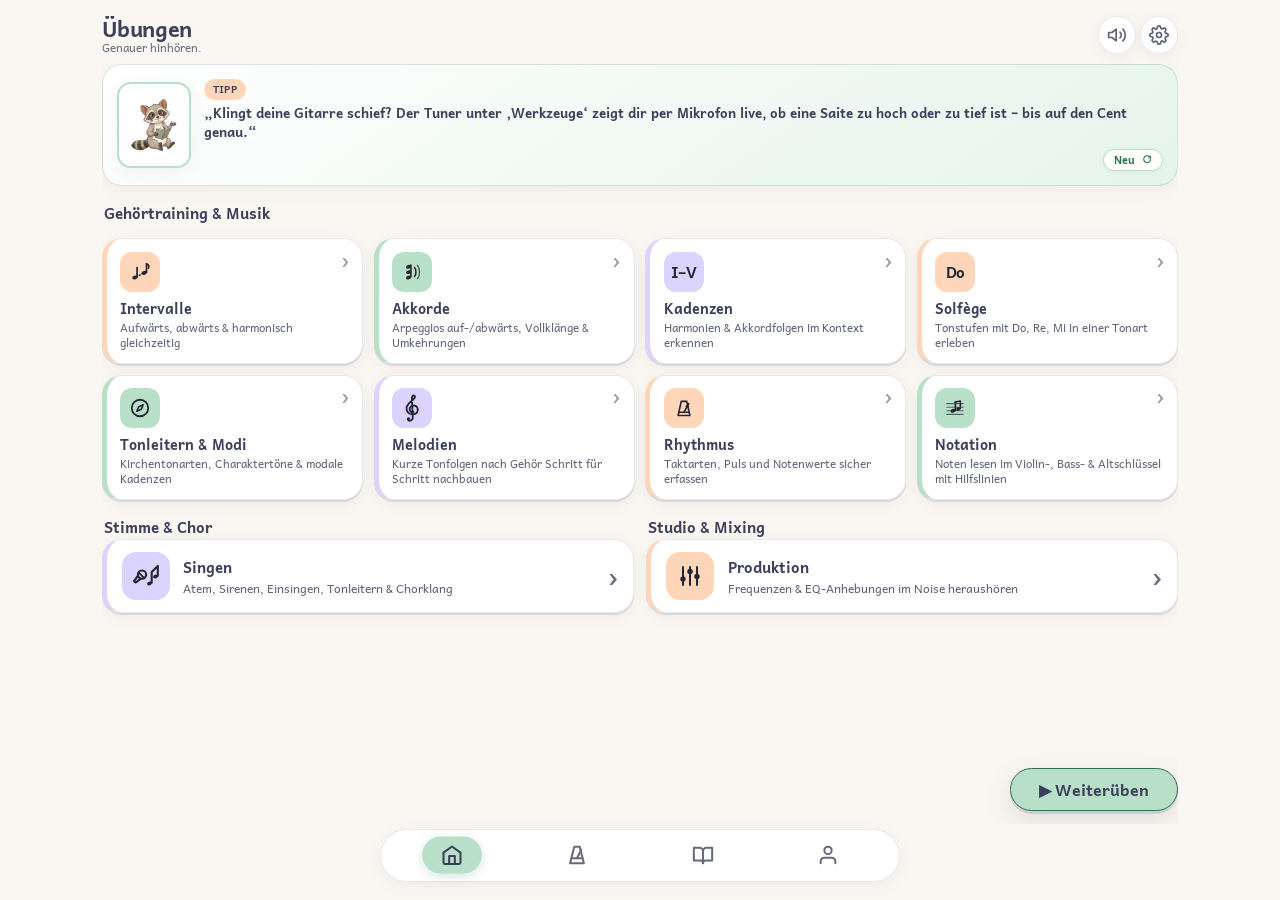
<file: index.html>
<!DOCTYPE html>
<html lang="de">
<head>
  <meta charset="UTF-8">
  <!-- Content-Security-Policy: Die App lädt nichts von fremden Servern – das schreibt die CSP fest (auch gegen
       manipulierte Theme-Werte wie url(https://…)). 'unsafe-inline' bleibt nötig: Inline-Skripte im <head>,
       das Mobile-Bundle (alles inline) und Capacitors eingefügtes Bridge-Skript. data: für Maskottchen,
       eingebettete Fonts im Bundle und den stummen iOS-Entsperr-Ton; blob: für den Profil-Download. -->
  <meta http-equiv="Content-Security-Policy" content="default-src 'self'; script-src 'self' 'unsafe-inline'; style-src 'self' 'unsafe-inline'; img-src 'self' data: blob:; font-src 'self' data:; media-src 'self' data: blob:; connect-src 'self'; worker-src 'self'; manifest-src 'self'; object-src 'none'; base-uri 'self'; form-action 'self'">
  <meta name="viewport" content="width=device-width, initial-scale=1.0, viewport-fit=cover">
  <title>Lauscher • Genauer hinhören.</title>
  <meta name="theme-color" id="metaThemeColor" content="#FAF7F2">
  <meta name="mobile-web-app-capable" content="yes">
  <meta name="apple-mobile-web-app-capable" content="yes">
  <meta name="apple-mobile-web-app-status-bar-style" content="default">
  <meta name="apple-mobile-web-app-title" content="Lauscher">
  <link rel="manifest" href="manifest.webmanifest">
  <link rel="icon" type="image/png" sizes="32x32" href="icons/favicon-32.png">
  <link rel="icon" type="image/png" sizes="64x64" href="icons/favicon-64.png">
  <link rel="apple-touch-icon" sizes="180x180" href="icons/apple-touch-icon.png">
  <link rel="preload" href="fonts/Andika/Andika-Regular.ttf" as="font" type="font/ttf" crossorigin>
  <link rel="preload" href="fonts/Andika/Andika-Bold.ttf" as="font" type="font/ttf" crossorigin>
  <link rel="preload" href="fonts/Andika/Andika-BoldItalic.ttf" as="font" type="font/ttf" crossorigin>
  <link rel="stylesheet" href="styles.css">
  <script>
    (function () {
      try {
        var raw = localStorage.getItem("lauschebaer_visual_prefs_v1");
        var prefs = raw ? JSON.parse(raw) : {};
        var hasProfileRaw = false;
        try { hasProfileRaw = Boolean(localStorage.getItem("lauschebaer_profile_v1")); } catch (_pErr) {}
        if ((!raw && !hasProfileRaw) || (prefs && prefs.onboardingDone === false)) {
          document.documentElement.setAttribute("data-first-run", "1");
        }
        if (prefs && prefs.explorerMode === true) {
          document.documentElement.setAttribute("data-explorer-mode", "1");
        }
        var lang = (prefs.language === "ar" || prefs.language === "en" || prefs.language === "es" || prefs.language === "fr" || prefs.language === "it" || prefs.language === "pl" || prefs.language === "tr" || prefs.language === "uk" || prefs.language === "ur") ? prefs.language : "de";
        document.documentElement.lang = lang;
        document.documentElement.dir = (lang === "ur" || lang === "ar") ? "rtl" : "ltr";
        document.documentElement.setAttribute("data-lang", lang);
        if (lang === "en") document.title = "Lauscher • Listen a little closer.";
        else if (lang === "es") document.title = "Lauscher • Escucha un poco más de cerca.";
        else if (lang === "fr") document.title = "Lauscher • Écouter d’un peu plus près.";
        else if (lang === "it") document.title = "Lauscher • Ascolta un po’ più da vicino.";
        else if (lang === "pl") document.title = "Lauscher • Wsłuchaj się uważniej.";
        else if (lang === "tr") document.title = "Lauscher • Biraz daha dikkatli dinle.";
        else if (lang === "uk") document.title = "Lauscher • Прислухайся трохи уважніше.";
        else if (lang === "ur") document.title = "Lauscher • ذرا غور سے سنیں۔";
        else if (lang === "ar") document.title = "Lauscher • استمع بتركيز أكبر.";
        var appearance = (prefs.appearance === "light" || prefs.appearance === "dark" || prefs.appearance === "system") ? prefs.appearance : "light";
        var isBuiltInTheme = (prefs.theme === "waldlichtung" || prefs.theme === "morgentau" || prefs.theme === "abenddaemmerung" || prefs.theme === "metal" || prefs.theme === "konzertsaal" || prefs.theme === "mitternacht");
        var isCustomTheme = (prefs.theme === "custom_1" || prefs.theme === "custom_2" || prefs.theme === "custom_3");
        var theme = (isBuiltInTheme || isCustomTheme) ? prefs.theme : "waldlichtung";
        if (prefs && prefs.explorerMode === true && theme === "metal") {
          theme = "waldlichtung";
        }
        var prefersDark = window.matchMedia && window.matchMedia("(prefers-color-scheme: dark)").matches;
        var effective = appearance === "system" ? (prefersDark ? "dark" : "light") : appearance;
        if (theme === "metal" || theme === "mitternacht") effective = "dark";
        var appliedCustomBg = "";
        if (isCustomTheme) {
          try {
            var rawCustom = localStorage.getItem("lauschebaer_custom_themes_v1");
            var customList = rawCustom ? JSON.parse(rawCustom) : [];
            var customEntry = null;
            for (var ci = 0; ci < (customList ? customList.length : 0); ci++) {
              if (customList[ci] && customList[ci].id === theme && customList[ci].cssVars) {
                customEntry = customList[ci];
                break;
              }
            }
            if (customEntry && customEntry.cssVars) {
              // Nur harmlose Farb-/Schatten-Werte übernehmen (kein url(…) usw. aus manipuliertem Speicher).
              // Gleiche Regeln wie isSafeCustomThemeCssVar() in js/catalogs.js – beide gemeinsam ändern.
              var CUSTOM_VAR_NAME_RE = /^--[a-z0-9-]{1,40}$/;
              var CUSTOM_VAR_VALUE_RE = /^[#a-zA-Z0-9 ,.%()-]{1,120}$/;
              var CUSTOM_VAR_BLOCKED_RE = /url|image|expression|attr|src|var/i;
              var cssKeys = Object.keys(customEntry.cssVars);
              for (var ki = 0; ki < cssKeys.length && ki < 80; ki++) {
                var cssVal = customEntry.cssVars[cssKeys[ki]];
                if (!CUSTOM_VAR_NAME_RE.test(cssKeys[ki]) || typeof cssVal !== "string") continue;
                if (!CUSTOM_VAR_VALUE_RE.test(cssVal) || CUSTOM_VAR_BLOCKED_RE.test(cssVal)) continue;
                document.documentElement.style.setProperty(cssKeys[ki], cssVal);
              }
              effective = customEntry.isDark ? "dark" : "light";
              appliedCustomBg = (typeof customEntry.metaBg === "string" && /^#[0-9a-fA-F]{3,8}$/.test(customEntry.metaBg)) ? customEntry.metaBg : "";
            } else {
              theme = "waldlichtung";
            }
          } catch (_customErr) {
            theme = "waldlichtung";
          }
        }
        document.documentElement.setAttribute("data-theme", theme);
        document.documentElement.setAttribute("data-appearance", effective);
        var meta = document.getElementById("metaThemeColor");
        if (meta) {
          var metaColors = {
            waldlichtung: { light: "#FAF7F2", dark: "#212329" },
            morgentau: { light: "#F3F8FA", dark: "#1E232A" },
            abenddaemmerung: { light: "#F7F4F8", dark: "#22202A" },
            metal: { light: "#090A0D", dark: "#090A0D" },
            konzertsaal: { light: "#F5EDE0", dark: "#17120D" },
            mitternacht: { light: "#0A0F1F", dark: "#0A0F1F" }
          };
          meta.setAttribute("content", appliedCustomBg || (metaColors[theme] && metaColors[theme][effective]) || "#FAF7F2");
        }
      } catch (_err) {
        document.documentElement.lang = "de";
        document.documentElement.setAttribute("data-lang", "de");
        document.documentElement.setAttribute("data-theme", "waldlichtung");
        document.documentElement.setAttribute("data-appearance", "light");
      }
    })();
  </script>
</head>
<body>

  <!-- Kurze Startup-Animation mit dem Lauscher-Logo -->
  <div id="startupSplash" class="startup-splash" aria-hidden="true">
    <div class="splash-center">
      <div class="splash-logo-stage">
        <span class="splash-ring splash-ring-1"></span>
        <span class="splash-ring splash-ring-2"></span>
        <div class="splash-badge"></div>
      </div>
      <div class="splash-title">Lauscher</div>
      <div class="splash-sub" data-i18n="app.tagline">Genauer hinhören.</div>
    </div>
  </div>

  <!-- Maskottchen-Grafiken früh laden, damit der Startbildschirm sofort den aktuellen Lauschebär zeigt
       (nicht erst, wenn alle Klang-Bundles und app.js geladen sind) -->
  <script src="samples/mascot-bundle.js"></script>
  <script src="samples/mascot-metal-bundle.js"></script>
  <script>
    (function () {
      var isMetal = document.documentElement && document.documentElement.getAttribute("data-theme") === "metal";
      var map = typeof LAUSCHER_MASCOT_DATA_URIS !== "undefined" ? LAUSCHER_MASCOT_DATA_URIS : null;
      var metalVariants = isMetal && typeof LAUSCHER_MASCOT_METAL_VARIANTS !== "undefined" && LAUSCHER_MASCOT_METAL_VARIANTS && Array.isArray(LAUSCHER_MASCOT_METAL_VARIANTS.listening)
        ? LAUSCHER_MASCOT_METAL_VARIANTS.listening
        : null;
      var variants = (metalVariants && metalVariants.length > 0)
        ? metalVariants
        : (typeof LAUSCHER_MASCOT_VARIANTS !== "undefined" && LAUSCHER_MASCOT_VARIANTS && Array.isArray(LAUSCHER_MASCOT_VARIANTS.listening)
          ? LAUSCHER_MASCOT_VARIANTS.listening
          : null);
      var uri = (variants && variants.length > 0)
        ? variants[Math.floor(Math.random() * variants.length)]
        : (map && (map.listening || map.logo || map.idle));
      var badge = document.querySelector("#startupSplash .splash-badge");
      if (!uri || !badge) return;
      badge.innerHTML = '<svg class="splash-mascot-svg" width="84" height="84" viewBox="-1 0 68 64" fill="none" xmlns="http://www.w3.org/2000/svg">'
        + '<image href="' + uri + '" x="0" y="2" width="60" height="60" preserveAspectRatio="xMidYMid meet"/>'
        + '<path class="splash-wave splash-wave-1" d="M56.5 14 C60.2 17.5 60.2 24 56.5 27.5" stroke="var(--sage-strong, #2E6F4E)" stroke-width="2.3" stroke-linecap="round"/>'
        + '<path class="splash-wave splash-wave-2" d="M60.2 11.2 C64.8 16.2 64.8 25.2 60.2 30.2" stroke="var(--sage-strong, #2E6F4E)" stroke-width="1.9" stroke-linecap="round"/>'
        + '</svg>';
    })();
  </script>

  <!-- Erststart-Einrichtung: Schritt-für-Schritt-Assistent (Sprache, Look, Profil, Schwerpunkt & Begrüßung) -->
  <div id="welcomeOnboarding" class="welcome-onboarding hidden" role="dialog" aria-modal="true" aria-labelledby="welcomeLangTitle">
    <div class="welcome-shell">
      <div id="welcomeProgressHeader" class="welcome-progress-header">
        <span id="welcomeProgressText" class="welcome-progress-text">Schritt 1 von 5</span>
        <div class="welcome-progress-track" aria-hidden="true">
          <div id="welcomeProgressFill" class="welcome-progress-fill" style="width: 20%;"></div>
        </div>
      </div>

      <!-- Seite 1: Sprachauswahl -->
      <div id="welcomeStepLang" class="welcome-step">
        <div class="welcome-mascot-stage">
          <div id="welcomeLangMascot" class="welcome-mascot-badge"></div>
        </div>
        <h1 id="welcomeLangTitle" class="welcome-brand-title">Lauscher</h1>
        <p class="welcome-lang-sub">Sprache wählen · Language · Langue · Мова</p>
        <div id="welcomeLangList" class="welcome-lang-list" role="list"></div>
      </div>

      <!-- Seite 2: Eigenes Musiker-Profil -->
      <div id="welcomeStepProfile" class="welcome-step hidden">
        <h2 id="welcomeProfileTitle" class="welcome-step-title" data-i18n="welcome.profileTitle">Dein Musiker-Profil</h2>
        <p id="welcomeProfileSub" class="welcome-step-sub" data-i18n="welcome.profileSub">Wie darf dich Lauscher begrüßen und welche Instrumente spielst du?</p>

        <div class="welcome-panel">
          <div class="welcome-field">
            <label class="account-label" for="welcomeProfileNameInput" data-i18n="space.nameLabel">Dein Name (optional)</label>
            <input type="text" id="welcomeProfileNameInput" class="account-input" maxlength="24" placeholder="z. B. Alex" data-i18n-placeholder="space.namePlaceholder">
          </div>
          <div class="welcome-field">
            <span class="account-label" data-i18n="space.instrumentsLabel">Deine Instrumente</span>
            <div id="welcomeInstrumentsGroup" class="profile-pills-wrap welcome-pills-wrap"></div>
          </div>
        </div>

        <div class="welcome-nav-row">
          <button type="button" id="welcomeProfileBackBtn" class="btn-tool welcome-back-btn" data-welcome-nav="prev" data-i18n="welcome.backBtn">← Zurück</button>
          <button type="button" id="welcomeProfileNextBtn" class="btn-primary-action welcome-next-btn" data-welcome-nav="next" data-i18n="welcome.nextBtn">Weiter →</button>
        </div>
      </div>

      <!-- Seite 4: Lernschwerpunkt -->
      <div id="welcomeStepFocus" class="welcome-step hidden">
        <h2 id="welcomeFocusTitle" class="welcome-step-title" data-i18n="welcome.focusTitle">Dein Lernschwerpunkt</h2>
        <p id="welcomeFocusSub" class="welcome-step-sub" data-i18n="welcome.focusSub">Worauf möchtest du dich zuerst konzentrieren?</p>

        <div class="welcome-panel">
          <div id="welcomeBeginnerOptInCard" class="welcome-beginner-optin-card">
            <div class="welcome-beginner-optin-head">
              <span class="k-card-tag tag-sage" data-i18n="welcome.beginnerOptInBadge">Einsteiger-Tour</span>
              <strong data-i18n="welcome.beginnerOptInTitle">Komplett neu in der Musikwelt?</strong>
            </div>
            <p class="welcome-beginner-optin-desc" data-i18n="welcome.beginnerOptInDesc">Möchtest du vor dem Start in 3 kurzen Schritten erfahren, was Intervalle, Akkorde &amp; Kadenzen sind und womit du am besten anfängst?</p>
            <div class="btn-group welcome-beginner-optin-group" role="group" aria-label="Einsteiger-Einführung" data-i18n-aria="welcome.beginnerOptInBadge">
              <button type="button" id="welcomeBeginnerOptInNoBtn" class="opt-btn active" data-welcome-beginner-optin="no" aria-pressed="true" data-i18n="welcome.beginnerOptInNo">Direkt starten</button>
              <button type="button" id="welcomeBeginnerOptInYesBtn" class="opt-btn" data-welcome-beginner-optin="yes" aria-pressed="false" data-i18n="welcome.beginnerOptInYes">Ja, Einführung starten</button>
            </div>
          </div>

          <div id="welcomeExplorerCard" class="welcome-explorer-card">
            <div class="welcome-beginner-optin-head">
              <span class="k-card-tag tag-peach" data-i18n="explorer.badge">Entdecker-Modus</span>
              <strong data-i18n="explorer.welcomeTitle">Für Kinder &amp; Musik-Einsteiger</strong>
            </div>
            <p class="welcome-beginner-optin-desc" data-i18n="explorer.welcomeDesc">Zeigt nur die wichtigsten Übungen und leichte Prüfungen. Eine Eltern-PIN kannst du später in den Einstellungen festlegen.</p>
            <div class="btn-group welcome-beginner-optin-group" role="group" aria-label="Entdecker-Modus" data-i18n-aria="explorer.badge">
              <button type="button" id="welcomeExplorerOffBtn" class="opt-btn active" aria-pressed="true" data-i18n="explorer.optAll">Alle Inhalte</button>
              <button type="button" id="welcomeExplorerOnBtn" class="opt-btn" aria-pressed="false" data-i18n="explorer.optOn">Entdecker-Modus</button>
            </div>
          </div>

          <div id="welcomeFocusList" class="welcome-focus-grid" role="radiogroup"></div>
        </div>

        <div class="welcome-nav-row">
          <button type="button" id="welcomeFocusBackBtn" class="btn-tool welcome-back-btn" data-welcome-nav="prev" data-i18n="welcome.backBtn">← Zurück</button>
          <button type="button" id="welcomeFocusNextBtn" class="btn-primary-action welcome-next-btn" data-welcome-nav="next" data-i18n="welcome.nextBtn">Weiter →</button>
        </div>
      </div>

      <!-- Optionaler Einsteiger-Step 1: Grundbegriffe der Musik -->
      <div id="welcomeStepBeginner1" class="welcome-step hidden">
        <span class="k-card-tag tag-sage welcome-beginner-step-pill" data-i18n="welcome.begStep1Tag">Einsteiger-Einführung • 1 / 3</span>
        <h2 id="welcomeBeginner1Title" class="welcome-step-title" data-i18n="welcome.begStep1Title">Die Bausteine der Musik – leicht erklärt</h2>
        <p id="welcomeBeginner1Sub" class="welcome-step-sub" data-i18n="welcome.begStep1Sub">Was für Musiker selbstverständlich klingt, besteht aus vier einfachen Grundideen:</p>

        <div class="welcome-panel welcome-beginner-panel">
          <div class="welcome-beginner-card">
            <strong data-i18n="welcome.begTermIntervalsTitle">Intervalle (Ton-Abstände)</strong>
            <p data-i18n="welcome.begTermIntervalsDesc">Ein Intervall ist einfach der Abstand zwischen zwei Tönen – wie zwei Treppenstufen. Liegen sie nah beieinander, klingt es nach einem kleinen Schritt; liegen sie weit auseinander, nach einem großen Sprung. Aus solchen Sprüngen entsteht jede Melodie.</p>
          </div>
          <div class="welcome-beginner-card">
            <strong data-i18n="welcome.begTermChordsTitle">Akkorde (Zusammenklänge)</strong>
            <p data-i18n="welcome.begTermChordsDesc">Wenn drei oder mehr Töne gleichzeitig erklingen, nennt man das einen Akkord. Die beiden wichtigsten Klangfarben sind Dur (wirkt oft hell, offen, strahlend) und Moll (wirkt oft weich, nachdenklich, warm).</p>
          </div>
          <div class="welcome-beginner-card">
            <strong data-i18n="welcome.begTermCadencesTitle">Kadenzen (Harmonische Wegweiser)</strong>
            <p data-i18n="welcome.begTermCadencesDesc">Eine Kadenz ist eine kurze Folge von Akkorden – wie Satzzeichen in einer Geschichte. Manche Akkorde bauen Spannung auf (wie ein Fragezeichen), andere führen wieder entspannt nach Hause zum Grundton (wie ein Punkt am Satzende).</p>
          </div>
          <div class="welcome-beginner-card">
            <strong data-i18n="welcome.begTermScalesTitle">Tonleitern, Solfège &amp; Rhythmus</strong>
            <p data-i18n="welcome.begTermScalesDesc">Eine Tonleiter ist der Ton-Vorrat eines Liedes. Mit Solfège (Do–Re–Mi) bekommt jede Stufe einen festen Rufnamen im Ohr, und der Rhythmus gibt der Musik ihren Puls, zu dem man automatisch mitwippt.</p>
          </div>
        </div>

        <div class="welcome-nav-row">
          <button type="button" id="welcomeBeginner1BackBtn" class="btn-tool welcome-back-btn" data-welcome-nav="prev" data-i18n="welcome.backBtn">← Zurück</button>
          <button type="button" id="welcomeBeginner1NextBtn" class="btn-primary-action welcome-next-btn" data-welcome-nav="next" data-i18n="welcome.nextBtn">Weiter →</button>
        </div>
      </div>

      <!-- Optionaler Einsteiger-Step 2: Sinnvolle Übungen für den Anfang -->
      <div id="welcomeStepBeginner2" class="welcome-step hidden">
        <span class="k-card-tag tag-peach welcome-beginner-step-pill" data-i18n="welcome.begStep2Tag">Einsteiger-Einführung • 2 / 3</span>
        <h2 id="welcomeBeginner2Title" class="welcome-step-title" data-i18n="welcome.begStep2Title">Was ist am Anfang sinnvoll zu üben?</h2>
        <p id="welcomeBeginner2Sub" class="welcome-step-sub" data-i18n="welcome.begStep2Sub">Du musst nicht alles auf einmal ausprobieren. Mit diesen 3 Schritten gelingt der Einstieg ganz entspannt:</p>

        <div class="welcome-panel welcome-beginner-panel">
          <div class="welcome-beginner-card">
            <strong data-i18n="welcome.begTip1Title">1. Intervalle (Stufe 1) &amp; der „Nur hören“-Modus</strong>
            <p data-i18n="welcome.begTip1Desc">Starte mit „Intervalle • Stufe 1 (Grundlagen)“. Dort gibt es nur wenige, gut unterscheidbare Tonabstände. Tipp: Schalte oben im Modul ruhig zuerst den „Nur hören“-Modus ein, um den Klängen ohne Abfrage-Druck zu lauschen.</p>
          </div>
          <div class="welcome-beginner-card">
            <strong data-i18n="welcome.begTip2Title">2. Akkorde (Dur vs. Moll) &amp; Rhythmus-Puls</strong>
            <p data-i18n="welcome.begTip2Desc">Achte bei „Akkorde • Stufe 1“ nur auf dein Bauchgefühl: Klingt der Akkord eher hell (Dur) oder weich und nachdenklich (Moll)? Im Modul „Rhythmus“ kannst du außerdem einfache Takte auf dem Tap-Pad nachklopfen.</p>
          </div>
          <div class="welcome-beginner-card">
            <strong data-i18n="welcome.begTip3Title">3. Kurze Melodien (Do – Fa) &amp; der Wissens-Hub</strong>
            <p data-i18n="welcome.begTip3Desc">In „Melodien • Stufe 1“ baust du kleine Tonfolgen aus nur 4 Tönen nach. Und wann immer dir ein Begriff neu ist, tippe unten in der Leiste auf das Buch-Symbol (Wissen) – dort ist alles mit Klangbeispielen zum Antippen erklärt.</p>
          </div>
          <button type="button" id="welcomeApplyBeginnerSetupBtn" class="btn-tool welcome-beginner-preset-btn" data-i18n="welcome.begApplyPresetBtn">Empfohlenen Startpunkt (Intervalle • Stufe 1) auswählen</button>
        </div>

        <div class="welcome-nav-row">
          <button type="button" id="welcomeBeginner2BackBtn" class="btn-tool welcome-back-btn" data-welcome-nav="prev" data-i18n="welcome.backBtn">← Zurück</button>
          <button type="button" id="welcomeBeginner2NextBtn" class="btn-primary-action welcome-next-btn" data-welcome-nav="next" data-i18n="welcome.nextBtn">Weiter →</button>
        </div>
      </div>

      <!-- Optionaler Einsteiger-Step 3: Ermutigung & Dranbleiben -->
      <div id="welcomeStepBeginner3" class="welcome-step hidden">
        <span class="k-card-tag tag-lilac welcome-beginner-step-pill" data-i18n="welcome.begStep3Tag">Einsteiger-Einführung • 3 / 3</span>
        <h2 id="welcomeBeginner3Title" class="welcome-step-title" data-i18n="welcome.begStep3Title">Lass dich am Anfang nicht erschlagen!</h2>
        <p id="welcomeBeginner3Sub" class="welcome-step-sub" data-i18n="welcome.begStep3Sub">Ein ehrlicher Hinweis, bevor du deinen ersten Ton abspielst:</p>

        <div class="welcome-panel welcome-beginner-panel">
          <div class="welcome-beginner-card welcome-beginner-encourage-card">
            <strong data-i18n="welcome.begEncourage1Title">Es ist völlig normal, sich anfangs überwältigt zu fühlen</strong>
            <p data-i18n="welcome.begEncourage1Desc">Begriffe wie „Quinte“, „Kadenz“, „Solfège“ oder „Notenschlüssel“ wirken am Anfang oft wie eine riesige Flut an Informationen. Wenn du dich davon erst einmal erschlagen fühlst oder oft danebenliegst, ist das vollkommen normal – und bedeutet niemals, dass du „unmusikalisch“ bist!</p>
          </div>
          <div class="welcome-beginner-card">
            <strong data-i18n="welcome.begEncourage2Title">Das Geheimnis ist einfach, entspannt am Ball zu bleiben</strong>
            <p data-i18n="welcome.begEncourage2Desc">Musikalisches Gehör wächst wie eine Sprache durch kleine, regelmäßige Gewohnheiten. Schon 5 ruhige Minuten alle paar Tage reichen aus. In Lauscher gibt es keinen Punktedruck: Jeder falsche Tipp ist einfach ein kostenloser Hör-Vergleich für dein Ohr.</p>
          </div>
          <div class="welcome-beginner-card">
            <strong data-i18n="welcome.begEncourage3Title">Nimm dir Zeit &amp; nutze alle Hörhilfen</strong>
            <p data-i18n="welcome.begEncourage3Desc">Nutze jederzeit „Grundton hören“, „Ton nochmal“ oder die A/B-Vergleiche. Mach eine Pause, sobald dein Kopf voll ist, und bleib einfach neugierig dran – schon nach kurzer Zeit wirst du staunen, was dein Ohr plötzlich wie von selbst erkennt!</p>
          </div>
        </div>

        <div class="welcome-nav-row">
          <button type="button" id="welcomeBeginner3BackBtn" class="btn-tool welcome-back-btn" data-welcome-nav="prev" data-i18n="welcome.backBtn">← Zurück</button>
          <button type="button" id="welcomeBeginner3NextBtn" class="btn-primary-action welcome-next-btn" data-welcome-nav="next" data-i18n="welcome.nextBtn">Weiter →</button>
        </div>
      </div>

      <!-- Seite 6: Begrüßung & Start -->
      <div id="welcomeStepGreet" class="welcome-step welcome-step-greet hidden" aria-live="polite">
        <div class="welcome-mascot-stage is-greet">
          <span class="splash-ring splash-ring-1" aria-hidden="true"></span>
          <span class="splash-ring splash-ring-2" aria-hidden="true"></span>
          <div id="welcomeGreetMascot" class="welcome-mascot-badge is-greet"></div>
        </div>
        <h2 id="welcomeGreetTitle" class="welcome-greet-title"></h2>
        <p id="welcomeGreetBody" class="welcome-greet-body"></p>
        <div class="welcome-greet-actions">
          <button type="button" id="welcomeGreetBeginnerBtn" class="btn-tool welcome-greet-beginner-btn" data-i18n="welcome.greetBeginnerBtn">Komplett neu in der Musik? Kurze Einführung starten</button>
          <div class="welcome-nav-row welcome-greet-nav-row">
            <button type="button" id="welcomeGreetBackBtn" class="btn-tool welcome-back-btn" data-welcome-nav="prev" data-i18n="welcome.backBtn">← Zurück</button>
            <button id="welcomeContinueBtn" type="button" class="btn-primary-action welcome-next-btn welcome-continue-btn"></button>
          </div>
          <div class="welcome-auto-progress" aria-hidden="true">
            <div id="welcomeAutoFill" class="welcome-auto-fill"></div>
          </div>
          <p id="welcomeRedirectHint" class="welcome-redirect-hint"></p>
        </div>
      </div>
    </div>
  </div>

  <div class="app-shell">

    <!-- ==========================================
         TOP APP BAR
         ========================================== -->
    <header class="top-bar">
      <div class="top-bar-left">
        <button id="backBtn" class="back-btn hidden" title="Zurück" aria-label="Zurück" data-i18n-title="nav.backTitle" data-i18n-aria="nav.backTitle">
          <svg width="20" height="20" viewBox="0 0 24 24" fill="none" stroke="currentColor" stroke-width="2.4" stroke-linecap="round" stroke-linejoin="round">
            <line x1="19" y1="12" x2="5" y2="12"/><polyline points="12 19 5 12 12 5"/>
          </svg>
        </button>

        <div class="app-brand">
          <div>
            <div class="brand-title-wrap">
              <span id="headerMainTitle" class="brand-name">Übungen</span>
            </div>
            <span id="subHeaderInfo" class="brand-sub" data-i18n="app.tagline">Genauer hinhören.</span>
          </div>
        </div>
      </div>

      <!-- Rechts: Streak-Pille (in Übungen), Hausaufgabe teilen, Lautstärke & Einstellungen -->
      <div class="header-actions">
        <div id="stageStreakPill" class="stage-streak-pill hidden" aria-live="polite"></div>
        <button id="shareHomeworkHeaderBtn" type="button" class="icon-btn hidden" title="Als Hausaufgabe teilen (Link & QR-Code)" aria-label="Als Hausaufgabe teilen" data-i18n-title="homework.headerBtnTitle" data-i18n-aria="homework.headerBtnAria">
          <svg width="19" height="19" viewBox="0 0 24 24" fill="none" stroke="currentColor" stroke-width="2" stroke-linecap="round" stroke-linejoin="round" aria-hidden="true">
            <rect x="3" y="3" width="7" height="7" rx="1"/>
            <rect x="14" y="3" width="7" height="7" rx="1"/>
            <rect x="3" y="14" width="7" height="7" rx="1"/>
            <path d="M14 14h3v3h-3zM19 14h2v2M14 19h2v2M19 19h2v2"/>
          </svg>
        </button>

        <button id="openMixerBtn" class="icon-btn" title="Lautstärke" aria-label="Lautstärke" data-i18n-title="header.mixerTitle" data-i18n-aria="header.mixerTitle">
          <svg id="masterVolIcon" width="20" height="20" viewBox="0 0 24 24" fill="none" stroke="currentColor" stroke-width="2" stroke-linecap="round" stroke-linejoin="round">
            <polygon points="11 5 6 9 2 9 2 15 6 15 11 19 11 5"/><path d="M15.54 8.46a5 5 0 0 1 0 7.07"/><path d="M19.07 4.93a10 10 0 0 1 0 14.14"/>
          </svg>
        </button>

        <button id="openSettingsBtn" class="icon-btn" title="Einstellungen, Sprache & Theme" aria-label="Einstellungen" data-i18n-title="header.settingsTitle" data-i18n-aria="header.settingsAria">
          <svg width="20" height="20" viewBox="0 0 24 24" fill="none" stroke="currentColor" stroke-width="2" stroke-linecap="round" stroke-linejoin="round">
            <circle cx="12" cy="12" r="3"/><path d="M19.4 15a1.65 1.65 0 0 0 .33 1.82l.06.06a2 2 0 0 1-2.83 2.83l-.06-.06a1.65 1.65 0 0 0-1.82-.33 1.65 1.65 0 0 0-1 1.51V21a2 2 0 0 1-4 0v-.09A1.65 1.65 0 0 0 9 19.4a1.65 1.65 0 0 0-1.82.33l-.06.06a2 2 0 0 1-2.83-2.83l.06-.06a1.65 1.65 0 0 0 .33-1.82 1.65 1.65 0 0 0-1.51-1H3a2 2 0 0 1 0-4h.09A1.65 1.65 0 0 0 4.6 9a1.65 1.65 0 0 0-.33-1.82l-.06-.06a2 2 0 0 1 2.83-2.83l.06.06a1.65 1.65 0 0 0 1.82.33H9a1.65 1.65 0 0 0 1-1.51V3a2 2 0 0 1 4 0v.09a1.65 1.65 0 0 0 1 1.51 1.65 1.65 0 0 0 1.82-.33l.06-.06a2 2 0 0 1 2.83 2.83l-.06.06a1.65 1.65 0 0 0-.33 1.82V9a1.65 1.65 0 0 0 1.51 1H21a2 2 0 0 1 0 4h-.09a1.65 1.65 0 0 0-1.51 1z"/>
          </svg>
        </button>
      </div>
    </header>

    <!-- =====================================================
         BÜHNE FÜR ANIMIERTE ANSICHTSWECHSEL (.views-stage)
         ===================================================== -->
    <div class="views-stage">

    <!-- =====================================================
         ANSICHT 1: STARTSEITE (#viewHome) – Aufgeräumter Hub
         ===================================================== -->
    <main id="viewHome" class="view-container">
      
      <section class="hero-card">
        <div class="hero-top">
          <button id="heroMascotBtn" type="button" class="hero-mascot-btn" title="Tippe für einen neuen Gedanken" data-i18n-title="home.refreshQuoteTitle" aria-label="Tippe für einen neuen Gedanken" data-i18n-aria="home.refreshQuoteTitle">
            <div class="hero-mascot-avatar" id="heroMascotSvg"></div>
          </button>
          <div class="hero-bubble">
            <span id="quoteCategoryBadge" class="quote-badge">Willkommen</span>
            <p id="heroQuoteText" class="hero-quote-text">
              „Schön, dass du da bist! Heute entdecken wir, wie Musik Geschichten erzählt.“
            </p>
            <div class="hero-bubble-footer">
              <button id="refreshQuoteBtn" type="button" class="hero-quote-new-btn" title="Tippe für einen neuen Gedanken" data-i18n-title="home.refreshQuoteTitle">
                <span data-i18n="home.newQuote">Neu</span><svg class="inline-glyph inline-glyph-after" viewBox="0 0 24 24" fill="none" stroke="currentColor" stroke-width="2.5" stroke-linecap="round" stroke-linejoin="round" aria-hidden="true"><path d="M20 12a8 8 0 1 1-2.35-5.66"/><path d="M20 4.5v4.6h-4.6"/></svg>
              </button>
            </div>
          </div>
        </div>

        <div id="homeQuickMixBar" class="home-quick-mix-bar hidden"></div>
      </section>

      <div class="section-heading-row">
        <h2 class="section-heading" data-i18n="home.exercisesHeading">Gehörtraining &amp; Musik</h2>
        <button id="homeExplorerBadge" type="button" class="home-explorer-badge hidden" title="Entdecker-Modus in den Einstellungen verwalten" data-i18n-title="explorer.homeBadgeTitle">
          <svg width="13" height="13" viewBox="0 0 24 24" fill="none" stroke="currentColor" stroke-width="2.2" stroke-linecap="round" stroke-linejoin="round" aria-hidden="true">
            <circle cx="12" cy="12" r="10"/>
            <polygon points="16.24 7.76 14.12 14.12 7.76 16.24 9.88 9.88 16.24 7.76"/>
          </svg>
          <span id="homeExplorerBadgeLabel" data-i18n="explorer.badge">Entdecker-Modus</span>
        </button>
      </div>

      <div class="category-nav-list category-grid-home">
        
        <button class="category-nav-card card-accent-peach" data-open-category="interval">
          <div class="cat-icon-box badge-peach">
            <svg class="icon-svg-large" width="30" height="30" viewBox="0 0 28 28" fill="none" xmlns="http://www.w3.org/2000/svg">
              <ellipse cx="7.5" cy="21" rx="3.4" ry="2.5" transform="rotate(-18 7.5 21)" fill="currentColor"/>
              <line x1="10.3" y1="20.2" x2="10.3" y2="8.5" stroke="currentColor" stroke-width="2.2" stroke-linecap="round"/>
              <ellipse cx="19.5" cy="15" rx="3.4" ry="2.5" transform="rotate(-18 19.5 15)" fill="currentColor"/>
              <line x1="22.3" y1="14.2" x2="22.3" y2="3.5" stroke="currentColor" stroke-width="2.2" stroke-linecap="round"/>
              <path d="M22.3 3.5 C25 4.8 25.8 7 24.8 9.2" stroke="currentColor" stroke-width="2" stroke-linecap="round" fill="none"/>
              <path d="M13 18.5 L16.5 16" stroke="currentColor" stroke-width="1.8" stroke-linecap="round" stroke-dasharray="1.5 2.5"/>
            </svg>
          </div>
          <div class="cat-text-box">
            <h3 data-i18n="home.catIntervals">Intervalle</h3>
            <p data-i18n="home.catIntervalsDesc">Aufwärts, abwärts &amp; harmonisch gleichzeitig</p>
          </div>
          <span class="cat-chevron">›</span>
        </button>

        <button class="category-nav-card card-accent-sage" data-open-category="chords">
          <div class="cat-icon-box badge-sage">
            <svg class="icon-svg-large" width="28" height="28" viewBox="0 0 28 28" fill="none" xmlns="http://www.w3.org/2000/svg" aria-hidden="true">
              <ellipse cx="9.6" cy="21" rx="3.3" ry="2.3" transform="rotate(-16 9.6 21)" fill="currentColor"/>
              <ellipse cx="9.6" cy="14.2" rx="3.3" ry="2.3" transform="rotate(-16 9.6 14.2)" fill="currentColor"/>
              <ellipse cx="9.6" cy="7.4" rx="3.3" ry="2.3" transform="rotate(-16 9.6 7.4)" fill="currentColor"/>
              <line x1="12.6" y1="20.2" x2="12.6" y2="5.2" stroke="currentColor" stroke-width="2.1" stroke-linecap="round"/>
              <path d="M17.2 8.2C19.6 10.6 19.6 17.4 17.2 19.8" stroke="currentColor" stroke-width="2" stroke-linecap="round"/>
              <path d="M21 5.6C24.4 9.5 24.4 18.5 21 22.4" stroke="currentColor" stroke-width="1.8" stroke-linecap="round" opacity="0.72"/>
            </svg>
          </div>
          <div class="cat-text-box">
            <h3 data-i18n="home.catChords">Akkorde</h3>
            <p data-i18n="home.catChordsDesc">Arpeggios auf-/abwärts, Vollklänge &amp; Umkehrungen</p>
          </div>
          <span class="cat-chevron">›</span>
        </button>

        <button class="category-nav-card card-accent-lilac" data-open-category="cadence">
          <div class="cat-icon-box badge-lilac">
            <span class="icon-text-glyph">I–V</span>
          </div>
          <div class="cat-text-box">
            <h3 data-i18n="home.catCadences">Kadenzen</h3>
            <p data-i18n="home.catCadencesDesc">Harmonien & Akkordfolgen im Kontext erkennen</p>
          </div>
          <span class="cat-chevron">›</span>
        </button>

        <button class="category-nav-card card-accent-peach" data-open-category="solfege">
          <div class="cat-icon-box badge-peach">
            <span class="icon-text-glyph">Do</span>
          </div>
          <div class="cat-text-box">
            <h3 data-i18n="home.catSolfege">Solfège</h3>
            <p data-i18n="home.catSolfegeDesc">Tonstufen mit Do, Re, Mi in einer Tonart erleben</p>
          </div>
          <span class="cat-chevron">›</span>
        </button>

        <button class="category-nav-card card-accent-sage" data-open-category="modes" data-explorer-hide="1">
          <div class="cat-icon-box badge-sage">
            <svg class="icon-svg-large" width="28" height="28" viewBox="0 0 24 24" fill="none" xmlns="http://www.w3.org/2000/svg" aria-hidden="true">
              <circle cx="12" cy="12" r="9" stroke="currentColor" stroke-width="2"/>
              <polygon points="15.5 8.5 13.4 13.4 8.5 15.5 10.6 10.6 15.5 8.5" stroke="currentColor" stroke-width="1.8" stroke-linejoin="round"/>
            </svg>
          </div>
          <div class="cat-text-box">
            <h3 data-i18n="home.catModes">Tonleitern &amp; Modi</h3>
            <p data-i18n="home.catModesDesc">Kirchentonarten, Charaktertöne &amp; modale Kadenzen</p>
          </div>
          <span class="cat-chevron">›</span>
        </button>

        <button class="category-nav-card card-accent-lilac" data-open-category="melody">
          <div class="cat-icon-box badge-lilac">
            <svg class="icon-svg-large melody-clef-icon" width="28" height="28" viewBox="4.5 1.5 19.5 33" fill="none" xmlns="http://www.w3.org/2000/svg" aria-hidden="true">
              <path d="M15.8 25.5 C19.5 25.2 21.5 22.4 21 19 C20.4 15.5 17.2 14.3 14.3 15.4 C11.5 16.5 10.6 19.5 12.2 21.6 C13.2 22.9 14.9 23.2 16.1 22.4" stroke="currentColor" stroke-width="2.2" stroke-linecap="round" stroke-linejoin="round"/>
              <path d="M15.8 25.5 C10.4 25.6 7.5 22.3 7.8 17.9 C8.2 13.2 13.5 10.5 16.6 7 C18.1 5.3 18.2 3.3 16.5 3.1 C14.8 2.9 14 4.8 14.2 7.5 L15.1 29.2 C15.2 31.6 13.6 33.2 11.4 33 C10.2 32.9 9.5 32.2 9.4 31.2" stroke="currentColor" stroke-width="2.2" stroke-linecap="round" stroke-linejoin="round"/>
              <circle cx="10.2" cy="30.8" r="2" fill="currentColor"/>
            </svg>
          </div>
          <div class="cat-text-box">
            <h3 data-i18n="home.catMelodies">Melodien</h3>
            <p data-i18n="home.catMelodiesDesc">Kurze Tonfolgen nach Gehör Schritt für Schritt nachbauen</p>
          </div>
          <span class="cat-chevron">›</span>
        </button>

        <button class="category-nav-card card-accent-peach" data-open-category="rhythm">
          <div class="cat-icon-box badge-peach">
            <svg class="icon-svg-large" width="28" height="28" viewBox="0 0 28 28" fill="none" xmlns="http://www.w3.org/2000/svg">
              <path d="M10.5 5.5H17.5L21.5 23.5H6.5L10.5 5.5Z" stroke="currentColor" stroke-width="2.1" stroke-linejoin="round"/>
              <line x1="8.5" y1="19.5" x2="19.5" y2="19.5" stroke="currentColor" stroke-width="1.8" stroke-linecap="round"/>
              <line x1="14" y1="19.5" x2="20" y2="8.5" stroke="currentColor" stroke-width="2.1" stroke-linecap="round"/>
              <circle cx="18.1" cy="12" r="2" fill="currentColor"/>
            </svg>
          </div>
          <div class="cat-text-box">
            <h3 data-i18n="home.catRhythm">Rhythmus</h3>
            <p data-i18n="home.catRhythmDesc">Taktarten, Puls und Notenwerte sicher erfassen</p>
          </div>
          <span class="cat-chevron">›</span>
        </button>

        <button class="category-nav-card card-accent-sage" data-open-category="notation">
          <div class="cat-icon-box badge-sage">
            <svg class="icon-svg-large" width="28" height="28" viewBox="0 0 28 28" fill="none" xmlns="http://www.w3.org/2000/svg" aria-hidden="true">
              <line x1="3.5" y1="8.5" x2="24.5" y2="8.5" stroke="currentColor" stroke-width="1.5" stroke-linecap="round" opacity="0.65"/>
              <line x1="3.5" y1="13" x2="24.5" y2="13" stroke="currentColor" stroke-width="1.5" stroke-linecap="round" opacity="0.65"/>
              <line x1="3.5" y1="17.5" x2="24.5" y2="17.5" stroke="currentColor" stroke-width="1.5" stroke-linecap="round" opacity="0.65"/>
              <line x1="3.5" y1="22" x2="24.5" y2="22" stroke="currentColor" stroke-width="1.5" stroke-linecap="round" opacity="0.65"/>
              <ellipse cx="11.5" cy="17.5" rx="3.4" ry="2.4" transform="rotate(-18 11.5 17.5)" fill="currentColor"/>
              <line x1="14.5" y1="16.8" x2="14.5" y2="6.2" stroke="currentColor" stroke-width="2.1" stroke-linecap="round"/>
              <path d="M14.5 6.4L20.8 5.2V14.5" stroke="currentColor" stroke-width="2.0" stroke-linecap="round" stroke-linejoin="round"/>
              <ellipse cx="18.3" cy="15.2" rx="2.9" ry="2.1" transform="rotate(-18 18.3 15.2)" fill="currentColor"/>
            </svg>
          </div>
          <div class="cat-text-box">
            <h3 data-i18n="home.catNotation">Notation</h3>
            <p data-i18n="home.catNotationDesc">Noten lesen im Violin-, Bass- &amp; Altschlüssel mit Hilfslinien</p>
          </div>
          <span class="cat-chevron">›</span>
        </button>
      </div>

      <div class="home-extra-sections">
        <div class="home-extra-group">
          <div class="section-heading-row">
            <h2 class="section-heading" data-i18n="home.voiceHeading">Stimme &amp; Chor</h2>
          </div>

          <div class="category-nav-list">
            <button class="category-nav-card card-accent-lilac category-card-wide" data-open-category="warmup">
              <div class="cat-icon-box badge-lilac">
                <svg class="icon-svg-large" width="28" height="28" viewBox="0 0 28 28" fill="none" stroke="currentColor" stroke-width="2.1" stroke-linecap="round" stroke-linejoin="round" aria-hidden="true">
                  <circle cx="10.0" cy="12.6" r="4.15"/>
                  <line x1="6.53" y1="10.33" x2="12.27" y2="16.07" stroke-width="1.7"/>
                  <path d="M 6.0 13.7 L 2.05 19.07 Q 2.08 20.52 3.53 20.55 L 8.9 16.6"/>
                  <ellipse cx="17.5" cy="21.4" rx="2.55" ry="1.85" transform="rotate(-18 17.5 21.4)" fill="currentColor" stroke="none"/>
                  <ellipse cx="23.6" cy="14.5" rx="2.55" ry="1.85" transform="rotate(-18 23.6 14.5)" fill="currentColor" stroke="none"/>
                  <path d="M19.7 20.7 V9.9 L25.8 3.9 V13.8"/>
                </svg>
              </div>
              <div class="cat-text-box">
                <h3 data-i18n="home.catWarmup">Singen</h3>
                <p data-i18n="home.catWarmupDesc">Atem, Sirenen, Einsingen, Tonleitern &amp; Chorklang</p>
              </div>
              <span class="cat-chevron">›</span>
            </button>
          </div>
        </div>

        <div class="home-extra-group" data-explorer-hide="1">
          <div class="section-heading-row">
            <h2 class="section-heading" data-i18n="home.studioHeading">Studio &amp; Mixing</h2>
          </div>

          <div class="category-nav-list">
            <button class="category-nav-card card-accent-peach category-card-wide" data-open-category="production">
              <div class="cat-icon-box badge-peach">
                <svg class="icon-svg-large" width="28" height="28" viewBox="0 0 28 28" fill="none" xmlns="http://www.w3.org/2000/svg" aria-hidden="true">
                  <line x1="7" y1="5" x2="7" y2="23" stroke="currentColor" stroke-width="2" stroke-linecap="round"/>
                  <line x1="14" y1="5" x2="14" y2="23" stroke="currentColor" stroke-width="2" stroke-linecap="round"/>
                  <line x1="21" y1="5" x2="21" y2="23" stroke="currentColor" stroke-width="2" stroke-linecap="round"/>
                  <circle cx="7" cy="17" r="2.7" fill="currentColor"/>
                  <circle cx="14" cy="9.5" r="2.7" fill="currentColor"/>
                  <circle cx="21" cy="14.5" r="2.7" fill="currentColor"/>
                </svg>
              </div>
              <div class="cat-text-box">
                <h3 data-i18n="home.catProduction">Produktion</h3>
                <p data-i18n="home.catProductionDesc">Frequenzen &amp; EQ-Anhebungen im Noise heraushören</p>
              </div>
              <span class="cat-chevron">›</span>
            </button>
          </div>
        </div>
      </div>

      <div class="home-fab-anchor">
        <button id="quickStartBtn" type="button" class="btn-primary-action home-continue-fab">
          <span id="quickStartLabel" data-i18n="home.continue">▶ Weiterüben</span>
        </button>
      </div>
    </main>

    <!-- =====================================================
         ANSICHT 1b: UNTERSEITE EINES ÜBUNGSTYPS (#viewCategory)
         ===================================================== -->
    <main id="viewCategory" class="view-container hidden">
      <div id="categoryPageContent" class="category-page-content"></div>
    </main>

    <!-- =====================================================
         ANSICHT 1c: ANLEITUNG JE ÜBUNGSTYP (#viewCategoryHelp)
         ===================================================== -->
    <main id="viewCategoryHelp" class="view-container hidden">
      <div id="categoryHelpContent" class="knowledge-detail-content"></div>
    </main>

    <!-- =====================================================
         ANSICHT 1d: PRÜFUNGS-AUSWAHL JE KATEGORIE (#viewExamSetup)
         ===================================================== -->
    <main id="viewExamSetup" class="view-container hidden">
      <div id="examSetupContent" class="category-page-content"></div>
    </main>

    <!-- =====================================================
         ANSICHT 1e: WERKZEUGE (#viewTools)
         ===================================================== -->
    <main id="viewTools" class="view-container hidden">
      <div class="category-nav-list tools-card-list">
        <button id="openMetronomeBtn" class="category-nav-card card-accent-sage category-card-wide" type="button" data-open-tool="metronome">
          <div class="cat-icon-box badge-sage">
            <svg class="icon-svg-large" width="28" height="28" viewBox="0 0 28 28" fill="none" xmlns="http://www.w3.org/2000/svg" aria-hidden="true">
              <path d="M8.5 23L12.2 6h3.6L19.5 23H8.5z" stroke="currentColor" stroke-width="2" stroke-linejoin="round"/>
              <line x1="14" y1="20" x2="19.5" y2="9" stroke="currentColor" stroke-width="2.1" stroke-linecap="round"/>
              <circle cx="18.3" cy="11.3" r="1.9" fill="currentColor"/>
              <line x1="7" y1="23" x2="21" y2="23" stroke="currentColor" stroke-width="2" stroke-linecap="round"/>
            </svg>
          </div>
          <div class="cat-text-box">
            <h3 data-i18n="tools.metronomeTitle">Metronom</h3>
            <p data-i18n="tools.metronomeSub">Tap-Tempo, Zählzeiten, Unterteilungen &amp; Profile</p>
          </div>
          <span class="cat-chevron">›</span>
        </button>

        <button id="openCircleBtn" class="category-nav-card card-accent-lilac category-card-wide" type="button" data-open-tool="circle" data-explorer-hide="1">
          <div class="cat-icon-box badge-lilac">
            <svg class="icon-svg-large" width="28" height="28" viewBox="0 0 24 24" fill="none" stroke="currentColor" stroke-width="1.75" stroke-linecap="round" stroke-linejoin="round" aria-hidden="true">
              <path d="M 5.49 5.49 A 9.2 9.2 0 0 1 9.62 3.11 L 10.73 7.27 A 4.9 4.9 0 0 0 8.54 8.54 Z" fill="currentColor" fill-opacity="0.14" stroke="none"/>
              <path d="M 14.38 3.11 A 9.2 9.2 0 0 1 18.51 5.49 L 15.46 8.54 A 4.9 4.9 0 0 0 13.27 7.27 Z" fill="currentColor" fill-opacity="0.14" stroke="none"/>
              <path d="M 9.62 3.11 A 9.2 9.2 0 0 1 14.38 3.11 L 13.27 7.27 A 4.9 4.9 0 0 0 10.73 7.27 Z" fill="currentColor" fill-opacity="0.34" stroke="none"/>
              <circle cx="12" cy="12" r="9.2"/>
              <circle cx="12" cy="12" r="4.9" stroke-width="1.5"/>
              <g stroke-width="1.0" opacity="0.72">
                <line x1="10.73" y1="16.73" x2="9.62" y2="20.89"/>
                <line x1="8.54" y1="15.46" x2="5.49" y2="18.51"/>
                <line x1="7.27" y1="13.27" x2="3.11" y2="14.38"/>
                <line x1="7.27" y1="10.73" x2="3.11" y2="9.62"/>
                <line x1="8.54" y1="8.54" x2="5.49" y2="5.49"/>
                <line x1="10.73" y1="7.27" x2="9.62" y2="3.11"/>
                <line x1="13.27" y1="7.27" x2="14.38" y2="3.11"/>
                <line x1="15.46" y1="8.54" x2="18.51" y2="5.49"/>
                <line x1="16.73" y1="10.73" x2="20.89" y2="9.62"/>
                <line x1="16.73" y1="13.27" x2="20.89" y2="14.38"/>
                <line x1="15.46" y1="15.46" x2="18.51" y2="18.51"/>
                <line x1="13.27" y1="16.73" x2="14.38" y2="20.89"/>
              </g>
              <ellipse cx="11.1" cy="13.5" rx="1.45" ry="1.05" transform="rotate(-18 11.1 13.5)" fill="currentColor" stroke="none"/>
              <path d="M12.3 13.1 V9.1 C13.6 9.6 14.2 10.6 13.8 11.5" stroke-width="1.45"/>
            </svg>
          </div>
          <div class="cat-text-box">
            <div class="tool-card-title-row">
              <h3 data-i18n="tools.circleTitle">Quintenzirkel</h3>
            </div>
            <p data-i18n="tools.circleSub">Interaktives Klangrad, Akkorde, Vorzeichen &amp; Modulation</p>
          </div>
          <span class="cat-chevron">›</span>
        </button>

        <button id="openFreeplayBtn" class="category-nav-card card-accent-peach category-card-wide" type="button" data-open-tool="freeplay">
          <div class="cat-icon-box badge-peach">
            <svg class="icon-svg-large" width="28" height="28" viewBox="0 0 28 28" fill="none" xmlns="http://www.w3.org/2000/svg" aria-hidden="true">
              <rect x="4" y="6" width="20" height="16" rx="2.5" stroke="currentColor" stroke-width="2"/>
              <line x1="10.67" y1="6" x2="10.67" y2="22" stroke="currentColor" stroke-width="1.6"/>
              <line x1="17.33" y1="6" x2="17.33" y2="22" stroke="currentColor" stroke-width="1.6"/>
              <rect x="8.7" y="6" width="3.9" height="9.5" rx="1" fill="currentColor"/>
              <rect x="15.4" y="6" width="3.9" height="9.5" rx="1" fill="currentColor"/>
            </svg>
          </div>
          <div class="cat-text-box">
            <div class="tool-card-title-row">
              <h3 data-i18n="tools.freeplayTitle">Freies Spiel</h3>
            </div>
            <p data-i18n="tools.freeplaySub">Freie Klaviatur &amp; Akkord-Flächen mit allen Mixer-Klängen</p>
          </div>
          <span class="cat-chevron">›</span>
        </button>

        <button id="openTunerBtn" class="category-nav-card card-accent-lilac category-card-wide" type="button" data-open-tool="tuner">
          <div class="cat-icon-box badge-lilac">
            <svg class="icon-svg-large" width="28" height="28" viewBox="0 0 28 28" fill="none" xmlns="http://www.w3.org/2000/svg" aria-hidden="true">
              <path d="M9.5 4.5V12C9.5 14.4853 11.5147 16.5 14 16.5C16.4853 16.5 18.5 14.4853 18.5 12V4.5" stroke="currentColor" stroke-width="2.1" stroke-linecap="round" stroke-linejoin="round"/>
              <line x1="14" y1="16.5" x2="14" y2="23.5" stroke="currentColor" stroke-width="2.1" stroke-linecap="round"/>
              <circle cx="14" cy="23.5" r="1.6" fill="currentColor"/>
              <path d="M5.8 6.8C4.6 8.3 4.6 10.7 5.8 12.2" stroke="currentColor" stroke-width="1.8" stroke-linecap="round" opacity="0.72"/>
              <path d="M22.2 6.8C23.4 8.3 23.4 10.7 22.2 12.2" stroke="currentColor" stroke-width="1.8" stroke-linecap="round" opacity="0.72"/>
            </svg>
          </div>
          <div class="cat-text-box">
            <div class="tool-card-title-row">
              <h3 data-i18n="tools.tunerTitle">Tuner</h3>
            </div>
            <p data-i18n="tools.tunerSub">Stimmgerät &amp; präzise Tonhöhen-Anzeige per Mikrofon</p>
          </div>
          <span class="cat-chevron">›</span>
        </button>

        <button id="openFretboardBtn" class="category-nav-card card-accent-sage category-card-wide" type="button" data-open-tool="fretboard">
          <div class="cat-icon-box badge-sage">
            <svg class="icon-svg-large" width="28" height="28" viewBox="0 0 28 28" fill="none" xmlns="http://www.w3.org/2000/svg" aria-hidden="true">
              <rect x="3.5" y="5.5" width="21" height="17" rx="2.5" stroke="currentColor" stroke-width="1.9"/>
              <line x1="9.5" y1="5.5" x2="9.5" y2="22.5" stroke="currentColor" stroke-width="1.5" opacity="0.7"/>
              <line x1="15.5" y1="5.5" x2="15.5" y2="22.5" stroke="currentColor" stroke-width="1.5" opacity="0.7"/>
              <line x1="21" y1="5.5" x2="21" y2="22.5" stroke="currentColor" stroke-width="1.5" opacity="0.7"/>
              <line x1="3.5" y1="9.8" x2="24.5" y2="9.8" stroke="currentColor" stroke-width="1.35" opacity="0.75"/>
              <line x1="3.5" y1="14" x2="24.5" y2="14" stroke="currentColor" stroke-width="1.55" opacity="0.8"/>
              <line x1="3.5" y1="18.2" x2="24.5" y2="18.2" stroke="currentColor" stroke-width="1.8" opacity="0.85"/>
              <circle cx="6.5" cy="9.8" r="2.0" fill="currentColor"/>
              <circle cx="12.5" cy="14" r="2.0" fill="currentColor"/>
              <circle cx="18.25" cy="18.2" r="2.0" fill="currentColor"/>
            </svg>
          </div>
          <div class="cat-text-box">
            <div class="tool-card-title-row">
              <h3 data-i18n="tools.fretboardTitle">Griffbrett</h3>
            </div>
            <p data-i18n="tools.fretboardSub">Gitarren-Akkorde, Lagen, Rückwärtssuche &amp; Tonleitern</p>
          </div>
          <span class="cat-chevron">›</span>
        </button>

        <button id="openCapoBtn" class="category-nav-card card-accent-peach category-card-wide" type="button" data-open-tool="capo" data-explorer-hide="1">
          <div class="cat-icon-box badge-peach">
            <svg class="icon-svg-large" width="28" height="28" viewBox="0 0 28 28" fill="none" xmlns="http://www.w3.org/2000/svg" aria-hidden="true">
              <rect x="4" y="6.5" width="20" height="15" rx="2.4" stroke="currentColor" stroke-width="1.8" opacity="0.65"/>
              <line x1="4" y1="10.8" x2="24" y2="10.8" stroke="currentColor" stroke-width="1.25" opacity="0.6"/>
              <line x1="4" y1="14" x2="24" y2="14" stroke="currentColor" stroke-width="1.35" opacity="0.65"/>
              <line x1="4" y1="17.2" x2="24" y2="17.2" stroke="currentColor" stroke-width="1.5" opacity="0.7"/>
              <line x1="17.5" y1="6.5" x2="17.5" y2="21.5" stroke="currentColor" stroke-width="1.4" opacity="0.55"/>
              <rect x="9.5" y="4.2" width="4.4" height="19.6" rx="2.1" fill="currentColor"/>
              <path d="M13.9 10.5H15.8C16.6 10.5 17.2 11.1 17.2 11.9V16.1C17.2 16.9 16.6 17.5 15.8 17.5H13.9" stroke="currentColor" stroke-width="1.9" stroke-linecap="round"/>
            </svg>
          </div>
          <div class="cat-text-box">
            <div class="tool-card-title-row">
              <h3 data-i18n="tools.capoTitle">Kapodaster-Übersetzer</h3>
            </div>
            <p data-i18n="tools.capoSub">Klingende Tonart, Kapo-Bund &amp; Greif-Formen direkt umrechnen</p>
          </div>
          <span class="cat-chevron">›</span>
        </button>

        <button id="openNashvilleBtn" class="category-nav-card card-accent-lilac category-card-wide" type="button" data-open-tool="nashville" data-explorer-hide="1">
          <div class="cat-icon-box badge-lilac">
            <svg class="icon-svg-large" width="28" height="28" viewBox="0 0 28 28" fill="none" xmlns="http://www.w3.org/2000/svg" aria-hidden="true">
              <rect x="4" y="4.5" width="20" height="19" rx="3" stroke="currentColor" stroke-width="1.9"/>
              <line x1="4" y1="14" x2="24" y2="14" stroke="currentColor" stroke-width="1.35" opacity="0.5"/>
              <line x1="14" y1="4.5" x2="14" y2="23.5" stroke="currentColor" stroke-width="1.35" opacity="0.5"/>
              <text x="9" y="11.5" text-anchor="middle" font-family="Andika, sans-serif" font-size="7.5" font-weight="700" fill="currentColor">1</text>
              <text x="19" y="11.5" text-anchor="middle" font-family="Andika, sans-serif" font-size="7.5" font-weight="700" fill="currentColor">4</text>
              <text x="9" y="21" text-anchor="middle" font-family="Andika, sans-serif" font-size="7.5" font-weight="700" fill="currentColor">5</text>
              <text x="19" y="21" text-anchor="middle" font-family="Andika, sans-serif" font-size="7" font-weight="700" fill="currentColor">6-</text>
            </svg>
          </div>
          <div class="cat-text-box">
            <div class="tool-card-title-row">
              <h3 data-i18n="tools.nashvilleTitle">Nashville-Zahlensystem</h3>
            </div>
            <p data-i18n="tools.nashvilleSub">Tonarten-Diagramm &amp; 12-Tonarten-Matrix</p>
          </div>
          <span class="cat-chevron">›</span>
        </button>
      </div>
    </main>

    <!-- =====================================================
         ANSICHT 2: WISSEN HUB (#viewKnowledge) – Aufgeräumt!
         ===================================================== -->
    <main id="viewKnowledge" class="view-container hidden">

      <div class="knowledge-tabs" role="tablist" aria-label="Wissensbereiche" data-i18n-aria="knowledge.tabsAria">
        <button class="knowledge-tab-btn active" id="ktabTheoryBtn" data-ktab="theory" role="tab" aria-selected="true" data-i18n="knowledge.tabTheory">Theorie</button>
        <button class="knowledge-tab-btn" id="ktabArticlesBtn" data-ktab="articles" role="tab" aria-selected="false" data-i18n="knowledge.tabArticles">Artikel</button>
        <button class="knowledge-tab-btn" id="ktabInstrumentsBtn" data-ktab="instruments" role="tab" aria-selected="false" data-i18n="knowledge.tabInstruments">Instrumente</button>
      </div>

      <div id="knowledgeTabTheory">
        <div class="section-heading-row">
          <h2 class="section-heading" data-i18n="knowledge.refHeading">Referenzmaterialien</h2>
        </div>

        <!-- 13 Referenz-Kacheln in thematischer Reihenfolge (öffnen jeweils eine eigene Unterseite) -->
        <div class="ref-hub-grid">
          <button class="ref-hub-card card-top-peach" data-open-ref="intervals">
            <div class="ref-hub-icon badge-peach">
              <svg class="icon-svg-large" width="26" height="26" viewBox="0 0 28 28" fill="none" xmlns="http://www.w3.org/2000/svg">
                <ellipse cx="7.5" cy="21" rx="3.4" ry="2.5" transform="rotate(-18 7.5 21)" fill="currentColor"/>
                <line x1="10.3" y1="20.2" x2="10.3" y2="8.5" stroke="currentColor" stroke-width="2.2" stroke-linecap="round"/>
                <ellipse cx="19.5" cy="15" rx="3.4" ry="2.5" transform="rotate(-18 19.5 15)" fill="currentColor"/>
                <line x1="22.3" y1="14.2" x2="22.3" y2="3.5" stroke="currentColor" stroke-width="2.2" stroke-linecap="round"/>
                <path d="M22.3 3.5 C25 4.8 25.8 7 24.8 9.2" stroke="currentColor" stroke-width="2" stroke-linecap="round" fill="none"/>
              </svg>
            </div>
            <span class="ref-hub-title" data-i18n="knowledge.refIntervals">Intervalle</span>
            <span class="ref-hub-sub" data-i18n="knowledge.refIntervalsSub">Stimmungen, Lieder & Frequenzen</span>
          </button>

          <button class="ref-hub-card card-top-sage" data-open-ref="solfege">
            <div class="ref-hub-icon badge-sage">
              <span class="icon-text-glyph">Do</span>
            </div>
            <span class="ref-hub-title" data-i18n="knowledge.refSolfege">Solfège &amp; Stufen</span>
            <span class="ref-hub-sub" data-i18n="knowledge.refSolfegeSub">Charakter der 7 Tonstufen</span>
          </button>

          <button class="ref-hub-card card-top-lilac" data-open-ref="modes" data-explorer-hide="1">
            <div class="ref-hub-icon badge-lilac">
              <svg class="icon-svg-large" width="24" height="24" viewBox="0 0 24 24" fill="none" stroke="currentColor" stroke-width="2.1" stroke-linecap="round" stroke-linejoin="round" aria-hidden="true">
                <circle cx="12" cy="12" r="9"/>
                <polygon points="15.5 8.5 13.4 13.4 8.5 15.5 10.6 10.6 15.5 8.5"/>
              </svg>
            </div>
            <span class="ref-hub-title" data-i18n="knowledge.refModes">Modi &amp; Tonleitern</span>
            <span class="ref-hub-sub" data-i18n="knowledge.refModesSub">Kirchentonarten, Klangfarbe &amp; Funktion</span>
          </button>

          <button class="ref-hub-card card-top-peach" data-open-ref="keys">
            <div class="ref-hub-icon badge-peach">
              <svg class="icon-svg-large" width="24" height="24" viewBox="0 0 24 24" fill="none" stroke="currentColor" stroke-width="1.9" stroke-linecap="round" stroke-linejoin="round" aria-hidden="true">
                <line x1="5.6" y1="5.0" x2="5.6" y2="15.8"/>
                <line x1="9.2" y1="4.0" x2="9.2" y2="14.8"/>
                <line x1="3.4" y1="8.6" x2="11.4" y2="6.8"/>
                <line x1="3.4" y1="12.8" x2="11.4" y2="11.0"/>
                <line x1="15.6" y1="7.2" x2="15.6" y2="19.8"/>
                <path d="M15.6 14.4 C17.1 12.8 20.3 13.0 20.3 15.4 C20.3 17.6 18.0 19.0 15.6 19.8"/>
              </svg>
            </div>
            <span class="ref-hub-title" data-i18n="knowledge.refKeys">Tonarten &amp; Vorzeichen</span>
            <span class="ref-hub-sub" data-i18n="knowledge.refKeysSub">12 Tonarten, Vorzeichen &amp; Moll-Varianten</span>
          </button>

          <button class="ref-hub-card card-top-sage" data-open-ref="circle-of-fifths" data-explorer-hide="1">
            <div class="ref-hub-icon badge-sage">
              <svg class="icon-svg-large" width="24" height="24" viewBox="0 0 24 24" fill="none" stroke="currentColor" stroke-width="1.7" stroke-linecap="round" stroke-linejoin="round" aria-hidden="true">
                <path d="M 5.49 5.49 A 9.2 9.2 0 0 1 9.62 3.11 L 10.73 7.27 A 4.9 4.9 0 0 0 8.54 8.54 Z" fill="currentColor" fill-opacity="0.14" stroke="none"/>
                <path d="M 14.38 3.11 A 9.2 9.2 0 0 1 18.51 5.49 L 15.46 8.54 A 4.9 4.9 0 0 0 13.27 7.27 Z" fill="currentColor" fill-opacity="0.14" stroke="none"/>
                <path d="M 9.62 3.11 A 9.2 9.2 0 0 1 14.38 3.11 L 13.27 7.27 A 4.9 4.9 0 0 0 10.73 7.27 Z" fill="currentColor" fill-opacity="0.34" stroke="none"/>
                <circle cx="12" cy="12" r="9.2"/>
                <circle cx="12" cy="12" r="4.9" stroke-width="1.5"/>
                <g stroke-width="1.0" opacity="0.72">
                  <line x1="10.73" y1="16.73" x2="9.62" y2="20.89"/>
                  <line x1="8.54" y1="15.46" x2="5.49" y2="18.51"/>
                  <line x1="7.27" y1="13.27" x2="3.11" y2="14.38"/>
                  <line x1="7.27" y1="10.73" x2="3.11" y2="9.62"/>
                  <line x1="8.54" y1="8.54" x2="5.49" y2="5.49"/>
                  <line x1="10.73" y1="7.27" x2="9.62" y2="3.11"/>
                  <line x1="13.27" y1="7.27" x2="14.38" y2="3.11"/>
                  <line x1="15.46" y1="8.54" x2="18.51" y2="5.49"/>
                  <line x1="16.73" y1="10.73" x2="20.89" y2="9.62"/>
                  <line x1="16.73" y1="13.27" x2="20.89" y2="14.38"/>
                  <line x1="15.46" y1="15.46" x2="18.51" y2="18.51"/>
                  <line x1="13.27" y1="16.73" x2="14.38" y2="20.89"/>
                </g>
                <ellipse cx="11.1" cy="13.5" rx="1.45" ry="1.05" transform="rotate(-18 11.1 13.5)" fill="currentColor" stroke="none"/>
                <path d="M12.3 13.1 V9.1 C13.6 9.6 14.2 10.6 13.8 11.5" stroke-width="1.45"/>
              </svg>
            </div>
            <span class="ref-hub-title" data-i18n="knowledge.refCircle">Quintenzirkel</span>
            <span class="ref-hub-sub" data-i18n="knowledge.refCircleSub">Grundidee, Leselogik, Nutzen &amp; Praxis</span>
          </button>

          <button class="ref-hub-card card-top-lilac" data-open-ref="cadences">
            <div class="ref-hub-icon badge-lilac">
              <span class="icon-text-glyph">I–V</span>
            </div>
            <span class="ref-hub-title" data-i18n="knowledge.refCadences">Kadenzen</span>
            <span class="ref-hub-sub" data-i18n="knowledge.refCadencesSub">Harmonien & Pop-Formeln</span>
          </button>

          <button class="ref-hub-card card-top-peach" data-open-ref="rhythm">
            <div class="ref-hub-icon badge-peach">
              <svg class="icon-svg-large" width="24" height="24" viewBox="0 0 28 28" fill="none" xmlns="http://www.w3.org/2000/svg">
                <path d="M10.5 5.5H17.5L21.5 23.5H6.5L10.5 5.5Z" stroke="currentColor" stroke-width="2.1" stroke-linejoin="round"/>
                <line x1="8.5" y1="19.5" x2="19.5" y2="19.5" stroke="currentColor" stroke-width="1.8" stroke-linecap="round"/>
                <line x1="14" y1="19.5" x2="20" y2="8.5" stroke="currentColor" stroke-width="2.1" stroke-linecap="round"/>
                <circle cx="18.1" cy="12" r="2" fill="currentColor"/>
              </svg>
            </div>
            <span class="ref-hub-title" data-i18n="knowledge.refRhythm">Rhythmus &amp; Takte</span>
            <span class="ref-hub-sub" data-i18n="knowledge.refRhythmSub">Puls, Notenwerte &amp; Grooves</span>
          </button>

          <button class="ref-hub-card card-top-sage" data-open-ref="notation">
            <div class="ref-hub-icon badge-sage">
              <svg class="icon-svg-large" width="24" height="24" viewBox="0 0 24 24" fill="none" stroke="currentColor" stroke-width="1.9" stroke-linecap="round" stroke-linejoin="round" aria-hidden="true">
                <line x1="3" y1="7" x2="21" y2="7" opacity="0.65"/>
                <line x1="3" y1="11.5" x2="21" y2="11.5" opacity="0.65"/>
                <line x1="3" y1="16" x2="21" y2="16" opacity="0.65"/>
                <line x1="3" y1="20.5" x2="21" y2="20.5" opacity="0.65"/>
                <ellipse cx="10.2" cy="16" rx="2.9" ry="2.1" transform="rotate(-18 10.2 16)" fill="currentColor"/>
                <line x1="12.8" y1="15.4" x2="12.8" y2="4.5" stroke-width="2.1"/>
              </svg>
            </div>
            <span class="ref-hub-title" data-i18n="knowledge.refNotation">Notenschrift &amp; Schlüssel</span>
            <span class="ref-hub-sub" data-i18n="knowledge.refNotationSub">Violin-, Bass- &amp; Altschlüssel, Hilfslinien &amp; Vorzeichen</span>
          </button>

          <button class="ref-hub-card card-top-lilac" data-open-ref="notation-symbols">
            <div class="ref-hub-icon badge-lilac">
              <svg class="icon-svg-large" width="24" height="24" viewBox="0 0 24 24" fill="none" stroke="currentColor" stroke-width="1.9" stroke-linecap="round" stroke-linejoin="round" aria-hidden="true">
                <path d="M5 10.5C6.5 4.8 17.5 4.8 19 10.5"/>
                <circle cx="12" cy="9.2" r="1.35" fill="currentColor" stroke="none"/>
                <text x="12" y="20.5" text-anchor="middle" font-family="Andika, Georgia, serif" font-size="11.5" font-weight="700" font-style="italic" fill="currentColor" stroke="none">mf</text>
              </svg>
            </div>
            <span class="ref-hub-title" data-i18n="knowledge.refNotationSymbols">Vortragszeichen &amp; Symbole</span>
            <span class="ref-hub-sub" data-i18n="knowledge.refNotationSymbolsSub">Dynamik, Tempo, Artikulation, Coda &amp; Ablauf</span>
          </button>

          <button class="ref-hub-card card-top-peach" data-open-ref="vocals">
            <div class="ref-hub-icon badge-peach">
              <svg class="icon-svg-large" width="24" height="24" viewBox="0 0 24 24" fill="none" stroke="currentColor" stroke-width="2.1" stroke-linecap="round" stroke-linejoin="round">
                <rect x="9" y="3" width="6" height="10" rx="3"/>
                <path d="M5 11a7 7 0 0 0 14 0"/>
                <line x1="12" y1="18" x2="12" y2="21"/>
                <line x1="8.5" y1="21" x2="15.5" y2="21"/>
              </svg>
            </div>
            <span class="ref-hub-title" data-i18n="knowledge.refVocals">Gesang &amp; Stimme</span>
            <span class="ref-hub-sub" data-i18n="knowledge.refVocalsSub">Anatomie, Register &amp; Chorsatz</span>
          </button>

          <button class="ref-hub-card card-top-sage" data-open-ref="sing-and-play">
            <div class="ref-hub-icon badge-sage">
              <svg class="icon-svg-large" width="24" height="24" viewBox="0 0 24 24" fill="none" stroke="currentColor" stroke-width="1.85" stroke-linecap="round" stroke-linejoin="round" aria-hidden="true">
                <rect x="6" y="2.8" width="4.4" height="6.8" rx="2.2"/>
                <path d="M4.1 7.6 a4.1 4.1 0 0 0 8.2 0"/>
                <line x1="8.2" y1="11.7" x2="8.2" y2="15"/>
                <ellipse cx="16.4" cy="10.8" rx="1.85" ry="1.35" transform="rotate(-18 16.4 10.8)" fill="currentColor" stroke="none"/>
                <path d="M18.0 10.3 V3.8 C19.7 4.5 20.5 5.8 20.0 7.2"/>
                <rect x="3" y="15" width="18" height="6.2" rx="1.3"/>
                <line x1="9" y1="18.6" x2="9" y2="21.2"/>
                <line x1="15" y1="18.6" x2="15" y2="21.2"/>
                <rect x="7.6" y="15" width="2.8" height="3.6" rx="0.4" fill="currentColor" stroke="none"/>
                <rect x="13.6" y="15" width="2.8" height="3.6" rx="0.4" fill="currentColor" stroke="none"/>
              </svg>
            </div>
            <span class="ref-hub-title" data-i18n="knowledge.refSingPlay">Singen &amp; Spielen</span>
            <span class="ref-hub-sub" data-i18n="knowledge.refSingPlaySub">Koordination, Groove &amp; Praxis-Übungen</span>
          </button>

          <button class="ref-hub-card card-top-lilac" data-open-ref="physics" data-explorer-hide="1">
            <div class="ref-hub-icon badge-lilac">
              <svg width="24" height="24" viewBox="0 0 24 24" fill="none" stroke="currentColor" stroke-width="2.3" stroke-linecap="round" stroke-linejoin="round">
                <path d="M2 12c2.5-6 5.5-6 8 0s5.5 6 8 0 3.5-3 4-2"/>
              </svg>
            </div>
            <span class="ref-hub-title" data-i18n="knowledge.refPhysics">Physik & Klang</span>
            <span class="ref-hub-sub" data-i18n="knowledge.refPhysicsSub">Wellen-Labor & Obertöne</span>
          </button>

          <button class="ref-hub-card card-top-peach" data-open-ref="arranging" data-explorer-hide="1">
            <div class="ref-hub-icon badge-peach">
              <svg class="icon-svg-large" width="24" height="24" viewBox="0 0 24 24" fill="none" stroke="currentColor" stroke-width="2.0" stroke-linecap="round" stroke-linejoin="round" aria-hidden="true">
                <rect x="3" y="4" width="18" height="4" rx="1.2"/>
                <rect x="3" y="10" width="12" height="4" rx="1.2"/>
                <rect x="9" y="16" width="12" height="4" rx="1.2"/>
              </svg>
            </div>
            <span class="ref-hub-title" data-i18n="knowledge.refArranging">Arrangieren</span>
            <span class="ref-hub-sub" data-i18n="knowledge.refArrangingSub">Stimmenverteilung, Spannungsbogen &amp; Klangfarben</span>
          </button>
        </div>
      </div>

      <div id="knowledgeTabArticles" class="hidden">
        <div class="section-heading-row">
          <h2 class="section-heading" data-i18n="knowledge.articlesHeading">Artikel &amp; Entdeckungen</h2>
        </div>
        <p class="settings-hint instrument-tab-intro" data-i18n="knowledge.articlesIntro">Vertiefende Hintergründe zu Geschichte, Psychologie, Gehirn und Improvisation – mit direkten Hörbeispielen.</p>

        <!-- Aufgeräumte Artikel-Liste (wird aus knowledge.js befüllt) -->
        <div id="articlesNavList" class="category-nav-list"></div>
      </div>

      <div id="knowledgeTabInstruments" class="hidden">
        <div class="section-heading-row">
          <h2 class="section-heading" data-i18n="knowledge.instHeading">Instrumentenfamilien &amp; Moderne Klänge</h2>
        </div>
        <p class="settings-hint instrument-tab-intro" data-i18n="knowledge.instIntro">Entdecke, wie Instrumente physikalisch klingen, welche Tonumfänge und Spielweisen sie prägen – von der Violine bis zum Synthesizer.</p>

        <div class="ref-hub-grid">
          <button class="ref-hub-card card-top-peach" data-open-ref="strings">
            <div class="ref-hub-icon badge-peach">
              <svg class="icon-svg-large" width="24" height="24" viewBox="0 0 24 24" fill="none" stroke="currentColor" stroke-width="2" stroke-linecap="round" stroke-linejoin="round">
                <path d="M16 3l5 5-2 2-1.5-.5L14 13c1.5 1.8 1.2 4.5-.7 6.3-2 2-5.3 2-7.3 0s-2-5.3 0-7.3c1.8-1.9 4.5-2.2 6.3-.7l3.5-3.5L15.3 6 16 3z"/>
                <line x1="5.5" y1="18.5" x2="18.5" y2="5.5"/>
              </svg>
            </div>
            <span class="ref-hub-title" data-i18n="knowledge.instStrings">Streichinstrumente</span>
            <span class="ref-hub-sub" data-i18n="knowledge.instStringsSub">Violine, Viola, Cello &amp; Kontrabass</span>
          </button>

          <button class="ref-hub-card card-top-sage" data-open-ref="woodwinds">
            <div class="ref-hub-icon badge-sage">
              <svg class="icon-svg-large" width="24" height="24" viewBox="0 0 24 24" fill="none" stroke="currentColor" stroke-width="2.1" stroke-linecap="round" stroke-linejoin="round">
                <line x1="4" y1="19" x2="19" y2="4"/>
                <line x1="17" y1="2" x2="22" y2="7"/>
                <circle cx="9.5" cy="13.5" r="0.8" fill="currentColor"/>
                <circle cx="12.5" cy="10.5" r="0.8" fill="currentColor"/>
                <circle cx="15.5" cy="7.5" r="0.8" fill="currentColor"/>
              </svg>
            </div>
            <span class="ref-hub-title" data-i18n="knowledge.instWoodwinds">Holzblasinstrumente</span>
            <span class="ref-hub-sub" data-i18n="knowledge.instWoodwindsSub">Flöte, Oboe, Klarinette, Fagott &amp; Saxophon</span>
          </button>

          <button class="ref-hub-card card-top-lilac" data-open-ref="brass">
            <div class="ref-hub-icon badge-lilac">
              <svg class="icon-svg-large" width="24" height="24" viewBox="0 0 24 24" fill="none" stroke="currentColor" stroke-width="2.1" stroke-linecap="round" stroke-linejoin="round">
                <path d="M3 10h11l5-4v12l-5-4H3z"/>
                <path d="M6 14v3a2 2 0 0 0 2 2h4a2 2 0 0 0 2-2v-3"/>
                <line x1="8" y1="8" x2="8" y2="10"/>
                <line x1="11" y1="8" x2="11" y2="10"/>
              </svg>
            </div>
            <span class="ref-hub-title" data-i18n="knowledge.instBrass">Blechblasinstrumente</span>
            <span class="ref-hub-sub" data-i18n="knowledge.instBrassSub">Trompete, Horn, Posaune &amp; Tuba</span>
          </button>

          <button class="ref-hub-card card-top-peach" data-open-ref="keyboards">
            <div class="ref-hub-icon badge-peach">
              <svg class="icon-svg-large" width="24" height="24" viewBox="0 0 24 24" fill="none" stroke="currentColor" stroke-width="2.1" stroke-linecap="round" stroke-linejoin="round">
                <rect x="3" y="5" width="18" height="14" rx="2"/>
                <line x1="9" y1="5" x2="9" y2="19"/>
                <line x1="15" y1="5" x2="15" y2="19"/>
                <line x1="7.5" y1="5" x2="7.5" y2="12" stroke-width="3"/>
                <line x1="12" y1="5" x2="12" y2="12" stroke-width="3"/>
                <line x1="16.5" y1="5" x2="16.5" y2="12" stroke-width="3"/>
              </svg>
            </div>
            <span class="ref-hub-title" data-i18n="knowledge.instKeyboards">Tasteninstrumente</span>
            <span class="ref-hub-sub" data-i18n="knowledge.instKeyboardsSub">Klavier, Cembalo, Orgel &amp; E-Piano</span>
          </button>

          <button class="ref-hub-card card-top-sage" data-open-ref="plucked">
            <div class="ref-hub-icon badge-sage">
              <svg class="icon-svg-large" width="24" height="24" viewBox="0 0 24 24" fill="none" stroke="currentColor" stroke-width="2" stroke-linecap="round" stroke-linejoin="round">
                <path d="M12.5 11.5L19.5 4.5"/>
                <path d="M18 3l3 3"/>
                <path d="M9.5 8.5c-2.5.4-4.5 2.4-4.5 5 0 1 .4 1.8.2 2.7-.3 1.2-1.2 2-.9 3.3.5 1.8 2.4 2.5 4.5 2.5 2.8 0 5-1.8 5.2-4.6.1-1.1-.4-1.8.2-2.8.8-1.4 1.5-2.6.5-4.3-1-1.6-3-2.2-5.2-1.8z"/>
                <circle cx="9.8" cy="14.2" r="1.4"/>
              </svg>
            </div>
            <span class="ref-hub-title" data-i18n="knowledge.instPlucked">Zupf- &amp; Gitarren</span>
            <span class="ref-hub-sub" data-i18n="knowledge.instPluckedSub">Akustik-, E-Gitarre, E-Bass &amp; Harfe</span>
          </button>

          <button class="ref-hub-card card-top-lilac" data-open-ref="rhythm-instruments">
            <div class="ref-hub-icon badge-lilac">
              <svg class="icon-svg-large" width="24" height="24" viewBox="0 0 24 24" fill="none" stroke="currentColor" stroke-width="2.1" stroke-linecap="round" stroke-linejoin="round">
                <ellipse cx="12" cy="9" rx="8" ry="3.5"/>
                <path d="M4 9v7c0 1.93 3.58 3.5 8 3.5s8-1.57 8-3.5V9"/>
                <line x1="8" y1="12.2" x2="8" y2="18.8"/>
                <line x1="16" y1="12.2" x2="16" y2="18.8"/>
                <line x1="6" y1="3.5" x2="11" y2="7.5"/>
                <line x1="18" y1="3.5" x2="13" y2="7.5"/>
              </svg>
            </div>
            <span class="ref-hub-title" data-i18n="knowledge.instRhythm">Rhythmus-Instrumente</span>
            <span class="ref-hub-sub" data-i18n="knowledge.instRhythmSub">Drumset, Percussion &amp; Rollen</span>
          </button>

          <button class="ref-hub-card card-top-sage" data-open-ref="electronic">
            <div class="ref-hub-icon badge-sage">
              <svg class="icon-svg-large" width="24" height="24" viewBox="0 0 24 24" fill="none" stroke="currentColor" stroke-width="2.1" stroke-linecap="round" stroke-linejoin="round">
                <rect x="3" y="4" width="18" height="16" rx="2.5"/>
                <path d="M6 12h2.5l1.8-4 2.8 8 1.9-4H18"/>
                <circle cx="7" cy="7.5" r="0.8" fill="currentColor"/>
                <circle cx="10.5" cy="7.5" r="0.8" fill="currentColor"/>
              </svg>
            </div>
            <span class="ref-hub-title" data-i18n="knowledge.instElectronic">Moderne &amp; Elektronik</span>
            <span class="ref-hub-sub" data-i18n="knowledge.instElectronicSub">Synthesizer, Sampler, Drumcomputer &amp; DAW</span>
          </button>

          <button class="ref-hub-card card-top-peach" data-open-ref="ensembles">
            <div class="ref-hub-icon badge-peach">
              <svg class="icon-svg-large" width="24" height="24" viewBox="0 0 24 24" fill="none" stroke="currentColor" stroke-width="2.1" stroke-linecap="round" stroke-linejoin="round">
                <path d="M4 17a8 8 0 0 1 16 0"/>
                <path d="M7.5 17a4.5 4.5 0 0 1 9 0"/>
                <circle cx="12" cy="17.5" r="1.5" fill="currentColor"/>
                <line x1="12" y1="16" x2="17" y2="9"/>
              </svg>
            </div>
            <span class="ref-hub-title" data-i18n="knowledge.instEnsembles">Orchester &amp; Bands</span>
            <span class="ref-hub-sub" data-i18n="knowledge.instEnsemblesSub">Besetzungen, Klangrollen &amp; Frequenzräume</span>
          </button>
        </div>
      </div>

    </main>

    <!-- =====================================================
         ANSICHT 2b: WISSENS-UNTERSEITE (#viewKnowledgeDetail)
         ===================================================== -->
    <main id="viewKnowledgeDetail" class="view-container hidden">
      <div id="knowledgeDetailContent" class="knowledge-detail-content"></div>
    </main>

    <!-- =====================================================
         ANSICHT 3: BENUTZERKONTO OHNE FORTSCHRITTSZWANG (#viewSpace)
         ===================================================== -->
    <main id="viewSpace" class="view-container hidden">

      <!-- 1. Musiker-Steckbrief & Gefährte -->
      <section class="account-card account-hero-card">
        <div class="account-hero-top-row">
          <span class="k-card-tag tag-sage account-hero-tag" data-i18n="space.localTag">Kein Punktestand</span>
          <span id="spaceProfileTitleBadge" class="account-title-badge hidden"></span>
        </div>
        <div class="account-hero-head">
          <div class="account-avatar-box" id="spaceMascotSvg" aria-hidden="true"></div>
          <div class="account-hero-copy">
            <h2 id="spaceGreetingTitle">Dein Musiker-Profil</h2>
            <p id="spaceGreetingSub">Persönliche Vorlieben &amp; entspannte Routinen – ganz ohne Fortschrittsdruck.</p>
          </div>
        </div>

        <div class="account-field">
          <label class="account-label" for="profileNameInput" data-i18n="space.nameLabel">Rufname für die Begrüßung</label>
          <input id="profileNameInput" class="account-input" type="text" maxlength="24" placeholder="z. B. Dein Name (optional)" data-i18n-placeholder="space.namePlaceholder">
        </div>

        <div class="account-field">
          <span class="account-label" id="profileRoleLabel" data-i18n="space.roleLabel">Deine Rolle</span>
          <div id="profileRoleDropdown" class="profile-multi-dropdown-host mix-single-dropdown-host"></div>
        </div>

        <div class="account-field">
          <span class="account-label" data-i18n="space.instrumentsLabel">Deine Instrumente</span>
          <div id="profileInstrumentsGroup" class="profile-multi-dropdown-host"></div>
        </div>

        <div class="account-field">
          <span class="account-label" data-i18n="space.focusLabel">Trainings-Schwerpunkte</span>
          <div id="profileFocusGroup" class="profile-multi-dropdown-host"></div>
          <div id="spaceFocusSuggestionRow" class="account-focus-suggestion hidden"></div>
        </div>

        <div id="profileTitleField" class="account-field hidden">
          <span class="account-label" id="profileTitleLabel">Freigeschalteter Profil-Titel</span>
          <div id="profileTitleDropdown" class="profile-multi-dropdown-host mix-single-dropdown-host"></div>
        </div>

        <div id="profileAccessoryField" class="account-field hidden">
          <span class="account-label" data-i18n="space.accessoryLabel">Lauscher-Look</span>
          <div id="profileAccessoryGroup" class="profile-multi-dropdown-host"></div>
        </div>
      </section>

      <!-- 2. Prüfungsverlauf & Bestwerte -->
      <section class="account-card" id="spaceExamHistoryCard">
        <div class="account-card-head">
          <div>
            <h3 data-i18n="space.examHistoryTitle">Prüfungsverlauf</h3>
            <p class="account-card-sub" data-i18n="space.examHistorySub">Deine abgeschlossenen Kategorie-Prüfungen &amp; Bestwerte (lokal auf deinem Gerät).</p>
          </div>
          <button type="button" class="btn-tool exam-history-clear-btn hidden" id="clearExamHistoryBtn" data-i18n="space.examHistoryClear">Verlauf löschen</button>
        </div>

        <div id="examHistoryClearConfirm" class="exam-history-clear-confirm hidden" role="alertdialog" aria-live="polite">
          <div class="exam-history-clear-copy">
            <strong data-i18n="space.examHistoryConfirmTitle">Prüfungsverlauf wirklich löschen?</strong>
            <span data-i18n="space.examHistoryConfirmSub">Alle gespeicherten Prüfungsergebnisse und Bestwerte werden dauerhaft entfernt.</span>
          </div>
          <div class="exam-history-clear-actions">
            <button type="button" class="btn-tool exam-history-confirm-danger-btn" id="confirmClearExamHistoryBtn" data-i18n="space.examHistoryConfirmBtn">Endgültig löschen</button>
            <button type="button" class="btn-tool" id="cancelClearExamHistoryBtn" data-i18n="space.examHistoryCancelBtn">Abbrechen</button>
          </div>
        </div>

        <div id="spaceExamHistorySummary" class="exam-history-summary"></div>
        <div id="spaceExamHistoryList" class="exam-history-list"></div>
        <div id="spaceExamHistoryFooter" class="exam-history-footer hidden">
          <button type="button" class="btn-tool" id="toggleAllExamHistoryBtn"></button>
        </div>
      </section>

      <!-- 2b. Meilensteine (lokal, optional & abschaltbar) -->
      <section class="account-card" id="spaceAchievementsCard">
        <div class="account-card-head ach-card-head">
          <div>
            <div class="ach-title-row">
              <h3 data-i18n="space.achievementsTitle">Meilensteine</h3>
              <span id="spaceAchievementsCountBadge" class="ach-count-badge">0 / 20</span>
            </div>
            <p class="account-card-sub" data-i18n="space.achievementsSub">Kleine musikalische Erinnerungen – 100 % lokal, ohne Zwang und jederzeit abschaltbar.</p>
          </div>
          <div class="btn-group ach-toggle-group" role="group" aria-label="Meilensteine anzeigen" data-i18n-aria="space.achievementsToggleAria">
            <button type="button" class="opt-btn active" data-achievements-toggle="on" aria-pressed="true" data-i18n="settings.autoNextOn">Ein</button>
            <button type="button" class="opt-btn" data-achievements-toggle="off" aria-pressed="false" data-i18n="settings.autoNextOff">Aus</button>
          </div>
        </div>
        <p id="spaceAchievementsHiddenNote" class="ach-hidden-note hidden"></p>
        <div id="spaceAchievementsBody" class="ach-body"></div>
      </section>

      <!-- 3. Meine Übe-Mixe (Favoriten zum Direktstart) -->
      <section class="account-card" id="spaceMixesCard">
        <div class="account-card-head">
          <div>
            <h3 data-i18n="space.mixesTitle">Meine Übe-Mixe</h3>
            <p class="account-card-sub" data-i18n="space.mixesSub">Persönliche Favoriten-Konfigurationen – direkt startbar, ganz ohne Bewertung.</p>
          </div>
        </div>

        <div class="settings-sub-field account-home-mixes-toggle">
          <span class="account-label" data-i18n="space.mixesHomeToggleLabel">Schnellstart auf der Startseite anzeigen</span>
          <div id="homeQuickMixToggleGroup" class="btn-group" role="group" aria-label="Schnellstart auf der Startseite anzeigen" data-i18n-aria="space.mixesHomeToggleLabel">
            <button type="button" class="opt-btn" data-home-mixes="on" aria-pressed="false" data-i18n="settings.autoNextOn">Ein</button>
            <button type="button" class="opt-btn active" data-home-mixes="off" aria-pressed="true" data-i18n="settings.autoNextOff">Aus</button>
          </div>
        </div>

        <div id="spaceMixList" class="account-mix-list"></div>

        <div class="account-btn-row account-mix-toolbar">
          <button id="mixToggleCreateBtn" type="button" class="btn-tool" data-i18n="space.mixCreateBtn">+ Neuen Mix erstellen</button>
          <button id="mixSaveCurrentBtn" type="button" class="btn-tool" data-i18n="space.mixSaveCurrentBtn">Aktuelle Übung merken</button>
        </div>

        <div id="mixCreatorForm" class="account-mix-form hidden">
          <div class="account-field">
            <label class="account-label" for="mixNameInput" data-i18n="space.mixNameLabel">Name des Mixes</label>
            <input id="mixNameInput" class="account-input" type="text" maxlength="32" placeholder="z. B. Abend-Diktat" data-i18n-placeholder="space.mixNamePlaceholder">
          </div>
          <div class="account-field">
            <span class="account-label" id="mixModeLabel" data-i18n="space.mixModuleLabel">Übungsmodul</span>
            <div id="mixModeDropdown" class="profile-multi-dropdown-host mix-single-dropdown-host"></div>
            <select id="mixModeSelect" class="account-select hidden" aria-hidden="true" tabindex="-1"></select>
          </div>
          <div class="account-form-grid">
            <div class="account-field">
              <span class="account-label" id="mixLevelLabel" data-i18n="space.mixLevelLabel">Stufe / Umfang</span>
              <div id="mixLevelDropdown" class="profile-multi-dropdown-host mix-single-dropdown-host"></div>
              <select id="mixLevelSelect" class="account-select hidden" aria-hidden="true" tabindex="-1"></select>
            </div>
            <div class="account-field">
              <span class="account-label" id="mixBpmLabel" data-i18n="space.mixBpmLabel">Tempo</span>
              <div id="mixBpmDropdown" class="profile-multi-dropdown-host mix-single-dropdown-host"></div>
              <select id="mixBpmSelect" class="account-select hidden" aria-hidden="true" tabindex="-1">
                <option value="0" data-i18n="space.mixBpmDefault">Standardtempo</option>
                <option value="70" data-i18n="space.mixBpm70">70 BPM (Ruhig)</option>
                <option value="85" data-i18n="space.mixBpm85">85 BPM (Entspannt)</option>
                <option value="95" data-i18n="space.mixBpm95">95 BPM (Mittel)</option>
                <option value="110" data-i18n="space.mixBpm110">110 BPM (Flott)</option>
                <option value="125" data-i18n="space.mixBpm125">125 BPM (Sportlich)</option>
              </select>
            </div>
          </div>
          <div class="account-btn-row">
            <button id="mixCreateSaveBtn" type="button" class="btn-primary-action account-action-main" data-i18n="space.mixSaveBtn">Mix speichern</button>
            <button id="mixCreateCancelBtn" type="button" class="btn-tool" data-i18n="space.mixCancelBtn">Abbrechen</button>
          </div>
        </div>
      </section>

      <!-- 4. Farbdesigner: eigene Themes gestalten (#spaceThemesCard). Ausgewählt werden Themes nur in den
           App-Einstellungen („Optik & Farbschema“), damit es dafür genau einen Ort gibt. -->
      <section class="account-card" id="spaceThemesCard">
        <div class="account-card-head">
          <div>
            <h3 data-i18n="space.themesTitle">Farbdesigner</h3>
            <p class="account-card-sub" data-i18n="space.themesSub">Gestalte bis zu 3 eigene Farbschemas mit R/G/B/A-Farbwähler. Auswählen kannst du sie – wie alle Themes – in den App-Einstellungen unter „Optik &amp; Farbschema“.</p>
          </div>
        </div>

        <div class="account-field">
          <span class="account-label" data-i18n="space.customSlotsLabel">Deine 3 eigenen Theme-Plätze</span>
          <div id="spaceCustomThemeSlots" class="custom-theme-slots-list"></div>
        </div>

        <div class="account-btn-row account-mix-toolbar">
          <button id="toggleCustomThemeEditorBtn" type="button" class="btn-tool" data-i18n="space.createCustomThemeBtn">Eigenes Theme kreieren</button>
          <button id="spaceChooseThemeBtn" type="button" class="btn-tool" data-i18n="space.chooseThemeInSettingsBtn">Theme auswählen →</button>
        </div>
        <p id="customThemeStorageHint" class="account-card-sub custom-theme-storage-hint"></p>

        <div id="customThemeEditor" class="account-mix-form theme-editor-panel hidden">
          <div class="account-field">
            <span class="account-label" data-i18n="space.editorSlotLabel">Speicherplatz (1–3)</span>
            <div id="customThemeEditorSlotGroup" class="account-chip-group">
              <button type="button" class="k-filter-pill active" data-editor-slot="0">Platz 1</button>
              <button type="button" class="k-filter-pill" data-editor-slot="1">Platz 2</button>
              <button type="button" class="k-filter-pill" data-editor-slot="2">Platz 3</button>
            </div>
          </div>

          <div class="account-form-grid">
            <div class="account-field">
              <label class="account-label" for="customThemeNameInput" data-i18n="space.customThemeNameLabel">Name des Themes</label>
              <input id="customThemeNameInput" class="account-input" type="text" maxlength="28" placeholder="z. B. Studio Warm" data-i18n-placeholder="space.customThemeNamePlaceholder">
            </div>
            <div class="account-field">
              <label class="account-label" for="customThemeTemplateSelect" data-i18n="space.templateLabel">Basis-Vorlage</label>
              <div class="cp-template-row">
                <select id="customThemeTemplateSelect" class="account-select">
                  <option value="waldlichtung-light" data-i18n="space.tplForestLight">Folk • Hell</option>
                  <option value="waldlichtung-dark" data-i18n="space.tplForestDark">Folk • Dunkel</option>
                  <option value="morgentau-light" data-i18n="space.tplCoastLight">Klassik • Hell</option>
                  <option value="morgentau-dark" data-i18n="space.tplCoastDark">Klassik • Dunkel</option>
                  <option value="abenddaemmerung-light" data-i18n="space.tplDuskLight">Jazz • Hell</option>
                  <option value="abenddaemmerung-dark" data-i18n="space.tplDuskDark">Jazz • Dunkel</option>
                  <option value="metal-dark" data-i18n="space.tplMetal">Metal • Dunkel</option>
                </select>
                <button id="customThemeLoadTemplateBtn" type="button" class="btn-tool" data-i18n="space.loadTemplateBtn">Laden</button>
              </div>
            </div>
          </div>

          <div class="account-field">
            <span class="account-label" data-i18n="space.pickRoleLabel">Farben anpassen (Antippen öffnet / schließt Color-Picker)</span>
            <div id="customThemeRoleGrid" class="theme-role-grid"></div>
          </div>

          <div id="customThemePickerHost" class="hidden">
            <div id="rgbaColorPicker" class="rgba-picker-wrap hidden">
              <div class="rgba-picker-box">
                <div class="cp-inline-label" data-i18n="space.rgbaPickerLabel">Farbe per Color-Picker (R, G, B, A) anpassen</div>
                <div class="cp-preview-row">
                <div class="cp-preview-checker">
                  <div id="cpPreviewSwatch" class="cp-preview-fill"></div>
                </div>
                <div class="cp-preview-info">
                  <div id="cpActiveRoleName" class="cp-active-role-name">Hintergrund</div>
                  <div class="cp-readouts">
                    <code id="cpReadoutRgba" class="cp-code">rgba(250, 247, 242, 1.00)</code>
                    <code id="cpReadoutHex" class="cp-code">#FAF7F2FF</code>
                  </div>
                </div>
                <label class="cp-native-btn" title="System-Farbwähler" data-i18n-title="space.nativePickerTitle">
                  <svg aria-hidden="true" width="18" height="18" viewBox="0 0 24 24" fill="none" stroke="currentColor" stroke-width="2.1" stroke-linecap="round" stroke-linejoin="round"><path d="M18.4 3.6a2.1 2.1 0 0 1 3 3L17 11l-4-4z"/><path d="M13 7 4.3 15.7a2 2 0 0 0-.5.9L3 21l4.4-.8a2 2 0 0 0 .9-.5L17 11"/><path d="m11 9 4 4"/></svg>
                  <input id="cpNativeColorInput" type="color" value="#FAF7F2">
                </label>
              </div>

              <div id="cpSvPad" class="cp-sv-pad" role="slider" aria-label="Sättigung und Helligkeit">
                <div class="cp-sv-white"></div>
                <div class="cp-sv-black"></div>
                <div id="cpSvThumb" class="cp-sv-thumb"></div>
              </div>

              <div class="cp-hue-row">
                <span class="cp-ch-badge ch-hue" data-i18n="space.hueLabel">Farbton</span>
                <input id="cpHueSlider" class="cp-range cp-range-hue" type="range" min="0" max="360" step="1" value="38">
                <span id="cpHueVal" class="cp-hue-val">38°</span>
              </div>

              <div class="cp-rgba-rows">
                <div class="cp-channel-row">
                  <span class="cp-ch-badge ch-r">R</span>
                  <input id="cpRangeR" class="cp-range" type="range" min="0" max="255" step="1" value="250" aria-label="Rot (R)">
                  <input id="cpNumR" class="cp-num-input" type="number" min="0" max="255" step="1" value="250" aria-label="Rot Wert">
                </div>
                <div class="cp-channel-row">
                  <span class="cp-ch-badge ch-g">G</span>
                  <input id="cpRangeG" class="cp-range" type="range" min="0" max="255" step="1" value="247" aria-label="Grün (G)">
                  <input id="cpNumG" class="cp-num-input" type="number" min="0" max="255" step="1" value="247" aria-label="Grün Wert">
                </div>
                <div class="cp-channel-row">
                  <span class="cp-ch-badge ch-b">B</span>
                  <input id="cpRangeB" class="cp-range" type="range" min="0" max="255" step="1" value="242" aria-label="Blau (B)">
                  <input id="cpNumB" class="cp-num-input" type="number" min="0" max="255" step="1" value="242" aria-label="Blau Wert">
                </div>
                <div class="cp-channel-row">
                  <span class="cp-ch-badge ch-a">A</span>
                  <div class="cp-alpha-slider-wrap">
                    <div id="cpAlphaTrackFill" class="cp-alpha-track-fill"></div>
                    <input id="cpRangeA" class="cp-range cp-range-alpha" type="range" min="0" max="100" step="1" value="100" aria-label="Deckkraft / Alpha (A)">
                  </div>
                  <input id="cpNumA" class="cp-num-input" type="number" min="0" max="1" step="0.01" value="1.00" aria-label="Alpha Wert">
                </div>
              </div>
            </div>
          </div>
          </div>

          <div id="customThemeMiniPreview" class="theme-mini-preview"></div>

          <label class="cp-live-check">
            <input id="customThemeLivePreviewChk" type="checkbox" checked>
            <span data-i18n="space.livePreviewLabel">Live in der App ansehen</span>
          </label>

          <div class="account-btn-row">
            <button id="customThemeSaveBtn" type="button" class="btn-primary-action account-action-main" data-i18n="space.saveCustomThemeBtn">Theme speichern &amp; aktivieren</button>
            <button id="customThemeCancelBtn" type="button" class="btn-tool" data-i18n="space.cancelCustomThemeBtn">Schließen</button>
          </div>
        </div>
      </section>

      <!-- 5. Lokal-Konto & Datensicherung (kompakt einklappbar) -->
      <section class="account-card">
        <div class="account-card-head">
          <div>
            <h3 data-i18n="space.backupTitle">Lokal &amp; Privat</h3>
            <p class="account-card-sub" data-i18n="space.backupSub">Kein Server, kein Tracking – deine Vorlieben &amp; Prüfungen bleiben lokal und lassen sich als Datei sichern.</p>
          </div>
        </div>

        <p id="spaceStorageHint" class="account-storage-hint hidden" data-i18n="space.safariStorageHint">Hinweis für Safari: iOS löscht lokale Daten von Webseiten, die 7 Tage lang nicht geöffnet wurden. Sichere dein Profil ab und zu. Als App auf dem Home-Bildschirm („Teilen → Zum Home-Bildschirm“) bleiben die Daten erhalten – sie startet aber mit eigenem Speicher, also vorher Profil sichern und dort laden.</p>

        <details class="account-disclosure" id="spaceBackupDisclosure">
          <summary data-i18n="space.backupDisclosureSummary">Datensicherung &amp; Konto zurücksetzen</summary>
          <div class="account-disclosure-body">
            <p class="account-backup-contents" data-i18n="space.backupContents">„Profil sichern“ speichert alles für einen Gerätewechsel in einer Datei: Profil, Übungsstand, Prüfungsverlauf, Meilensteine und Darstellung.</p>
            <div class="account-btn-row account-backup-row">
              <button id="exportProfileBtn" type="button" class="btn-tool" data-i18n="space.exportBtn">Profil sichern</button>
              <button id="importProfileBtn" type="button" class="btn-tool" data-i18n="space.importBtn">Profil laden</button>
              <button id="resetProfileBtn" type="button" class="btn-tool account-btn-danger" data-i18n="space.resetBtn">Konto zurücksetzen</button>
            </div>
            <div id="spaceBackupExportChooser" class="account-export-chooser hidden">
              <span class="account-export-chooser-hint" data-i18n="space.exportChooseHint">Wie möchtest du dein Profil sichern?</span>
              <div class="account-btn-row">
                <button id="exportSaveLocalBtn" type="button" class="btn-tool account-export-local-btn" data-i18n="space.exportSaveLocalBtn">Auf Gerät speichern</button>
                <button id="exportShareBtn" type="button" class="btn-tool" data-i18n="space.exportShareBtn">Teilen …</button>
              </div>
            </div>
            <input id="importProfileFile" type="file" accept=".json,application/json" class="hidden">
          </div>
        </details>
        <p id="spaceBackupStatus" class="account-status-msg hidden" role="status" aria-live="polite"></p>
      </section>

    </main>

    <!-- =====================================================
         ANSICHT 4: AKTIVE ÜBUNGS-BÜHNE (#viewExercise)
         ===================================================== -->
    <!-- Barrierefreiheit: unsichtbare Ansage für Bildschirmleser (Richtig/Falsch) -->
    <div id="a11yAnnouncer" class="visually-hidden" role="status" aria-live="polite" aria-atomic="true"></div>
    <main id="viewExercise" class="view-exercise-container hidden">

      <div id="examStatusBar" class="exam-status-bar hidden">
        <div class="exam-status-top">
          <div class="exam-status-pills">
            <span id="examModePill" class="exam-status-pill is-accent">Prüfung</span>
            <span id="examCounterPill" class="exam-status-pill">Frage 1 / 10</span>
            <span id="examReplayPill" class="exam-status-pill">Noch 2× anhören</span>
          </div>
          <button id="examAbortBtn" type="button" class="btn-tool exam-abort-btn" data-i18n="ex.examAbortBtn">Abbrechen</button>
        </div>
        <div class="exam-progress-track" aria-hidden="true">
          <div id="examProgressFill" class="exam-progress-fill" style="width: 0%;"></div>
        </div>
      </div>

      <div id="examAbortConfirmBanner" class="exam-abort-banner hidden" role="dialog" aria-modal="false">
        <div class="exam-abort-copy">
          <strong data-i18n="ex.examAbortTitle">Prüfung wirklich abbrechen?</strong>
          <span data-i18n="ex.examAbortSub">Der aktuelle Prüfdurchlauf wird nicht im Verlauf gespeichert.</span>
        </div>
        <div class="exam-abort-actions">
          <button id="examContinueBtn" type="button" class="btn-tool" data-i18n="ex.examContinueBtn">Weiterprüfen</button>
          <button id="examConfirmAbortBtn" type="button" class="btn-tool account-btn-danger" data-i18n="ex.examConfirmAbortBtn">Prüfung beenden</button>
        </div>
      </div>

      <section id="exerciseModuleCard" class="module-card">
        <div class="module-header">
          <div class="module-header-left">
            <span id="moduleTitleText" class="module-title">Kadenz (Takt 1–4)</span>
            <div class="module-inline-controls">
              <button id="moduleKeyBtn" class="module-chip-btn chip-sage hidden" title="Tonart-Modus wählen" data-i18n-title="ex.keyBtnTitle">C-Dur</button>
              <button id="moduleNotationKeyBtn" type="button" class="module-chip-btn chip-sage hidden" title="Tonart &amp; Generalvorzeichen fürs Notenlesen wählen" data-i18n-title="ex.notationKeyBtnTitle">Ohne (C-Dur)</button>
              <button id="moduleNotationPaceBtn" type="button" class="module-chip-btn chip-lilac hidden" title="Tempo für den Nur-Hören-Modus wählen" data-i18n-title="ex.notationPaceBtnTitle">Tempo: Mittel</button>
              <button id="moduleTimeSigBtn" class="module-chip-btn chip-peach hidden" title="Taktart wählen" data-i18n-title="ex.timeSigBtnTitle">4/4</button>
              <button id="modesPadBtn" class="module-chip-btn chip-sage hidden" type="button" aria-pressed="false">Grundton-Fläche: Aus</button>
            <button id="melodyPulseBtn" class="module-chip-btn chip-sage hidden" type="button" title="Metrum-Puls während der Melodie ein-/ausschalten" data-i18n-title="ex.melodyPulseTitle">Puls: An</button>
              <button id="singAlongChipBtn" type="button" class="module-chip-btn chip-sage hidden" aria-expanded="false" aria-controls="singAlongHint">Mitsingen</button>
              <button id="intervalHelpChipBtn" type="button" class="module-chip-btn chip-peach hidden" aria-expanded="false" aria-controls="inlineIntervalHelpPopover" title="Abstandshilfe (Halbtöne, Klaviertasten oder Gitarrenbünde)" data-i18n-title="ex.intervalHelpTitle">Hilfe: Aus</button>
              <button id="exerciseHintsChipBtn" type="button" class="module-chip-btn chip-peach hidden" aria-pressed="false" title="Einsteiger-Lernhilfe ein-/ausschalten" data-i18n-title="ex.exerciseHintsTitle">Hilfe: Aus</button>
              <button id="singVoiceChipBtn" type="button" class="module-chip-btn chip-sage hidden" aria-expanded="false" aria-controls="inlineSingVoicePopover">Stimme</button>
              <button id="singDirChipBtn" type="button" class="module-chip-btn chip-peach hidden">↗</button>
              <button id="midiDirChipBtn" type="button" class="module-chip-btn chip-peach hidden">↗</button>
              <button id="exerciseMidiChipBtn" type="button" class="module-chip-btn chip-lilac midi-status-chip hidden" aria-expanded="false" aria-controls="inlineMidiPopover">MIDI</button>
              <button id="moduleBpmBtn" class="module-chip-btn chip-lilac" title="Tempo-Schieberegler öffnen" data-i18n-title="ex.bpmBtnTitle">90 BPM</button>
            </div>
          </div>
          <span id="targetBarBadge" class="module-badge">Ziel: Takt 4</span>
        </div>

        <!-- Direkt ausklappbarer Tempo-Schieberegler (für alle Übungsmodule) -->
        <div id="inlineBpmPopover" class="module-inline-popover hidden">
          <span class="popover-label" data-i18n="ex.tempoLabel">Tempo:</span>
          <input type="range" id="inlineBpmSlider" min="55" max="160" step="5" value="90">
          <span id="inlineBpmVal" class="popover-val">90 BPM</span>
        </div>

        <!-- Direkt ausklappbare Tonart-Auswahl (im Kadenzmodus) -->
        <div id="inlineKeyPopover" class="module-inline-popover hidden">
          <span class="popover-label" data-i18n="ex.keyLabel">Tonart:</span>
          <div class="popover-pills-row">
            <button class="popover-pill-btn active" data-keymode="fixed" data-i18n="ex.keyFixed">Fest auf C</button>
            <button class="popover-pill-btn" data-keymode="easy" data-i18n="ex.keyEasy">Leichte (G, F, D, B)</button>
            <button class="popover-pill-btn" data-keymode="all" data-i18n="ex.keyAll">Alle 12 (Zufall)</button>
          </div>
        </div>

        <!-- Grundton-Auswahl (Tonleitern & Modi) – Inhalt wird in app.js aufgebaut -->
        <div id="inlineModesRootPopover" class="module-inline-popover modes-root-popover hidden"></div>
        <div id="inlineModesPadPopover" class="module-inline-popover modes-pad-popover hidden"></div>

        <!-- Stimmlage für „… treffen“ (Inhalt aus js/sing-match.js) -->
        <div id="inlineSingVoicePopover" class="module-inline-popover sing-voice-popover hidden"></div>

        <!-- MIDI-Schnellmenü in der Übung (Inhalt aus js/midi.js) -->
        <div id="inlineMidiPopover" class="module-inline-popover midi-inline-popover hidden"></div>

        <!-- Direkt ausklappbare Intervall-Abstandshilfe (Aus / Halbtöne / Klaviertasten / Gitarrenbünde) -->
        <div id="inlineIntervalHelpPopover" class="module-inline-popover hidden">
          <span class="popover-label" data-i18n="ex.intervalHelpLabel">Abstandshilfe:</span>
          <div class="popover-pills-row">
            <button type="button" class="popover-pill-btn active" data-inline-interval-help="off" data-i18n="space.intervalHelpOff">Aus</button>
            <button type="button" class="popover-pill-btn" data-inline-interval-help="semitones" data-i18n="space.intervalHelpSemitones">Halbtöne</button>
            <button type="button" class="popover-pill-btn" data-inline-interval-help="keys" data-i18n="space.intervalHelpKeys">Klaviertasten</button>
            <button type="button" class="popover-pill-btn" data-inline-interval-help="frets" data-i18n="space.intervalHelpFrets">Gitarrenbünde</button>
          </div>
        </div>

        <!-- Direkt ausklappbare Taktart-Auswahl (im Kadenzmodus) -->
        <div id="inlineTimeSigPopover" class="module-inline-popover hidden">
          <span class="popover-label" data-i18n="ex.timeSigLabel">Taktart:</span>
          <div class="popover-pills-row">
            <button class="popover-pill-btn active" data-timesig="4/4">4/4</button>
            <button class="popover-pill-btn" data-timesig="3/4" data-i18n="ex.waltz34">3/4 Walzer</button>
            <button class="popover-pill-btn" data-timesig="6/8">6/8</button>
            <button class="popover-pill-btn" data-timesig="odd">5/4</button>
            <button class="popover-pill-btn" data-timesig="random" data-i18n="ex.random">Zufall</button>
          </div>
        </div>

        <!-- Direkt ausklappbare Tonart-Auswahl (Generalvorzeichen beim Notenlesen) -->
        <div id="inlineNotationKeyPopover" class="module-inline-popover notation-key-popover hidden"></div>

        <!-- Direkt ausklappbarer Tempo-Schieberegler (Langsam bis Schnell für Notenlesen im Nur-Hören-Modus) -->
        <div id="inlineNotationPacePopover" class="module-inline-popover notation-pace-popover hidden">
          <span class="popover-label" data-i18n="ex.tempoLabel">Tempo:</span>
          <span class="notation-pace-edge-lbl" data-i18n="ex.paceSlowEdge">Langsam</span>
          <input type="range" id="inlineNotationPaceSlider" min="0" max="100" step="5" value="50" aria-label="Tempo von langsam bis schnell" data-i18n-aria="ex.notationPaceSliderAria">
          <span class="notation-pace-edge-lbl" data-i18n="ex.paceFastEdge">Schnell</span>
          <span id="inlineNotationPaceVal" class="popover-val">Mittel</span>
        </div>

        <div id="barsGrid" class="bars-grid"></div>

        <div id="droneMixStrip" class="drone-mix-strip hidden">
          <label class="drone-mix-control" for="dronePadVolSlider">
            <span class="drone-mix-head">
              <span class="drone-mix-label" data-i18n="ex.dronePadVol">Grundton-Fläche</span>
              <span id="dronePadVolVal" class="drone-mix-val">50%</span>
            </span>
            <input type="range" id="dronePadVolSlider" min="0" max="100" step="2" value="50" aria-label="Lautstärke der Grundton-Fläche" data-i18n-aria="ex.dronePadVolAria">
          </label>
          <label class="drone-mix-control" for="droneToneVolSlider">
            <span class="drone-mix-head">
              <span class="drone-mix-label" data-i18n="ex.droneToneVol">Intervall</span>
              <span id="droneToneVolVal" class="drone-mix-val">100%</span>
            </span>
            <input type="range" id="droneToneVolSlider" min="0" max="100" step="2" value="100" aria-label="Lautstärke des Intervalls" data-i18n-aria="ex.droneToneVolAria">
          </label>
        </div>

        <!-- Einladung zum Mitsingen/-summen (Intervall- & Solfège-Übungen) -->
        <div id="singAlongHint" class="sing-along-hint hidden" role="note">
          <span class="sing-along-icon" aria-hidden="true">
            <svg width="20" height="20" viewBox="0 0 24 24" fill="none" stroke="currentColor" stroke-width="2.1" stroke-linecap="round" stroke-linejoin="round">
              <rect x="9" y="2.5" width="6" height="12" rx="3"/>
              <path d="M5.5 11a6.5 6.5 0 0 0 13 0"/>
              <line x1="12" y1="17.5" x2="12" y2="21.5"/>
              <line x1="8.5" y1="21.5" x2="15.5" y2="21.5"/>
            </svg>
          </span>
          <div class="sing-along-copy">
            <strong id="singAlongTitle" class="sing-along-title">Sing mit!</strong>
            <span id="singAlongText" class="sing-along-text"></span>
            <div class="sing-along-actions">
              <button type="button" id="singAlongPauseToggle" class="sing-along-action" aria-pressed="false">Summ-Pause: Aus</button>
              <button type="button" id="singAlongDismissBtn" class="sing-along-action is-primary">Verstanden</button>
            </div>
          </div>
        </div>
      </section>

      <div class="stage-wrapper">
        <div id="centralStageCard" class="central-stage stage-idle">
          <div id="stageBurstLayer" class="stage-burst-layer" aria-hidden="true"></div>
          <div id="stageMascotWrap" class="stage-mascot"></div>
          <span id="stageSubtext" class="stage-sub">STATUS</span>
          <div id="stageMainText" class="stage-main">Bereit</div>
          <span id="stageFunctionText" class="stage-desc">Drücke unten auf Abspielen</span>
          <div id="stageIntervalVisual" class="stage-interval-visual hidden" dir="ltr" aria-hidden="true"></div>
        </div>
      </div>
      <div id="stageStreakNotice" class="stage-streak-notice hidden" aria-live="polite"></div>

      <div class="bottom-dock">

        <div id="feedbackContainer" class="feedback-card hidden">
          <div class="feedback-content">
            <span id="feedbackText" class="feedback-text"></span>
            <div class="feedback-tools">
              <button id="btnDiagCompare" class="btn-tool" data-i18n="ex.diagCompare">A/B Vergleich</button>
              <button id="btnDiagBass" class="btn-tool" data-i18n="ex.diagBass">Bass / Grundton</button>
            </div>
          </div>
        </div>

        <div id="tonicRefRow" class="tonic-ref-row">
          <button id="solfegeKeyBtn" class="tonic-btn key-ref-btn hidden" title="Aktuelle Tonart (Tippen für Tonika-Akkord)" data-i18n-title="ex.solfegeKeyTitle">
            <span id="solfegeKeyBtnLabel">C-Dur</span>
          </button>
          <button id="tonicRefBtn" class="tonic-btn" title="Tonika / Grundton anspielen" data-i18n-title="ex.tonicBtnTitle">
            <span class="tonic-dot"></span>
            <span id="tonicRefLabel">Tonika (I)</span>
          </button>
          <button id="repeatToneBtn" class="tonic-btn repeat-tone-btn hidden" title="Gerade abgefragten Ton nochmal abspielen" data-i18n-title="ex.repeatToneTitle">
            <svg width="14" height="14" viewBox="0 0 24 24" fill="none" stroke="currentColor" stroke-width="2.3" stroke-linecap="round" stroke-linejoin="round" aria-hidden="true">
              <polygon points="11 5 6 9 2 9 2 15 6 15 11 19 11 5"/>
              <path d="M15.54 8.46a5 5 0 0 1 0 7.07"/>
            </svg>
            <span>Ton nochmal</span>
          </button>
        </div>

        <div class="input-header">
          <span id="inputPromptText" class="input-prompt">Tippe Stufe für Takt 4:</span>
          <div class="input-header-actions">
            <button id="answerSoundToggleBtn" type="button" class="answer-sound-btn hidden" aria-pressed="true" title="Abspielen der richtigen Note ein-/ausschalten (Aus = stumm zur nächsten Note)" data-i18n-title="ex.answerSoundTitle" data-i18n-aria="ex.answerSoundAria">
              <svg class="answer-sound-icon" width="13" height="13" viewBox="0 0 24 24" fill="none" stroke="currentColor" stroke-width="2.2" stroke-linecap="round" stroke-linejoin="round" aria-hidden="true">
                <polygon points="11 5 6 9 2 9 2 15 6 15 11 19 11 5"/>
                <path class="sound-wave-arc" d="M15.54 8.46a5 5 0 0 1 0 7.07"/>
                <line class="sound-mute-slash" x1="22" y1="9" x2="16" y2="15"/>
                <line class="sound-mute-slash" x1="16" y1="9" x2="22" y2="15"/>
              </svg>
              <span id="answerSoundBtnLabel" data-i18n="ex.answerSoundOn">Notenton: An</span>
            </button>
            <button id="exerciseDemoBtn" type="button" class="exercise-demo-btn" title="Übung einmal vormachen lassen" data-i18n-title="ex.demoBtnTitle" data-i18n-aria="ex.demoBtnAria">
              <svg width="13" height="13" viewBox="0 0 24 24" fill="none" stroke="currentColor" stroke-width="2.2" stroke-linecap="round" stroke-linejoin="round" aria-hidden="true">
                <circle cx="12" cy="12" r="9.5"/>
                <polygon points="10 8.2 16 12 10 15.8 10 8.2" fill="currentColor" stroke="none"/>
              </svg>
              <span id="exerciseDemoBtnLabel" data-i18n="ex.demoBtn">Demo</span>
            </button>
            <button id="listenOnlyBtn" type="button" class="listen-only-btn" aria-pressed="false" title="Nur-Hören-Modus ein-/ausschalten" data-i18n-title="ex.listenOnlyTitle" data-i18n-aria="ex.listenOnlyAria">
              <span class="listen-only-dot" aria-hidden="true"></span>
              <svg width="13" height="13" viewBox="0 0 24 24" fill="none" stroke="currentColor" stroke-width="2.2" stroke-linecap="round" stroke-linejoin="round" aria-hidden="true">
                <path d="M3 18v-6a9 9 0 0 1 18 0v6"/>
                <path d="M21 19a2 2 0 0 1-2 2h-1a2 2 0 0 1-2-2v-3a2 2 0 0 1 2-2h3zM3 19a2 2 0 0 0 2 2h1a2 2 0 0 0 2-2v-3a2 2 0 0 0-2-2H3z"/>
              </svg>
              <span id="listenOnlyBtnLabel" data-i18n="ex.listenOnly">Nur Hören</span>
            </button>
          </div>
        </div>
        <div id="degreeButtonsGrid" class="degrees-grid"></div>
        <div id="melodyRhythmPicker" class="melody-rhythm-picker hidden"></div>
        <div id="notationMidiBar" class="notation-midi-bar hidden"></div>
        <div id="solfegeKeyboardWrap" class="solfege-keyboard-wrap hidden"></div>
        <div id="rhythmTapPadWrap" class="rhythm-tap-wrap hidden"></div>
        <div id="singPadWrap" class="sing-pad-wrap hidden"></div>
        <div id="midiPlayPadWrap" class="midi-play-pad-wrap hidden"></div>

        <div id="examPostAnswerBar" class="exam-post-answer-bar hidden">
          <button id="examNextQuestionBtn" type="button" class="btn-primary-action exam-next-btn">Nächste Frage →</button>
        </div>

        <div class="dock-bar">
          <button id="loopToggleBtn" class="dock-icon-btn" title="Endlosschleife umschalten" aria-label="Loop" data-i18n-title="ex.loopTitle" data-i18n-aria="ex.loopAria">
            <svg width="19" height="19" viewBox="0 0 24 24" fill="none" stroke="currentColor" stroke-width="2.2" stroke-linecap="round" stroke-linejoin="round">
              <polyline points="17 1 21 5 17 9"/><path d="M3 11V9a4 4 0 0 1 4-4h14"/>
              <polyline points="7 23 3 19 7 15"/><path d="M21 13v2a4 4 0 0 1-4 4H3"/>
            </svg>
          </button>
          <button id="playBtn" class="dock-action-btn">▶ Abspielen</button>
          <button id="skipBtn" class="dock-icon-btn" title="Nächste Abfrage" aria-label="Nächste Abfrage" data-i18n-title="ex.skipTitle" data-i18n-aria="ex.skipTitle">
            <svg width="19" height="19" viewBox="0 0 24 24" fill="none" stroke="currentColor" stroke-width="2.2" stroke-linecap="round" stroke-linejoin="round">
              <polygon points="5 4 15 12 5 20 5 4"/><line x1="19" y1="5" x2="19" y2="19"/>
            </svg>
            <span id="skipBtnLabel" class="skip-btn-label hidden" data-i18n="ex.skipLabel">Überspringen</span>
          </button>
        </div>

      </div>

      <!-- Abdunkelung & schwebende Vormachen-Demo / Tutorial-Karte (ändert niemals die Übungshöhe) -->
      <div id="exerciseTutorialBackdrop" class="ex-tutorial-backdrop hidden" aria-hidden="true"></div>
      <div id="exerciseTutorialCard" class="ex-tutorial-card hidden" role="dialog" aria-modal="false" aria-live="polite">
        <div class="ex-tutorial-head">
          <div id="exTutorialMascot" class="ex-tutorial-mascot" aria-hidden="true"></div>
          <div class="ex-tutorial-head-copy">
            <span id="exTutorialStepBadge" class="ex-tutorial-badge">VORMACHEN</span>
            <strong id="exTutorialTitle" class="ex-tutorial-title">So funktioniert diese Übung</strong>
          </div>
          <button type="button" id="exTutorialCloseBtn" class="ex-tutorial-close" aria-label="Schließen">✕</button>
        </div>
        <p id="exTutorialText" class="ex-tutorial-text"></p>
        <div id="exTutorialActions" class="ex-tutorial-actions"></div>
      </div>
    </main>

    <!-- =====================================================
         ANSICHT 4b: PRÜFUNGSAUSWERTUNG (#viewExamResult)
         ===================================================== -->
    <main id="viewExamResult" class="view-container hidden">
      <div id="examResultContent" class="exam-result-content"></div>
    </main>

    <!-- =====================================================
         ANSICHT 5: EINSING-HELFER / VOCAL WARMUP (#viewWarmup)
         ===================================================== -->
    <main id="viewWarmup" class="view-exercise-container hidden">

      <section class="module-card warmup-header-card">
        <div class="module-header">
          <div class="module-header-left">
            <span id="warmupTitleText" class="module-title" data-i18n="warmup.defaultTitle">5-Minuten Einsingen</span>
            <div class="module-inline-controls">
              <button id="warmupVoiceBtn" class="module-chip-btn chip-sage" type="button" title="Tonumfang wählen" data-i18n-title="warmup.voiceBtnTitle">Chor-Mitte</button>
              <button id="warmupSoundBtn" class="module-chip-btn chip-peach" type="button" title="Begleitklang wählen" data-i18n-title="warmup.soundBtnTitle">Klavier + Stimme</button>
              <button id="warmupBpmBtn" class="module-chip-btn chip-lilac" type="button" title="Tempo-Schieberegler öffnen" data-i18n-title="ex.bpmBtnTitle">80 BPM</button>
            </div>
          </div>
          <span id="warmupRemainingBadge" class="module-badge">05:00</span>
        </div>

        <div id="warmupVoicePopover" class="module-inline-popover hidden">
          <span class="popover-label" data-i18n="warmup.voiceLabel">Tonumfang:</span>
          <div class="popover-pills-row">
            <button class="popover-pill-btn active" type="button" data-warmup-voice="mixed" data-i18n="warmup.voiceMixed">Chor-Mitte</button>
            <button class="popover-pill-btn" type="button" data-warmup-voice="soprano" data-i18n="warmup.voiceSoprano">Sopran</button>
            <button class="popover-pill-btn" type="button" data-warmup-voice="alto" data-i18n="warmup.voiceAlto">Alt</button>
            <button class="popover-pill-btn" type="button" data-warmup-voice="tenor" data-i18n="warmup.voiceTenor">Tenor</button>
            <button class="popover-pill-btn" type="button" data-warmup-voice="bass" data-i18n="warmup.voiceBass">Bass</button>
          </div>
        </div>

        <div id="warmupSoundPopover" class="module-inline-popover hidden">
          <span class="popover-label" data-i18n="warmup.soundLabel">Klang:</span>
          <div class="popover-pills-row">
            <button class="popover-pill-btn" type="button" data-warmup-sound="piano" data-i18n="warmup.soundPiano">Klavier</button>
            <button class="popover-pill-btn active" type="button" data-warmup-sound="piano-voice" data-i18n="warmup.soundBoth">Klavier + Stimme</button>
            <button class="popover-pill-btn" type="button" data-warmup-sound="voice" data-i18n="warmup.soundVoice">Stimme</button>
          </div>
        </div>

        <div id="warmupBpmPopover" class="module-inline-popover hidden">
          <span class="popover-label" data-i18n="ex.tempoLabel">Tempo:</span>
          <input type="range" id="warmupBpmSlider" min="65" max="135" step="5" value="80">
          <span id="warmupBpmVal" class="popover-val">80 BPM</span>
        </div>

        <div id="warmupPhasePills" class="warmup-phase-pills"></div>

        <div class="warmup-progress-row">
          <div class="warmup-progress-track">
            <div id="warmupProgressFill" class="warmup-progress-fill" style="width: 0%;"></div>
          </div>
          <span id="warmupStepCounter" class="warmup-step-counter">1 / 9</span>
        </div>
      </section>

      <div class="stage-wrapper warmup-stage-wrapper">
        <div id="warmupStageCard" class="central-stage warmup-stage-card phase-breath">
          <div id="warmupMascotWrap" class="stage-mascot warmup-mascot"></div>
          <span id="warmupPhaseBadge" class="stage-sub">PHASE 1 • ATEM &amp; KÖRPER</span>

          <div id="warmupBreathOrbWrap" class="warmup-breath-orb-wrap hidden">
            <div id="warmupBreathOrb" class="warmup-breath-orb">
              <span id="warmupBreathCue" class="warmup-breath-cue">Einatmen</span>
              <span id="warmupBreathTimer" class="warmup-breath-timer hidden"></span>
            </div>
          </div>
          <div id="warmupBreathLegend" class="warmup-breath-legend hidden"></div>

          <div id="warmupSirenWrap" class="warmup-siren-wrap hidden" dir="ltr"></div>

          <h2 id="warmupStepTitle" class="warmup-step-title">Bauchatmung auf „ffff / ssss“</h2>
          <div id="warmupSyllableMain" class="warmup-syllable-main">ffff · ssss</div>
          <div id="warmupMetaRow" class="warmup-meta-row hidden">
            <div id="warmupPatternDegrees" class="warmup-pattern-degrees hidden">1 – 2 – 3 – 2 – 1</div>
            <div id="warmupKeyNoteBadge" class="warmup-key-pill hidden">C-Dur • C4</div>
          </div>
          <span id="warmupStageHint" class="stage-desc warmup-stage-hint">Schultern locker lassen und tief in den Bauch atmen.</span>
        </div>
      </div>

      <div class="bottom-dock warmup-bottom-dock">
        <div id="warmupKeyboardWrap" class="warmup-keyboard-wrap"></div>

        <div id="warmupManualBar" class="tonic-ref-row warmup-manual-row">
          <button id="warmupKeyDownBtn" class="tonic-btn warmup-shift-btn" type="button" title="Einen Halbton tiefer modulieren" data-i18n-title="warmup.semiDownTitle">
            <span data-i18n="warmup.semiDown">−1 Halbton</span>
          </button>
          <button id="warmupReplayStepBtn" class="tonic-btn warmup-replay-btn" type="button" title="Aktuelles Muster wiederholen" data-i18n-title="warmup.replayTitle">
            <svg class="inline-glyph" viewBox="0 0 24 24" fill="none" stroke="currentColor" stroke-width="2.6" stroke-linecap="round" stroke-linejoin="round" aria-hidden="true"><path d="M20 12a8 8 0 1 1-2.35-5.66"/><path d="M20 4.5v4.6h-4.6"/></svg><span data-i18n="warmup.replayStep">Nochmal</span>
          </button>
          <button id="warmupKeyUpBtn" class="tonic-btn warmup-shift-btn" type="button" title="Einen Halbton höher modulieren" data-i18n-title="warmup.semiUpTitle">
            <span data-i18n="warmup.semiUp">+1 Halbton</span>
          </button>
        </div>

        <div class="dock-bar">
          <button id="warmupPrevBtn" class="dock-icon-btn" type="button" title="Vorherige Übung" aria-label="Vorherige Übung" data-i18n-title="warmup.prevTitle" data-i18n-aria="warmup.prevTitle">
            <svg width="19" height="19" viewBox="0 0 24 24" fill="none" stroke="currentColor" stroke-width="2.2" stroke-linecap="round" stroke-linejoin="round">
              <polygon points="19 20 9 12 19 4 19 20"/><line x1="5" y1="19" x2="5" y2="5"/>
            </svg>
          </button>
          <button id="warmupPlayBtn" class="dock-action-btn" type="button" data-i18n="warmup.startBtn">▶ Singen starten</button>
          <button id="warmupNextBtn" class="dock-icon-btn" type="button" title="Nächste Übung" aria-label="Nächste Übung" data-i18n-title="warmup.nextTitle" data-i18n-aria="warmup.nextTitle">
            <svg width="19" height="19" viewBox="0 0 24 24" fill="none" stroke="currentColor" stroke-width="2.2" stroke-linecap="round" stroke-linejoin="round">
              <polygon points="5 4 15 12 5 20 5 4"/><line x1="19" y1="5" x2="19" y2="19"/>
            </svg>
          </button>
        </div>
      </div>

    </main>

    <!-- =====================================================
         ANSICHT 6: METRONOM (#viewMetronome)
         ===================================================== -->
    <main id="viewMetronome" class="view-container hidden">

      <section class="module-card metro-hero-card">
        <div class="metro-top-row">
          <div class="metro-bpm-block">
            <div class="metro-bpm-readout">
              <button id="metroBpmValue" class="metro-bpm-number metro-bpm-trigger" type="button" title="Tippen, um BPM genau einzugeben" aria-label="BPM genau eingeben" data-i18n-title="metro.bpmEditTitle" data-i18n-aria="metro.bpmEditAria">120</button>
              <input id="metroBpmInput" class="metro-bpm-input hidden" type="number" inputmode="numeric" min="30" max="240" step="1" aria-label="Genaue BPM eingeben" data-i18n-aria="metro.bpmInputAria">
              <span class="metro-bpm-unit">BPM</span>
            </div>
            <span id="metroTempoName" class="metro-tempo-name">Allegretto</span>
          </div>

          <div class="metro-tap-wrap">
            <button id="metroTapCircle" class="metro-tap-circle" type="button" title="Tippen für Live-Tempo (Tap-Tempo)" aria-label="Tap-Tempo" data-i18n-title="metro.tapTitle" data-i18n-aria="metro.tapAria">
              <span class="metro-tap-label" data-i18n="metro.tapLabel">TAP</span>
              <span id="metroTapSub" class="metro-tap-sub" data-i18n="metro.tapHint">Tempo tippen</span>
            </button>
          </div>
        </div>

        <div class="metro-slider-row">
          <button id="metroBpmMinus5Btn" class="metro-step-btn" type="button" data-metro-step="-5" aria-label="-5 BPM">−5</button>
          <button id="metroBpmMinusBtn" class="metro-step-btn" type="button" data-metro-step="-1" aria-label="-1 BPM">−1</button>
          <input type="range" id="metroBpmSlider" class="metro-bpm-slider" min="30" max="240" step="1" value="120" aria-label="Tempo in BPM" data-i18n-aria="metro.sliderAria">
          <button id="metroBpmPlusBtn" class="metro-step-btn" type="button" data-metro-step="1" aria-label="+1 BPM">+1</button>
          <button id="metroBpmPlus5Btn" class="metro-step-btn" type="button" data-metro-step="5" aria-label="+5 BPM">+5</button>
        </div>

        <div id="metroPendulumTrack" class="metro-pendulum-track" aria-hidden="true">
          <span id="metroPendulumOrb" class="metro-pendulum-orb"></span>
        </div>

        <div class="metro-transport-row">
          <button id="metroPlayStopBtn" class="dock-action-btn metro-play-btn" type="button" data-i18n="metro.startBtn">▶ Metronom starten</button>
        </div>
      </section>

      <section class="module-card metro-beats-card">
        <div class="metro-section-head">
          <h3 class="metro-section-title" data-i18n="metro.beatsHeading">Zählzeiten &amp; Betonung</h3>
          <div class="metro-count-stepper">
            <button id="metroBeatDecBtn" class="metro-mini-btn" type="button" title="Zählzeit entfernen" aria-label="Zählzeit entfernen" data-i18n-title="metro.beatRemoveTitle" data-i18n-aria="metro.beatRemoveTitle">−</button>
            <span id="metroBeatCountVal" class="metro-count-val">4</span>
            <button id="metroBeatIncBtn" class="metro-mini-btn" type="button" title="Zählzeit hinzufügen" aria-label="Zählzeit hinzufügen" data-i18n-title="metro.beatAddTitle" data-i18n-aria="metro.beatAddTitle">+</button>
          </div>
        </div>

        <div id="metroPresetRow" class="metro-chip-row" aria-label="Takt-Vorlagen" data-i18n-aria="metro.presetsAria">
          <button class="opt-btn metro-chip" type="button" data-metro-meter="2">2/4</button>
          <button class="opt-btn metro-chip" type="button" data-metro-meter="3">3/4</button>
          <button class="opt-btn metro-chip active" type="button" data-metro-meter="4">4/4</button>
          <button class="opt-btn metro-chip" type="button" data-metro-meter="5">5/4</button>
          <button class="opt-btn metro-chip" type="button" data-metro-meter="6">6/8</button>
          <button class="opt-btn metro-chip" type="button" data-metro-meter="7">7/8</button>
        </div>

        <div id="metroBeatGrid" class="metro-beat-grid" role="group" aria-label="Zählzeiten" data-i18n-aria="metro.beatsAria"></div>

        <div class="metro-beats-footer">
          <div class="metro-legend" aria-hidden="true">
            <span class="metro-legend-item is-accent"><span class="metro-legend-dot"></span><span data-i18n="metro.stateAccent">Akzent</span></span>
            <span class="metro-legend-item is-normal"><span class="metro-legend-dot"></span><span data-i18n="metro.stateNormal">Normal</span></span>
            <span class="metro-legend-item is-muted"><span class="metro-legend-dot"></span><span data-i18n="metro.stateMuted">Stumm</span></span>
          </div>

          <div class="metro-subdiv-row">
            <span class="metro-subdiv-label" data-i18n="metro.subdivLabel">Unterteilung:</span>
            <div class="metro-subdiv-pills">
              <button class="opt-btn metro-sub-btn active" type="button" data-metro-subdiv="1" data-i18n="metro.sub1">1×</button>
              <button class="opt-btn metro-sub-btn" type="button" data-metro-subdiv="2" data-i18n="metro.sub2">2×</button>
              <button class="opt-btn metro-sub-btn" type="button" data-metro-subdiv="3" data-i18n="metro.sub3">3×</button>
              <button class="opt-btn metro-sub-btn" type="button" data-metro-subdiv="4" data-i18n="metro.sub4">4×</button>
              <button class="opt-btn metro-sub-btn" type="button" data-metro-subdiv="shuffle" data-i18n="metro.subShuffle" title="Shuffle: Achtel im Triolen-Feeling (lang – kurz)" data-i18n-title="metro.subShuffleTitle">Shuffle</button>
            </div>
          </div>
        </div>
      </section>

      <section id="metroVolumeCard" class="module-card metro-mix-card">
        <div class="metro-section-head">
          <h3 class="metro-section-title" data-i18n="metro.mixHeading">Lautstärke</h3>
        </div>
        <div class="metro-mix-list">
          <label class="metro-mix-row" for="metroMasterVolSlider">
            <span class="metro-mix-name" data-i18n="metro.volMaster">Gesamtlautstärke</span>
            <input id="metroMasterVolSlider" class="metro-mix-slider metro-mix-slider--master" type="range" min="0" max="1" step="0.05" value="1" data-i18n-aria="metro.volMasterAria" aria-label="Gesamtlautstärke des Metronoms anpassen" />
            <span id="metroMasterVolVal" class="metro-mix-val">100%</span>
          </label>
          <label class="metro-mix-row" for="metroAccentVolSlider">
            <span class="metro-mix-name" data-i18n="metro.volAccent">Akzente</span>
            <input id="metroAccentVolSlider" class="metro-mix-slider metro-mix-slider--accent" type="range" min="0" max="1" step="0.05" value="1" data-i18n-aria="metro.volAccentAria" aria-label="Lautstärke der akzentuierten Zählzeiten anpassen" />
            <span id="metroAccentVolVal" class="metro-mix-val">100%</span>
          </label>
          <label class="metro-mix-row" for="metroNormalVolSlider">
            <span class="metro-mix-name" data-i18n="metro.volNormal">Normale Zählzeiten</span>
            <input id="metroNormalVolSlider" class="metro-mix-slider metro-mix-slider--normal" type="range" min="0" max="1" step="0.05" value="0.8" data-i18n-aria="metro.volNormalAria" aria-label="Lautstärke der normalen Zählzeiten anpassen" />
            <span id="metroNormalVolVal" class="metro-mix-val">80%</span>
          </label>
        </div>
      </section>

      <section class="module-card metro-profiles-card">
        <div class="metro-section-head">
          <h3 class="metro-section-title" data-i18n="metro.profilesHeading">Metronom-Profile</h3>
          <span id="metroProfilesCount" class="metro-count-badge">3</span>
        </div>

        <form id="metroProfileSaveForm" class="metro-profile-form">
          <input id="metroProfileNameInput" class="profile-text-input metro-profile-input" type="text" maxlength="32" placeholder="Profilname (z. B. 7/8 Funk · 116 BPM)" data-i18n-placeholder="metro.profileNamePlaceholder" data-i18n-aria="metro.profileNameAria" aria-label="Metronom-Profilname">
          <button id="metroSaveProfileBtn" class="btn-tool metro-save-btn" type="button" data-i18n="metro.saveProfileBtn">Speichern</button>
        </form>

        <div id="metroProfileList" class="metro-profile-list"></div>
      </section>

      <section id="metroSoundCard" class="module-card metro-sound-card">
        <div class="metro-section-head">
          <h3 class="metro-section-title" data-i18n="metro.soundHeading">Klick-Sounds</h3>
          <span id="metroActiveSoundBadge" class="metro-count-badge">Standard-Klick</span>
        </div>
        <p class="metro-sound-desc" data-i18n="metro.soundDesc">Wähle aus verschiedenen Klick- und Percussion-Stimmen für dein Metronom.</p>
        <div class="metro-sound-chip-grid">
          <button type="button" class="opt-btn metro-sound-chip active" data-metro-sound-slot="standard" aria-pressed="true" data-i18n="metro.soundStandard">Standard-Klick</button>
          <button type="button" class="opt-btn metro-sound-chip" data-metro-sound-slot="woodblock" aria-pressed="false" data-i18n="metro.soundWoodblock">Woodblock</button>
          <button type="button" class="opt-btn metro-sound-chip" data-metro-sound-slot="cowbell" aria-pressed="false" data-i18n="metro.soundCowbell">Cowbell</button>
          <button type="button" class="opt-btn metro-sound-chip" data-metro-sound-slot="rimshot" aria-pressed="false" data-i18n="metro.soundRimshot">Rimshot</button>
        </div>
      </section>

    </main>

    <!-- =====================================================
         ANSICHT 7: TUNER (#viewTuner) – Vorbereitung
         ===================================================== -->
    <main id="viewTuner" class="view-container tuner-view hidden">

      <section class="module-card tuner-main-card">
        <div id="tunerDisplay" class="tuner-display is-idle">
          <div class="tuner-display-bar">
            <div id="tunerBadges" class="tuner-badges" aria-live="polite"></div>
            <div class="tuner-view-toggle" role="radiogroup" aria-label="Anzeige" data-i18n-aria="tuner.viewModeAria">
              <button id="tunerViewGaugeBtn" class="tuner-view-btn active" type="button" role="radio" aria-checked="true" data-tuner-view="gauge" data-i18n="tuner.viewGauge">Zeiger</button>
              <button id="tunerViewStrobeBtn" class="tuner-view-btn" type="button" role="radio" aria-checked="false" data-tuner-view="strobe" data-i18n="tuner.viewStrobe">Strobe</button>
            </div>
          </div>
          <svg id="tunerGauge" class="tuner-gauge" viewBox="0 0 300 180" preserveAspectRatio="xMidYMin meet" aria-hidden="true">
            <path id="tunerGaugeZone" class="tuner-gauge-zone" d=""/>
            <g id="tunerGaugeTicks"></g>
            <g id="tunerNeedle" class="tuner-needle">
              <line x1="150" y1="168" x2="150" y2="26" stroke-linecap="round"/>
              <circle cx="150" cy="26" r="4.2"/>
            </g>
            <circle class="tuner-needle-hub" cx="150" cy="168" r="8"/>
          </svg>
          <div id="tunerStrobeWrap" class="tuner-strobe-wrap hidden">
            <canvas id="tunerStrobe" class="tuner-strobe" aria-label="Strobe-Anzeige" data-i18n-aria="tuner.strobeAria"></canvas>
          </div>
          <div class="tuner-readout">
            <div id="tunerNoteBubble" class="tuner-note-bubble">
              <span id="tunerNoteName" class="tuner-note-name">–</span><span id="tunerNoteOctave" class="tuner-note-octave"></span>
            </div>
            <div class="tuner-meta-row">
              <span id="tunerTargetLabel" class="tuner-target-label hidden"></span>
              <span id="tunerTargetDot" class="tuner-meta-dot hidden" aria-hidden="true">•</span>
              <span id="tunerCents" class="tuner-cents">± 0 ¢</span>
              <span class="tuner-meta-dot" aria-hidden="true">•</span>
              <span id="tunerFreq" class="tuner-freq">– Hz</span>
            </div>
          </div>
        </div>

        <div class="tuner-spectrum-wrap">
          <canvas id="tunerSpectrum" class="tuner-spectrum" aria-label="Live-Frequenzspektrum" data-i18n-aria="tuner.spectrumAria"></canvas>
        </div>

        <p id="tunerStatus" class="tuner-status" aria-live="polite"></p>

        <button id="tunerStartBtn" class="dock-action-btn tuner-start-btn" type="button">Tuner starten</button>
      </section>

      <section class="module-card tuner-setup-card">
        <div class="tuner-select-row">
          <div id="tunerInstrumentHost" class="tuner-dropdown-host" data-tuner-dropdown="instrument"></div>
          <div id="tunerTuningField" class="tuner-dropdown-host is-end" data-tuner-dropdown="tuning"></div>
        </div>

        <div id="tunerContextRow" class="tuner-context-row hidden"></div>

        <div class="tuner-mode-toggle" role="radiogroup" aria-label="Erkennung" data-i18n-aria="tuner.modeAria">
          <button id="tunerModeAutoBtn" class="opt-btn tuner-mode-btn active" type="button" role="radio" aria-checked="true" data-tuner-mode="auto" data-i18n="tuner.modeAuto">Automatisch</button>
          <button id="tunerModeSingleBtn" class="opt-btn tuner-mode-btn" type="button" role="radio" aria-checked="false" data-tuner-mode="single" data-i18n="tuner.modeSingle">Einzelton</button>
        </div>

        <div id="tunerStringsRow" class="tuner-strings-row"></div>

        <div id="tunerNoteStepper" class="tuner-note-stepper hidden">
          <button id="tunerNoteDownBtn" class="metro-mini-btn" type="button" aria-label="Halbton tiefer" data-i18n-aria="tuner.noteDownAria">−</button>
          <span id="tunerStepperNote" class="tuner-stepper-note">A4</span>
          <button id="tunerNoteUpBtn" class="metro-mini-btn" type="button" aria-label="Halbton höher" data-i18n-aria="tuner.noteUpAria">+</button>
        </div>

        <div class="tuner-tools-row">
          <button id="tunerRefBtn" class="tonic-btn tuner-ref-btn" type="button">
            <svg width="14" height="14" viewBox="0 0 24 24" fill="none" stroke="currentColor" stroke-width="2.2" stroke-linecap="round" stroke-linejoin="round" aria-hidden="true"><path d="M11 5 6 9H3v6h3l5 4z"/><path d="M15.5 8.5a5 5 0 0 1 0 7"/><path d="M18.5 5.5a9 9 0 0 1 0 13"/></svg>
            <span id="tunerRefBtnLabel" data-i18n="tuner.referenceBtn">Referenzton</span>
          </button>
          <div class="tuner-a4-stepper">
            <span class="tuner-a4-label" data-i18n="tuner.a4Label">Kammerton</span>
            <button id="tunerA4DownBtn" class="metro-mini-btn" type="button" aria-label="Kammerton tiefer" data-i18n-aria="tuner.a4DownAria">−</button>
            <span id="tunerA4Value" class="tuner-a4-value">A = 440 Hz</span>
            <button id="tunerA4UpBtn" class="metro-mini-btn" type="button" aria-label="Kammerton höher" data-i18n-aria="tuner.a4UpAria">+</button>
          </div>
        </div>
      </section>

      <p id="tunerBluetoothNotice" class="tool-env-notice tuner-bt-notice hidden" role="status" aria-live="polite"></p>
      <p id="tunerSecureContextNotice" class="tool-env-notice hidden"></p>
    </main>

    <!-- =====================================================
         ANSICHT 8: FREIES SPIEL (#viewFreeplay) – Klang-Labor
         ===================================================== -->
    <main id="viewFreeplay" class="view-container freeplay-view hidden">

      <!-- 1. Akkord-, Intervall- & Noten-Analyzer -->
      <section class="module-card freeplay-stage-card">
        <div class="freeplay-stage-top">
          <div class="freeplay-stage-copy">
            <span id="freeplayTypeBadge" class="k-card-tag tag-sage">Klang-Labor</span>
            <h2 id="freeplayMainTitle" class="freeplay-main-title">Tippe auf Tasten</h2>
            <p id="freeplaySubInfo" class="freeplay-sub-info">Greife Töne oder baue Akkorde – hier siehst du Name, Töne und Umkehrung.</p>
          </div>
          <div id="freeplayStaffBox" class="freeplay-staff-box" aria-hidden="true"></div>
        </div>

        <div id="freeplayNotesRow" class="freeplay-notes-row"></div>

        <div class="freeplay-stage-actions">
          <button id="freeplayPlayChordBtn" type="button" class="btn-tool freeplay-action-btn" disabled>
            <span data-i18n="freeplay.playChord">▶ Akkord</span>
          </button>
          <button id="freeplayPlayArpBtn" type="button" class="btn-tool freeplay-action-btn" disabled>
            <span data-i18n="freeplay.playArp">↗ Arpeggio</span>
          </button>
          <button id="freeplayClearBtn" type="button" class="btn-tool freeplay-clear-btn" disabled>
            <span data-i18n="freeplay.clear">✕ Leeren</span>
          </button>
        </div>
      </section>

      <!-- 2. Interaktive Spiel-Klaviatur + Steuerung -->
      <section class="module-card freeplay-kb-card">
        <div class="freeplay-kb-toolbar">
          <div class="freeplay-mode-group" role="radiogroup" aria-label="Spielmodus" data-i18n-aria="freeplay.modeAria">
            <button id="freeplayModeLiveBtn" type="button" class="opt-btn freeplay-mode-btn active" role="radio" aria-checked="true" data-freeplay-mode="live" data-i18n="freeplay.modeLive">Frei</button>
            <button id="freeplayModeHoldBtn" type="button" class="opt-btn freeplay-mode-btn" role="radio" aria-checked="false" data-freeplay-mode="hold" data-i18n="freeplay.modeHold">Akkord bauen</button>
          </div>

          <div class="freeplay-oct-controls">
            <button id="freeplayOctDownBtn" type="button" class="metro-mini-btn" aria-label="Oktave tiefer" data-i18n-aria="freeplay.octDownAria">−</button>
            <span id="freeplayOctLabel" class="freeplay-oct-label">C4–E5</span>
            <button id="freeplayOctUpBtn" type="button" class="metro-mini-btn" aria-label="Oktave höher" data-i18n-aria="freeplay.octUpAria">+</button>
          </div>

          <button id="freeplayLabelsBtn" type="button" class="k-filter-pill active freeplay-labels-btn" aria-pressed="true" data-i18n="freeplay.labelsBtn">Noten</button>
          <button id="freeplayMidiChipBtn" type="button" class="k-filter-pill midi-status-chip hidden">MIDI</button>
        </div>

        <div id="freeplayKeyboardWrap" class="freeplay-keyboard-wrap"></div>
      </section>

      <!-- 3. Die 6 Mixer-Instrumente -->
      <section class="module-card freeplay-mixer-card">
        <div class="freeplay-section-head">
          <div>
            <h3 class="freeplay-section-title" data-i18n="freeplay.instrumentsTitle">6 Mixer-Instrumente</h3>
            <p class="freeplay-section-sub" data-i18n="freeplay.instrumentsSub">Tippe zum Zuschalten oder Mischen – dein Klang gilt live</p>
          </div>
          <button id="freeplayOpenMixerBtn" type="button" class="k-filter-pill freeplay-mixer-more-btn" data-i18n="freeplay.openMixerBtn">Regler &amp; Hall</button>
        </div>

        <div id="freeplayInstrumentGrid" class="freeplay-instrument-grid"></div>

        <div id="freeplayPresetRow" class="freeplay-preset-row">
          <button type="button" class="k-filter-pill" data-freeplay-preset="piano" data-i18n="freeplay.presetSolo">Solo Klavier</button>
          <button type="button" class="k-filter-pill" data-freeplay-preset="duo" data-i18n="freeplay.presetDuo">Duo</button>
          <button type="button" class="k-filter-pill" data-freeplay-preset="ensemble" data-i18n="freeplay.presetEnsemble">Ensemble</button>
          <button type="button" class="k-filter-pill" data-freeplay-preset="orchestra" data-i18n="freeplay.presetOrchestra">Orchester</button>
        </div>
      </section>

      <!-- 4. Akkord-Flächen & Direkt-Einstieg in Übungen -->
      <section class="module-card freeplay-pads-card">
        <div class="freeplay-section-head">
          <div>
            <h3 class="freeplay-section-title" data-i18n="freeplay.padsTitle">Akkord-Flächen &amp; Impulse</h3>
            <p class="freeplay-section-sub" data-i18n="freeplay.padsSub">Tippe einen Akkord an und verändere einzelne Tasten oben</p>
          </div>
        </div>

        <div id="freeplayChordPads" class="freeplay-chord-pads"></div>

        <div class="freeplay-bridge-box">
          <span id="freeplayBridgeLabel" class="freeplay-bridge-label" data-i18n="freeplay.bridgeLabel">Direkt weiterüben:</span>
          <div class="freeplay-bridge-actions">
            <button type="button" class="k-filter-pill freeplay-bridge-btn" data-freeplay-jump="chords" data-i18n="freeplay.jumpChords">Akkorde →</button>
            <button type="button" class="k-filter-pill freeplay-bridge-btn" data-freeplay-jump="interval" data-i18n="freeplay.jumpIntervals">Intervalle →</button>
            <button type="button" class="k-filter-pill freeplay-bridge-btn" data-freeplay-jump="cadence" data-i18n="freeplay.jumpCadences">Kadenzen →</button>
          </div>
        </div>
      </section>

    </main>

    <!-- =====================================================
         ANSICHT 9: GITARREN-GRIFFBRETT (#viewFretboard)
         ===================================================== -->
    <main id="viewFretboard" class="view-container fretboard-view hidden">

      <!-- 3-Wege Modus-Umschalter: Akkorde | Akkord finden | Tonleitern -->
      <div class="knowledge-tabs fb-mode-tabs" role="tablist" aria-label="Griffbrett-Bereiche" data-i18n-aria="fb.tabsAria">
        <button id="fbTabChordsBtn" type="button" class="knowledge-tab-btn active" role="tab" aria-selected="true" data-fb-tab="chords" data-i18n="fb.tabChords">Akkorde</button>
        <button id="fbTabReverseBtn" type="button" class="knowledge-tab-btn" role="tab" aria-selected="false" data-fb-tab="reverse" data-i18n="fb.tabReverse">Akkord finden</button>
        <button id="fbTabScalesBtn" type="button" class="knowledge-tab-btn" role="tab" aria-selected="false" data-fb-tab="scales" data-i18n="fb.tabScales">Tonleitern</button>
      </div>

      <!-- 1. Live-Ergebnis & Aktions-Bühne -->
      <section class="module-card fb-stage-card">
        <div class="fb-stage-top">
          <div class="fb-stage-copy">
            <div class="fb-badge-row">
              <span id="fbTypeBadge" class="k-card-tag tag-sage">Akkord</span>
              <span id="fbModifiedBadge" class="k-card-tag tag-peach hidden" data-i18n="fb.modifiedBadge">Bearbeitet</span>
            </div>
            <h2 id="fbMainTitle" class="fb-main-title">C</h2>
            <p id="fbSubInfo" class="fb-sub-info">Dur-Dreiklang (1–3–5) • Grundstellung</p>
          </div>
          <div id="fbStaffBox" class="freeplay-staff-box fb-staff-box" aria-hidden="true"></div>
        </div>

        <div id="fbNotesRow" class="freeplay-notes-row fb-notes-row"></div>
        <div id="fbAltRow" class="fb-alt-row hidden"></div>

        <div class="fb-stage-actions">
          <button id="fbPrimaryPlayBtn" type="button" class="btn-tool fb-play-primary">
            <span id="fbPrimaryPlayLabel" data-i18n="fb.strumBtn">▶ Anschlagen</span>
          </button>
          <button id="fbSecondaryPlayBtn" type="button" class="btn-tool fb-play-secondary">
            <span id="fbSecondaryPlayLabel" data-i18n="fb.pluckBtn">↗ Zupfen</span>
          </button>
          <button id="fbResetOrClearBtn" type="button" class="btn-tool fb-play-secondary hidden">
            <span id="fbResetOrClearLabel">↺</span>
          </button>
        </div>
      </section>

      <!-- 2. Interaktives Gitarrengriffbrett (0–15. Bund) -->
      <section class="module-card fb-neck-card">
        <div class="fb-neck-toolbar">
          <div class="fb-neck-left-controls">
            <div id="fbVoicingNav" class="fb-voicing-nav">
              <button id="fbPosPrevBtn" type="button" class="metro-mini-btn" aria-label="Vorherige Lage" data-i18n-aria="fb.prevPosAria">‹</button>
              <span id="fbPosCounter" class="fb-pos-counter">Lage 1 / 5</span>
              <button id="fbPosNextBtn" type="button" class="metro-mini-btn" aria-label="Nächste Lage" data-i18n-aria="fb.nextPosAria">›</button>
            </div>
            <div id="fbReverseQuickBar" class="fb-reverse-quick hidden">
              <button id="fbOpenAllBtn" type="button" class="k-filter-pill" data-i18n="fb.openAllBtn">◯ Alle offen</button>
              <button id="fbClearAllBtn" type="button" class="k-filter-pill" data-i18n="fb.clearAllBtn">✕ Leeren</button>
              <button id="fbInspectPositionsBtn" type="button" class="k-filter-pill hidden" data-i18n="fb.showPositionsBtn">→ Alle Lagen</button>
            </div>
            <div id="fbScalePosBadge" class="fb-scale-pos-label hidden">Bünde 0–15</div>
          </div>

          <div class="fb-label-mode-group" role="group" aria-label="Beschriftung" data-i18n-aria="fb.labelModeAria">
            <button type="button" class="k-filter-pill active" data-fb-label-mode="notes" data-i18n="fb.lblNotes">Noten</button>
            <button type="button" class="k-filter-pill" data-fb-label-mode="intervals" data-i18n="fb.lblIntervals">Stufen</button>
            <button type="button" class="k-filter-pill" data-fb-label-mode="fingers" id="fbThirdLabelModeBtn" data-i18n="fb.lblFingers">Finger</button>
          </div>
        </div>

        <div id="fbNeckScroll" class="fb-neck-scroll">
          <div id="fbNeckHost" class="fb-neck-host"></div>
        </div>

        <div class="fb-neck-footer">
          <span id="fbNeckHint" class="fb-neck-hint">Tippe auf Bünde, Leersaiten (◯) oder ✕ zum Abwandeln.</span>
          <span id="fbFretReadout" class="fb-fret-readout">x · 3 · 2 · 0 · 1 · 0</span>
        </div>

        <!-- Schnellwahl der gefundenen Lagen im Akkord-Modus -->
        <div id="fbVoicingPills" class="fb-voicing-pills"></div>
      </section>

      <!-- 3a. Parameter-Karte für AKKORDE -->
      <section id="fbChordParamsCard" class="module-card fb-params-card">
        <div class="fb-param-block">
          <div class="fb-param-head">
            <span class="fb-param-label" data-i18n="fb.rootLabel">Grundton</span>
            <div class="fb-inline-tuning-wrap">
              <label class="fb-inline-select-label" for="fbTuningSelect" data-i18n="fb.tuningLabel">Stimmung</label>
              <select id="fbTuningSelect" class="fb-mini-select" aria-label="Stimmung" data-i18n-aria="fb.tuningLabel"></select>
            </div>
          </div>
          <div id="fbChordRootGrid" class="fb-root-grid"></div>
        </div>

        <div class="fb-param-block">
          <span class="fb-param-label" data-i18n="fb.qualityLabel">Akkordtyp / Qualität</span>
          <div id="fbChordQualityGrid" class="fb-quality-grid"></div>
        </div>

        <div class="fb-param-block fb-bass-row">
          <label class="fb-param-label" for="fbBassSelect" data-i18n="fb.bassLabel">Basston (Umkehrung / Slash-Akkord)</label>
          <select id="fbBassSelect" class="account-select fb-bass-select"></select>
        </div>
      </section>

      <!-- 3b. Parameter-Karte für UMKEHRSUCHE (Stimmung + Legende) -->
      <section id="fbReverseParamsCard" class="module-card fb-params-card hidden">
        <div class="fb-param-head">
          <div>
            <h3 class="freeplay-section-title" data-i18n="fb.reverseCardTitle">Eigene Griffe entschlüsseln</h3>
            <p class="freeplay-section-sub" data-i18n="fb.reverseCardSub">Tippe Bünde auf dem Griffbrett an – links am Sattel wechselst du zwischen Leersaite (◯) und gedämpft (✕).</p>
          </div>
        </div>
        <div class="fb-param-block fb-bass-row">
          <label class="fb-param-label" for="fbReverseTuningSelect" data-i18n="fb.tuningLabel">Stimmung</label>
          <select id="fbReverseTuningSelect" class="account-select fb-bass-select"></select>
        </div>
        <div class="fb-legend-row">
          <span class="fb-legend-item"><span class="fb-legend-dot is-root"></span><span data-i18n="fb.legendRoot">Grundton (1)</span></span>
          <span class="fb-legend-item"><span class="fb-legend-dot is-tone"></span><span data-i18n="fb.legendTone">Akkordton</span></span>
          <span class="fb-legend-item"><span class="fb-legend-dot is-open"></span><span data-i18n="fb.legendOpen">Leersaite (0)</span></span>
        </div>
      </section>

      <!-- 3c. Parameter-Karte für TONLEITERN & LAGEN (Scales) -->
      <section id="fbScaleParamsCard" class="module-card fb-params-card hidden">
        <div class="fb-param-block">
          <div class="fb-param-head">
            <span class="fb-param-label" data-i18n="fb.scaleRootLabel">Grundton der Tonleiter</span>
            <div class="fb-inline-tuning-wrap">
              <label class="fb-inline-select-label" for="fbScaleTuningSelect" data-i18n="fb.tuningLabel">Stimmung</label>
              <select id="fbScaleTuningSelect" class="fb-mini-select" aria-label="Stimmung" data-i18n-aria="fb.tuningLabel"></select>
            </div>
          </div>
          <div id="fbScaleRootGrid" class="fb-root-grid"></div>
        </div>

        <div class="fb-param-block">
          <span class="fb-param-label" data-i18n="fb.scaleTypeLabel">Tonleiter / Modus</span>
          <div id="fbScaleTypeGrid" class="fb-scale-type-grid"></div>
        </div>

        <div class="fb-param-block">
          <span class="fb-param-label" data-i18n="fb.scalePositionLabel">Griffbrett-Lage (CAGED-Boxen)</span>
          <div id="fbScalePositionRow" class="fb-scale-pos-row"></div>
        </div>

        <div class="fb-legend-row">
          <span class="fb-legend-item"><span class="fb-legend-dot is-root"></span><span data-i18n="fb.legendRoot">Grundton (1)</span></span>
          <span class="fb-legend-item"><span class="fb-legend-dot is-char"></span><span data-i18n="fb.legendChar">Charakterton / Blue Note</span></span>
          <span class="fb-legend-item"><span class="fb-legend-dot is-tone"></span><span data-i18n="fb.legendScaleTone">Leiterton</span></span>
        </div>

        <div class="freeplay-bridge-box">
          <span class="freeplay-bridge-label" data-i18n="freeplay.bridgeLabel">Direkt weiterüben:</span>
          <div class="freeplay-bridge-actions">
            <button type="button" class="k-filter-pill freeplay-bridge-btn" data-fb-jump="modes" data-i18n="fb.jumpModes">Tonleitern &amp; Modi →</button>
            <button type="button" class="k-filter-pill freeplay-bridge-btn" data-fb-jump="chords" data-i18n="freeplay.jumpChords">Akkorde →</button>
            <button type="button" class="k-filter-pill freeplay-bridge-btn" data-fb-jump="interval" data-i18n="freeplay.jumpIntervals">Intervalle →</button>
          </div>
        </div>
      </section>

    </main>

    <!-- =====================================================
         ANSICHT 10: INTERAKTIVER QUINTENZIRKEL (#viewCircle)
         ===================================================== -->
    <main id="viewCircle" class="view-container hidden">
      <div id="circleToolContent" class="knowledge-list"></div>
    </main>

    <!-- =====================================================
         ANSICHT 11: KAPODASTER-ÜBERSETZER (#viewCapo)
         ===================================================== -->
    <main id="viewCapo" class="view-container capo-view hidden">
      <div id="capoToolContent" class="knowledge-list"></div>
    </main>

    <!-- =====================================================
         ANSICHT 12: NASHVILLE NUMBER SYSTEM (#viewNashville)
         ===================================================== -->
    <main id="viewNashville" class="view-container nashville-view hidden">
      <div id="nashvilleToolContent" class="knowledge-list"></div>
    </main>

    </div><!-- /.views-stage -->

    <!-- =====================================================
         FESTE UNTERE REITER-LEISTE (4 Icons, kein Text)
         ===================================================== -->
    <nav id="bottomNav" class="bottom-nav" aria-label="Hauptnavigation" data-i18n-aria="nav.mainAria">
      <button class="nav-tab active" data-nav="home" title="Startseite" aria-label="Startseite" data-i18n-title="nav.home" data-i18n-aria="nav.home">
        <span class="nav-icon-pill">
          <svg width="22" height="22" viewBox="0 0 24 24" fill="none" stroke="currentColor" stroke-width="2.2" stroke-linecap="round" stroke-linejoin="round">
            <path d="M3 9.5L12 3l9 6.5V20a1.5 1.5 0 0 1-1.5 1.5h-15A1.5 1.5 0 0 1 3 20V9.5z"/>
            <polyline points="9 21.5 9 13 15 13 15 21.5"/>
          </svg>
        </span>
      </button>

      <button class="nav-tab" data-nav="tools" title="Werkzeuge" aria-label="Werkzeuge" data-i18n-title="nav.tools" data-i18n-aria="nav.tools">
        <span class="nav-icon-pill">
          <svg width="22" height="22" viewBox="0 0 24 24" fill="none" stroke="currentColor" stroke-width="2.2" stroke-linecap="round" stroke-linejoin="round">
            <path d="M9 3h6l4.5 18h-15L9 3z"/>
            <path d="M6.2 15.5h11.6"/>
            <path d="M12 15.5L16.5 6.5"/>
          </svg>
        </span>
      </button>

      <button class="nav-tab" data-nav="knowledge" title="Wissen" aria-label="Wissen" data-i18n-title="nav.knowledge" data-i18n-aria="nav.knowledge">
        <span class="nav-icon-pill">
          <svg width="22" height="22" viewBox="0 0 24 24" fill="none" stroke="currentColor" stroke-width="2.2" stroke-linecap="round" stroke-linejoin="round">
            <path d="M2 4h6a4 4 0 0 1 4 4v13a3 3 0 0 0-3-3H2z"/>
            <path d="M22 4h-6a4 4 0 0 0-4 4v13a3 3 0 0 1 3-3h7z"/>
          </svg>
        </span>
      </button>

      <button class="nav-tab" data-nav="space" title="Mein Konto" aria-label="Mein Konto" data-i18n-title="nav.space" data-i18n-aria="nav.space">
        <span class="nav-icon-pill">
          <svg width="22" height="22" viewBox="0 0 24 24" fill="none" stroke="currentColor" stroke-width="2.2" stroke-linecap="round" stroke-linejoin="round">
            <path d="M20 21v-2a4 4 0 0 0-4-4H8a4 4 0 0 0-4 4v2"/>
            <circle cx="12" cy="7" r="4"/>
          </svg>
        </span>
      </button>
    </nav>

  </div>

  <!-- Eigenständiges Modal: Lautstärke & Mixer -->
  <div id="mixerBackdrop" class="modal-backdrop modal-hidden" role="dialog" aria-modal="true" aria-labelledby="mixerModalTitle">
    <div class="modal-dialog">
      <div class="modal-header">
        <h3 id="mixerModalTitle" data-i18n="mixer.title">Lautstärke</h3>
        <button id="closeMixerBtn" class="modal-close-btn">✕</button>
      </div>
      <div class="modal-body">
        <div class="settings-section mixer-master-section">
          <h4 data-i18n="header.masterVolTitle">Master-Lautstärke</h4>
          <div class="tempo-control-row mixer-master-row">
            <button id="masterMuteToggle" type="button" class="mute-btn" title="Stummschalten" data-i18n-title="header.muteTitle">An</button>
            <input type="range" id="masterVolSlider" min="0" max="1" step="0.01" value="0.67" aria-label="Master-Lautstärke" data-i18n-aria="header.masterVolTitle">
            <span id="masterVolVal" class="vol-percent">67%</span>
          </div>
        </div>

        <div id="mixerModeTabs" class="mixer-tabs" role="tablist" aria-label="Mixer-Ansicht" data-i18n-aria="mixer.tabsAria">
          <button id="mixerTabLevelsBtn" type="button" class="mixer-tab-btn active" data-mixer-tab="levels" role="tab" aria-selected="true" data-i18n="mixer.tabLevels">Lautstärken</button>
          <button id="mixerTabReverbBtn" type="button" class="mixer-tab-btn" data-mixer-tab="reverb" role="tab" aria-selected="false" data-i18n="mixer.tabReverb">Raumhall</button>
        </div>

        <div id="mixerTabLevels" class="mixer-tab-panel" role="tabpanel">
          <div class="settings-section">
            <h4 data-i18n="mixer.levelsHeading">Instrumente</h4>
            <div class="mixer-list">
              <div class="mixer-row">
                <span class="mixer-name" data-i18n="mixer.piano">Klavier</span>
                <input type="range" id="mixPiano" min="0" max="1" step="0.05" value="0.90">
                <span id="valPiano" class="mixer-val">90%</span>
              </div>
              <div class="mixer-row">
                <span class="mixer-name" data-i18n="mixer.guitar">Gitarre</span>
                <input type="range" id="mixGuitar" min="0" max="1" step="0.05" value="0.00">
                <span id="valGuitar" class="mixer-val">0%</span>
              </div>
              <div class="mixer-row">
                <span class="mixer-name" data-i18n="mixer.strings">Streicher</span>
                <input type="range" id="mixStrings" min="0" max="1" step="0.05" value="0.00">
                <span id="valStrings" class="mixer-val">0%</span>
              </div>
              <div class="mixer-row">
                <span class="mixer-name" data-i18n="mixer.brass">Bläser</span>
                <input type="range" id="mixBrass" min="0" max="1" step="0.05" value="0.00">
                <span id="valBrass" class="mixer-val">0%</span>
              </div>
              <div class="mixer-row">
                <span class="mixer-name" data-i18n="mixer.voice">Stimme</span>
                <input type="range" id="mixVoice" min="0" max="1" step="0.05" value="0.00">
                <span id="valVoice" class="mixer-val">0%</span>
              </div>
              <div class="mixer-row">
                <span class="mixer-name" data-i18n="mixer.bass">Bass</span>
                <input type="range" id="mixBass" min="0" max="1" step="0.05" value="0.00">
                <span id="valBass" class="mixer-val">0%</span>
              </div>
            </div>
          </div>

          <div class="settings-section">
            <h4 data-i18n="mixer.presetsHeading">Mix-Presets</h4>
            <div class="btn-group">
              <button class="opt-btn" data-preset="duo" data-i18n="mixer.presetDuo">Duo (Klavier &amp; Gitarre)</button>
              <button class="opt-btn" data-preset="ensemble" data-i18n="mixer.presetEnsemble">Ensemble</button>
              <button class="opt-btn" data-preset="orchestra" data-i18n="mixer.presetOrchestra">Orchester (Streicher &amp; Bläser)</button>
              <button class="opt-btn active" data-preset="piano" data-i18n="mixer.presetPiano">Solo Klavier (Standard)</button>
              <button class="opt-btn opt-btn-wide" data-preset="custom" data-i18n="mixer.presetCustom">Benutzerdefiniert</button>
            </div>
            <p class="settings-hint mixer-preset-hint" data-i18n="mixer.presetHint">Eigene Regler-Änderungen werden als „Benutzerdefiniert“ übernommen.</p>
          </div>
        </div>

        <div id="mixerTabReverb" class="mixer-tab-panel hidden" role="tabpanel">
          <div class="settings-section">
            <h4 data-i18n="settings.pianoSoundHeading">Raumklang &amp; Hall</h4>
            <p class="settings-hint" data-i18n="settings.pianoSoundHint">Wähle den Raumklang und passe den Hall je Instrument an.</p>
            <div id="pianoCharacterGroup" class="btn-group btn-group-3" role="group" aria-label="Raumcharakter" data-i18n-aria="settings.pianoCharAria">
              <button type="button" class="opt-btn" data-piano-char="dry" aria-pressed="false" data-i18n="settings.pianoCharDry">Trocken</button>
              <button type="button" class="opt-btn active" data-piano-char="natural" aria-pressed="true" data-i18n="settings.pianoCharNatural">Natürlich</button>
              <button type="button" class="opt-btn" data-piano-char="concert" aria-pressed="false" data-i18n="settings.pianoCharConcert">Konzertsaal</button>
            </div>
          </div>

          <div class="settings-section">
            <h4 data-i18n="settings.reverbPerInstHeading">Hall pro Instrument</h4>
            <div class="mixer-list">
              <div class="mixer-row mixer-reverb-row">
                <span class="mixer-name" data-i18n="mixer.piano">Klavier</span>
                <input type="range" id="pianoReverbSlider" data-reverb-slider="piano" min="0" max="100" step="2" value="24" aria-label="Instrumenten-Raumhall" data-i18n-aria="settings.pianoReverbAria">
                <span id="pianoReverbDisplay" class="mixer-val">24%</span>
                <button id="testPianoSoundBtn" class="reverb-preview-mini-btn" data-reverb-preview="piano" type="button" title="▶ Klang testen" data-i18n-title="settings.pianoTestBtn" aria-label="Klavier">▶</button>
              </div>
              <div class="mixer-row mixer-reverb-row">
                <span class="mixer-name" data-i18n="mixer.guitar">Gitarre</span>
                <input type="range" id="reverbGuitarSlider" data-reverb-slider="guitar" min="0" max="100" step="2" value="22" aria-label="Gitarre" data-i18n-aria="mixer.guitar">
                <span id="reverbGuitarDisplay" class="mixer-val">22%</span>
                <button id="testGuitarSoundBtn" class="reverb-preview-mini-btn" data-reverb-preview="guitar" type="button" title="▶ Klang testen" data-i18n-title="settings.pianoTestBtn" aria-label="Gitarre">▶</button>
              </div>
              <div class="mixer-row mixer-reverb-row">
                <span class="mixer-name" data-i18n="mixer.strings">Streicher</span>
                <input type="range" id="reverbStringsSlider" data-reverb-slider="strings" min="0" max="100" step="2" value="34" aria-label="Streicher" data-i18n-aria="mixer.strings">
                <span id="reverbStringsDisplay" class="mixer-val">34%</span>
                <button id="testStringsSoundBtn" class="reverb-preview-mini-btn" data-reverb-preview="strings" type="button" title="▶ Klang testen" data-i18n-title="settings.pianoTestBtn" aria-label="Streicher">▶</button>
              </div>
              <div class="mixer-row mixer-reverb-row">
                <span class="mixer-name" data-i18n="mixer.brass">Bläser</span>
                <input type="range" id="reverbBrassSlider" data-reverb-slider="brass" min="0" max="100" step="2" value="26" aria-label="Bläser" data-i18n-aria="mixer.brass">
                <span id="reverbBrassDisplay" class="mixer-val">26%</span>
                <button id="testBrassSoundBtn" class="reverb-preview-mini-btn" data-reverb-preview="brass" type="button" title="▶ Klang testen" data-i18n-title="settings.pianoTestBtn" aria-label="Bläser">▶</button>
              </div>
              <div class="mixer-row mixer-reverb-row">
                <span class="mixer-name" data-i18n="mixer.voice">Stimme</span>
                <input type="range" id="reverbVoiceSlider" data-reverb-slider="voice" min="0" max="100" step="2" value="30" aria-label="Stimme" data-i18n-aria="mixer.voice">
                <span id="reverbVoiceDisplay" class="mixer-val">30%</span>
                <button id="testVoiceSoundBtn" class="reverb-preview-mini-btn" data-reverb-preview="voice" type="button" title="▶ Klang testen" data-i18n-title="settings.pianoTestBtn" aria-label="Stimme">▶</button>
              </div>
              <div class="mixer-row mixer-reverb-row">
                <span class="mixer-name" data-i18n="mixer.bass">Bass</span>
                <input type="range" id="reverbBassSlider" data-reverb-slider="bass" min="0" max="100" step="2" value="6" aria-label="Bass" data-i18n-aria="mixer.bass">
                <span id="reverbBassDisplay" class="mixer-val">6%</span>
                <button id="testBassSoundBtn" class="reverb-preview-mini-btn" data-reverb-preview="bass" type="button" title="▶ Klang testen" data-i18n-title="settings.pianoTestBtn" aria-label="Bass">▶</button>
              </div>
            </div>
          </div>
        </div>
      </div>
    </div>
  </div>

  <!-- Eigenständiges Modal: Einstellungen -->
  <div id="settingsBackdrop" class="modal-backdrop modal-hidden" role="dialog" aria-modal="true" aria-labelledby="settingsModalTitle">
    <div class="modal-dialog">
      <div class="modal-header">
        <h3 id="settingsModalTitle" data-i18n="settings.title">App-Einstellungen</h3>
        <button id="closeSettingsBtn" class="modal-close-btn">✕</button>
      </div>
      <div class="modal-body">

        <div class="settings-section explorer-settings-section" id="explorerModeSettingsSection">
          <h4 data-i18n="explorer.settingsHeading">Entdecker-Modus (Kinder &amp; Einsteiger)</h4>
          <p class="settings-hint" data-i18n="explorer.settingsHint">Zeigt nur die wichtigsten Übungen und kurze 10-Fragen-Prüfungen. Hausaufgaben-Links funktionieren immer.</p>
          <div id="explorerModeGroup" class="btn-group" role="group" aria-label="Entdecker-Modus" data-i18n-aria="explorer.badge">
            <button type="button" class="opt-btn active" data-explorer-mode-opt="off" aria-pressed="true" data-i18n="explorer.optAll">Alle Inhalte</button>
            <button type="button" class="opt-btn" data-explorer-mode-opt="on" aria-pressed="false" data-i18n="explorer.optOn">Entdecker-Modus</button>
          </div>
          <div id="explorerPinSettingsBox" class="explorer-pin-settings-box hidden">
            <div class="explorer-pin-status-row">
              <span id="explorerPinStatusBadge" class="explorer-pin-status-badge">Keine PIN gesetzt</span>
            </div>
            <p class="settings-hint" data-i18n="explorer.pinSettingsHint">Schützt den Entdecker-Modus und das Zurücksetzen mit einer 4-stelligen PIN.</p>
            <div class="explorer-pin-btn-row">
              <button type="button" id="explorerSetPinBtn" class="btn-tool" data-i18n="explorer.setPinBtn">Eltern-PIN festlegen</button>
              <button type="button" id="explorerRemovePinBtn" class="btn-tool account-btn-danger hidden" data-i18n="explorer.removePinBtn">PIN entfernen</button>
            </div>
          </div>
        </div>

        <div class="settings-group-label" data-i18n="settings.groupAudio">Übungen</div>

        <div class="settings-section">
          <h4 data-i18n="settings.tutorialsHeading">Übungs-Tutorials (Vormachen)</h4>
          <p class="settings-hint" data-i18n="settings.tutorialsHint">Zeigt bei neuen Übungen zuerst eine kurze Beispielrunde.</p>
          <div id="exerciseTutorialsGroup" class="btn-group" role="group" aria-label="Übungs-Tutorials automatisch zeigen" data-i18n-aria="settings.tutorialsAria">
            <button type="button" class="opt-btn active" data-ex-tutorials="on" aria-pressed="true" data-i18n="settings.autoNextOn">Ein</button>
            <button type="button" class="opt-btn" data-ex-tutorials="off" aria-pressed="false" data-i18n="settings.autoNextOff">Aus</button>
          </div>
          <div class="settings-sub-field">
            <button type="button" id="resetTutorialsBtn" class="btn-tool" data-i18n="settings.tutorialsResetBtn">Alle Einführungen erneut zeigen</button>
          </div>
        </div>

        <div class="settings-section">
          <h4 data-i18n="settings.singHeading">Mitsingen</h4>
          <p class="settings-hint" data-i18n="settings.singHint">Erinnert dich beim Üben ans Mitsingen und Mitsummen.</p>
          <span class="account-label" data-i18n="settings.singTipsLabel">Mitsing-Tipps</span>
          <div id="singTipsGroup" class="btn-group" role="group" aria-label="Mitsing-Tipps" data-i18n-aria="settings.singTipsLabel">
            <button type="button" class="opt-btn active" data-sing-tips="on" aria-pressed="true" data-i18n="settings.autoNextOn">Ein</button>
            <button type="button" class="opt-btn" data-sing-tips="off" aria-pressed="false" data-i18n="settings.autoNextOff">Aus</button>
          </div>
          <div class="settings-sub-field">
            <span class="account-label" data-i18n="settings.singPauseLabel">Summ-Pause nach dem Abspielen (3 Sek.)</span>
            <div id="singPauseGroup" class="btn-group" role="group" aria-label="Summ-Pause" data-i18n-aria="settings.singPauseLabel">
              <button type="button" class="opt-btn" data-sing-pause="on" aria-pressed="false" data-i18n="settings.autoNextOn">Ein</button>
              <button type="button" class="opt-btn active" data-sing-pause="off" aria-pressed="true" data-i18n="settings.autoNextOff">Aus</button>
            </div>
          </div>
        </div>

        <div class="settings-section">
          <h4 data-i18n="settings.autoNextHeading">Nächste Abfragung automatisch abspielen</h4>
          <p class="settings-hint" data-i18n="settings.autoNextHint">Spielt nach einer richtigen Lösung automatisch die nächste Aufgabe ab.</p>
          <div id="autoNextGroup" class="btn-group" role="group" aria-label="Nächste Abfragung automatisch abspielen" data-i18n-aria="settings.autoNextAria">
            <button type="button" class="opt-btn active" data-auto-next="on" aria-pressed="true" data-i18n="settings.autoNextOn">Ein</button>
            <button type="button" class="opt-btn" data-auto-next="off" aria-pressed="false" data-i18n="settings.autoNextOff">Aus</button>
          </div>
        </div>

        <div class="settings-section" id="tapLatencySection">
          <h4 data-i18n="settings.tapLatencyHeading">Rhythmus: Tap-Verzögerung</h4>
          <p class="settings-hint" data-i18n="settings.tapLatencyHint">Gleicht verzögerten Ton bei Bluetooth-Kopfhörern fürs Nachklopfen aus.</p>
          <div class="tap-latency-row">
            <span id="tapLatencyVal" class="tap-latency-val"></span>
            <button type="button" id="tapLatencyResetBtn" class="btn-tool hidden" data-i18n="settings.tapLatencyResetBtn">Zurücksetzen</button>
          </div>
          <div class="settings-sub-field">
            <button type="button" id="tapLatencyCalibrateBtn" class="btn-tool" data-i18n="settings.tapLatencyCalibrateBtn">Verzögerung messen</button>
          </div>
          <div id="tapLatencyCalib" class="tap-latency-calib hidden">
            <button type="button" id="tapLatencyPad" class="tap-latency-pad" data-i18n="settings.tapLatencyPad">Hier im Takt tippen</button>
          </div>
          <p id="tapLatencyStatus" class="settings-hint tap-latency-status" aria-live="polite"></p>
        </div>

        <div class="settings-section" id="midiSettingsSection">
          <h4 data-i18n="settings.midiHeading">MIDI-Instrument (Bluetooth &amp; USB)</h4>
          <p class="settings-hint" data-i18n="settings.midiHint">Verbinde dein E-Piano oder Keyboard, um direkt in den Übungen mitzuspielen.</p>
          <p id="midiFirefoxHint" class="settings-hint midi-firefox-hint hidden" aria-live="polite"></p>
          <div id="midiEnabledGroup" class="btn-group" role="group" aria-label="MIDI-Eingabe" data-i18n-aria="settings.midiAria">
            <button type="button" class="opt-btn" data-midi-enabled="on" aria-pressed="false" data-i18n="settings.autoNextOn">Ein</button>
            <button type="button" class="opt-btn active" data-midi-enabled="off" aria-pressed="true" data-i18n="settings.autoNextOff">Aus</button>
          </div>
          <p id="midiStatusText" class="settings-hint midi-status-text" aria-live="polite"></p>
          <div id="midiQuickActionsRow" class="midi-quick-actions hidden">
            <button type="button" id="midiActivateBtn" class="btn-tool hidden" data-i18n="settings.midiActivateBtn">MIDI jetzt verbinden</button>
          </div>

          <div id="midiOptionsWrap" class="midi-options-wrap hidden">
            <div class="settings-sub-field">
              <div class="midi-device-head">
                <span class="account-label" data-i18n="settings.midiDeviceLabel">MIDI-Gerät</span>
                <button type="button" id="midiRescanBtn" class="btn-tool midi-rescan-btn" data-i18n="settings.midiRescanBtn">Geräte neu suchen</button>
              </div>
              <div id="midiDeviceDropdownWrap" class="midi-device-dropdown-wrap"></div>
            </div>

            <div id="midiBleWrap" class="settings-sub-field midi-ble-wrap hidden">
              <button type="button" id="midiBleScanBtn" class="btn-tool midi-ble-scan-btn" data-i18n="settings.midiBleScanBtn">Bluetooth-MIDI-Instrument suchen</button>
              <p id="midiBleStatus" class="settings-hint midi-ble-status hidden" aria-live="polite"></p>
              <div id="midiBleList" class="midi-ble-list hidden"></div>
            </div>

            <div class="settings-sub-field">
              <span class="account-label" data-i18n="settings.midiAppSoundLabel">App-Klang bei MIDI-Eingabe</span>
              <div id="midiAppSoundGroup" class="btn-group" role="group" aria-label="App-Klang bei MIDI-Eingabe" data-i18n-aria="settings.midiAppSoundAria">
                <button type="button" class="opt-btn active" data-midi-app-sound="on" aria-pressed="true" data-i18n="settings.autoNextOn">Ein</button>
                <button type="button" class="opt-btn" data-midi-app-sound="off" aria-pressed="false" data-i18n="settings.autoNextOff">Aus</button>
              </div>
              <p class="settings-hint" data-i18n="settings.midiAppSoundHint">Aus, wenn du lieber den eigenen Klang deines Instruments hörst.</p>
            </div>

            <div id="midiLocalCtrlRow" class="settings-sub-field">
              <span class="account-label" data-i18n="settings.midiLocalCtrlLabel">Eigenklang des Instruments stummschalten</span>
              <div id="midiLocalCtrlGroup" class="btn-group" role="group" aria-label="Keyboard-Eigenklang stummschalten" data-i18n-aria="settings.midiLocalCtrlAria">
                <button type="button" class="opt-btn active" data-midi-local-off="on" aria-pressed="true" data-i18n="settings.autoNextOn">Ein</button>
                <button type="button" class="opt-btn" data-midi-local-off="off" aria-pressed="false" data-i18n="settings.autoNextOff">Aus</button>
              </div>
              <p class="settings-hint" data-i18n="settings.midiLocalCtrlHint">Verhindert doppelten Klang beim Spielen. Klingt dein Instrument trotzdem mit, dreh einfach seine Lautstärke leise.</p>
              <p class="settings-hint" data-i18n="settings.midiLocalCtrlRecoverHint">Bleibt dein Instrument später stumm, schalte es kurz aus und wieder ein.</p>
            </div>

            <div class="settings-sub-field">
              <span class="account-label" data-i18n="settings.midiExactOctaveLabel">Notenlesen: Exakte Oktave verlangen</span>
              <div id="midiExactOctaveGroup" class="btn-group" role="group" aria-label="Notenlesen exakte Oktave" data-i18n-aria="settings.midiExactOctaveAria">
                <button type="button" class="opt-btn active" data-midi-exact-oct="on" aria-pressed="true" data-i18n="settings.autoNextOn">Ein</button>
                <button type="button" class="opt-btn" data-midi-exact-oct="off" aria-pressed="false" data-i18n="settings.autoNextOff">Aus</button>
              </div>
              <p class="settings-hint" data-i18n="settings.midiExactOctaveHint">Prüft beim Notenlesen die genaue Oktave (bei kleinen Keyboards ausschalten).</p>
            </div>

            <div id="midiLiveTester" class="midi-live-tester" aria-live="polite"></div>
          </div>
        </div>

        <div class="settings-section">
          <h4 data-i18n="settings.breakReminderHeading">Pausen-Erinnerung bei Übungen</h4>
          <p class="settings-hint" data-i18n="settings.breakReminderHint">Erinnert dich beim Üben nach der gewählten Zeit an eine Pause.</p>
          <div id="breakReminderGroup" class="btn-group" role="group" aria-label="Pausen-Erinnerung bei Übungen" data-i18n-aria="settings.breakReminderAria">
            <button type="button" class="opt-btn active" data-break-enabled="on" aria-pressed="true" data-i18n="settings.autoNextOn">Ein</button>
            <button type="button" class="opt-btn" data-break-enabled="off" aria-pressed="false" data-i18n="settings.autoNextOff">Aus</button>
          </div>
          <div id="breakReminderDurationRow" class="settings-sub-field">
            <span class="account-label" data-i18n="settings.breakReminderIntervalLabel">Erinnerung nach</span>
            <div class="tempo-control-row">
              <input type="range" id="breakReminderSlider" min="5" max="30" step="1" value="15" aria-label="Pausen-Erinnerung nach Minuten" data-i18n-aria="settings.breakReminderSliderAria">
              <span id="breakReminderVal" class="tempo-val">15 Min</span>
            </div>
            <div id="breakReminderPresets" class="account-chip-group break-preset-row">
              <button type="button" class="k-filter-pill" data-break-preset="5">5 Min</button>
              <button type="button" class="k-filter-pill" data-break-preset="10">10 Min</button>
              <button type="button" class="k-filter-pill active" data-break-preset="15">15 Min</button>
              <button type="button" class="k-filter-pill" data-break-preset="20">20 Min</button>
              <button type="button" class="k-filter-pill" data-break-preset="25">25 Min</button>
            </div>
          </div>
        </div>

        <div class="settings-section">
          <h4 data-i18n="settings.quickMixHeading">Quick-Mixe (Startseite)</h4>
          <p class="settings-hint" data-i18n="settings.quickMixHint">Verwalte deine Übe-Favoriten für die Startseite.</p>
          <button id="settingsManageMixesBtn" class="btn-tool" type="button" data-i18n="settings.manageMixesBtn">Quick-Mixe anpassen →</button>
        </div>

        <div class="settings-group-label" data-i18n="settings.groupLanguageNotation">Sprache &amp; Schreibweise</div>

        <div class="settings-section">
          <h4 id="settingsLanguageHeading" data-i18n="settings.languageHeading">Anwendungssprache</h4>
          <p class="settings-hint" data-i18n="settings.languageHint">Sprache der App sofort wechseln.</p>
          <div id="settingsLanguageDropdown" class="profile-multi-dropdown-host mix-single-dropdown-host settings-language-dropdown-host"></div>
          <select id="languageSelect" class="account-select settings-language-select hidden" aria-hidden="true" tabindex="-1" data-i18n-aria="settings.languageSelectAria" aria-label="Anwendungssprache wählen">
            <option value="de" selected>Deutsch</option>
            <option value="en">English</option>
            <option value="es">Español</option>
            <option value="fr">Français</option>
            <option value="it">Italiano</option>
            <option value="nl" disabled>Nederlands (demnächst)</option>
            <option value="no" disabled>Norsk (demnächst)</option>
            <option value="pl">Polski</option>
            <option value="sv" disabled>Svenska (demnächst)</option>
            <option value="tr">Türkçe</option>
            <option value="el" disabled>Ελληνικά (demnächst)</option>
            <option value="uk">Українська</option>
            <option value="ur">اردو</option>
            <option value="ar">العربية</option>
          </select>
        </div>

        <div class="settings-section">
          <h4 data-i18n="space.notationTitle">Musikalische Schreibweise</h4>
          <p class="settings-hint" data-i18n="space.notationSub">Tonnamen und Beschriftungen in deinen Übungen.</p>
          <span class="account-label" data-i18n="space.notationSystem">Notensystem</span>
          <div class="btn-group" id="profileNotationGroup">
            <button type="button" class="opt-btn opt-btn-stacked active" data-notation="de" data-i18n="space.notationDe" data-i18n-stacked="1"><span class="opt-btn-line-main">Deutsch</span><span class="opt-btn-line-sub">(H / B / Cis)</span></button>
            <button type="button" class="opt-btn opt-btn-stacked" data-notation="intl" data-i18n="space.notationIntl" data-i18n-stacked="1"><span class="opt-btn-line-main">International</span><span class="opt-btn-line-sub">(B / Bb / C#)</span></button>
          </div>
          <div class="settings-sub-field">
            <span class="account-label" data-i18n="space.intervalNotationSystem">Intervall-Namensgebung</span>
            <div class="btn-group" id="profileIntervalNotationGroup">
              <button type="button" class="opt-btn opt-btn-stacked active" data-interval-notation="de" data-i18n="space.intervalNotationDe" data-i18n-stacked="1"><span class="opt-btn-line-main">Deutsch</span><span class="opt-btn-line-sub">(P / G / k)</span></button>
              <button type="button" class="opt-btn opt-btn-stacked" data-interval-notation="intl" data-i18n="space.intervalNotationIntl" data-i18n-stacked="1"><span class="opt-btn-line-main">International</span><span class="opt-btn-line-sub">(P / M / m)</span></button>
            </div>
          </div>
          <div class="settings-sub-field">
            <span class="account-label" data-i18n="space.intervalDistanceHelp">Intervall-Abstandshilfe</span>
            <p class="settings-hint settings-sub-hint" data-i18n="space.intervalDistanceHelpHint">Zeigt Schritte &amp; eine Mini-Ansicht für Anfänger und Kinder (im Entdecker-Modus automatisch aktiv).</p>
            <div class="btn-group" id="profileIntervalDistanceHelpGroup" role="group" aria-label="Intervall-Abstandshilfe" data-i18n-aria="space.intervalDistanceHelp">
              <button type="button" class="opt-btn active" data-interval-distance-help="off" aria-pressed="true" data-i18n="space.intervalHelpOff">Aus</button>
              <button type="button" class="opt-btn" data-interval-distance-help="semitones" aria-pressed="false" data-i18n="space.intervalHelpSemitones">Halbtöne</button>
              <button type="button" class="opt-btn" data-interval-distance-help="keys" aria-pressed="false" data-i18n="space.intervalHelpKeys">Klaviertasten</button>
              <button type="button" class="opt-btn" data-interval-distance-help="frets" aria-pressed="false" data-i18n="space.intervalHelpFrets">Gitarrenbünde</button>
            </div>
          </div>
          <div class="settings-sub-field">
            <span class="account-label" data-i18n="space.exerciseHints">Lernhilfen in Übungen</span>
            <p class="settings-hint settings-sub-hint" data-i18n="space.exerciseHintsHint">Zeigt Klangfarben &amp; Tasten bei Akkorden, Wegweiser bei Kadenzen, Puls-Punkte bei Taktarten &amp; Richtungs-Tipps in Solfège (im Entdecker-Modus aktiv).</p>
            <div class="btn-group" id="profileExerciseHintsGroup" role="group" aria-label="Lernhilfen in Übungen" data-i18n-aria="space.exerciseHints">
              <button type="button" class="opt-btn active" data-exercise-hints="off" aria-pressed="true" data-i18n="space.intervalHelpOff">Aus</button>
              <button type="button" class="opt-btn" data-exercise-hints="on" aria-pressed="false" data-i18n="space.exerciseHintsOn">An</button>
            </div>
          </div>
          <div class="settings-sub-field">
            <span class="account-label" data-i18n="space.solfegeLabelSystem">Klaviatur-Beschriftung (Solfège &amp; Melodie)</span>
            <div class="btn-group" id="profileSolfegeLabelGroup">
              <button type="button" class="opt-btn opt-btn-stacked active" data-solfege-labels="syllables" data-i18n="space.solfegeSyllables" data-i18n-stacked="1"><span class="opt-btn-line-main">Silben</span><span class="opt-btn-line-sub">(Do – Ti)</span></button>
              <button type="button" class="opt-btn opt-btn-stacked" data-solfege-labels="numbers" data-i18n="space.solfegeNumbers" data-i18n-stacked="1"><span class="opt-btn-line-main">Stufenzahlen</span><span class="opt-btn-line-sub">(1 – 7)</span></button>
            </div>
          </div>
        </div>

        <div class="settings-group-label" id="settingsAppearanceGroupLabel" data-i18n="settings.groupAppearance">Optik &amp; Farbschema</div>

        <div class="settings-section">
          <h4 data-i18n="settings.appearanceHeading">Erscheinungsbild</h4>
          <p class="settings-hint" data-i18n="settings.appearanceHint">Hell, Dunkel oder wie auf deinem Gerät.</p>
          <div class="btn-group btn-group-3" id="appearanceGroup" role="group" aria-label="Erscheinungsbild" data-i18n-aria="settings.appearanceAria">
            <button class="opt-btn active" type="button" data-appearance="light" data-i18n="settings.appearanceLight">Hell</button>
            <button class="opt-btn" type="button" data-appearance="dark" data-i18n="settings.appearanceDark">Dunkel</button>
            <button class="opt-btn" type="button" data-appearance="system" data-i18n="settings.appearanceSystem">System</button>
          </div>
        </div>

        <div class="settings-section">
          <h4 data-i18n="settings.themeHeading">Farbschema / Themes</h4>
          <p class="settings-hint" data-i18n="settings.themeHint">Farben für hellen und dunklen Modus.</p>
          <div class="theme-preview-list" id="themeList">
            <button class="theme-preview-item active" type="button" data-theme-choice="waldlichtung">
              <div class="theme-info">
                <span class="theme-name" data-i18n="settings.themeForest">Folk</span>
                <span class="theme-status">Aktiv</span>
              </div>
              <div class="theme-swatches">
                <span class="swatch-dot" data-swatch="0" style="background:#FAF7F2;"></span>
                <span class="swatch-dot" data-swatch="1" style="background:#B8E0C8;"></span>
                <span class="swatch-dot" data-swatch="2" style="background:#FFD6BA;"></span>
                <span class="swatch-dot" data-swatch="3" style="background:#DCD3FF;"></span>
              </div>
            </button>

            <button class="theme-preview-item" type="button" data-theme-choice="morgentau">
              <div class="theme-info">
                <span class="theme-name" data-i18n="settings.themeCoast">Klassik</span>
                <span class="theme-status">Auswählen</span>
              </div>
              <div class="theme-swatches">
                <span class="swatch-dot" data-swatch="0" style="background:#F3F8FA;"></span>
                <span class="swatch-dot" data-swatch="1" style="background:#B5DCE8;"></span>
                <span class="swatch-dot" data-swatch="2" style="background:#F9DFC6;"></span>
                <span class="swatch-dot" data-swatch="3" style="background:#C8D3F5;"></span>
              </div>
            </button>

            <button class="theme-preview-item" type="button" data-theme-choice="abenddaemmerung">
              <div class="theme-info">
                <span class="theme-name" data-i18n="settings.themeDusk">Jazz</span>
                <span class="theme-status">Auswählen</span>
              </div>
              <div class="theme-swatches">
                <span class="swatch-dot" data-swatch="0" style="background:#F7F4F8;"></span>
                <span class="swatch-dot" data-swatch="1" style="background:#BFE0D4;"></span>
                <span class="swatch-dot" data-swatch="2" style="background:#F5CDC4;"></span>
                <span class="swatch-dot" data-swatch="3" style="background:#D8C7F5;"></span>
              </div>
            </button>

            <button class="theme-preview-item" type="button" data-theme-choice="metal" data-explorer-hide="1">
              <div class="theme-info">
                <span class="theme-name" data-i18n="settings.themeMetal">Metal</span>
                <span class="theme-status">Auswählen</span>
              </div>
              <div class="theme-swatches">
                <span class="swatch-dot" data-swatch="0" style="background:#090A0D;"></span>
                <span class="swatch-dot" data-swatch="1" style="background:#2D6394;"></span>
                <span class="swatch-dot" data-swatch="2" style="background:#B52B3B;"></span>
                <span class="swatch-dot" data-swatch="3" style="background:#9EA6B4;"></span>
              </div>
            </button>

            <button class="theme-preview-item is-bonus-theme" type="button" data-theme-choice="konzertsaal">
              <div class="theme-info">
                <span class="theme-name" data-i18n="settings.themeConcert">Konzertsaal</span>
                <span class="theme-status">Ab 5 Meilensteinen</span>
              </div>
              <div class="theme-swatches">
                <span class="swatch-dot" data-swatch="0" style="background:#F5EDE0;"></span>
                <span class="swatch-dot" data-swatch="1" style="background:#D9B45A;"></span>
                <span class="swatch-dot" data-swatch="2" style="background:#872A31;"></span>
                <span class="swatch-dot" data-swatch="3" style="background:#2C5139;"></span>
              </div>
            </button>

            <button class="theme-preview-item is-bonus-theme" type="button" data-theme-choice="mitternacht">
              <div class="theme-info">
                <span class="theme-name" data-i18n="settings.themeMidnight">Mitternachts-Jazz</span>
                <span class="theme-status">Ab 10 Meilensteinen</span>
              </div>
              <div class="theme-swatches">
                <span class="swatch-dot" data-swatch="0" style="background:#0A0F1F;"></span>
                <span class="swatch-dot" data-swatch="1" style="background:#F4BE5E;"></span>
                <span class="swatch-dot" data-swatch="2" style="background:#74B5FF;"></span>
                <span class="swatch-dot" data-swatch="3" style="background:#58DCD0;"></span>
              </div>
            </button>
          </div>
          <div class="theme-preview-list custom-themes-settings-list hidden" id="settingsCustomThemeList"></div>
          <button type="button" class="btn-tool settings-sub-field" id="settingsCustomizeThemesBtn" data-i18n="settings.customizeThemesBtn">Eigenes Theme im Konto gestalten →</button>
        </div>

        <div class="settings-section settings-reset-section">
          <h4 data-i18n="settings.appResetHeading">App zurücksetzen</h4>
          <p class="settings-hint" data-i18n="settings.appResetHint">Löscht alle Daten auf diesem Gerät und startet neu.</p>
          <button id="appResetBtn" type="button" class="btn-tool account-btn-danger settings-reset-btn" data-i18n="space.appResetBtn">App-Reset</button>
          <!-- Bestätigung bewusst an anderer Stelle + kurze Sperrzeit, damit ein Doppeltipp nichts löscht -->
          <div id="appResetConfirmPanel" class="settings-reset-confirm hidden" role="alertdialog" aria-labelledby="appResetConfirmText">
            <p id="appResetConfirmText" class="settings-reset-confirm-text"></p>
            <button id="appResetConfirmBtn" type="button" class="btn-tool account-btn-danger is-confirm-armed settings-reset-confirm-btn" disabled></button>
          </div>
          <p id="settingsAppResetStatus" class="settings-hint settings-reset-status hidden"></p>
        </div>

        <div class="settings-section settings-about-section">
          <h4 data-i18n="settings.aboutHeading">Über die App</h4>
          <button type="button" class="btn-tool settings-about-btn" id="openAboutFromSettingsBtn" data-i18n="settings.openAboutBtn">Über Lauscher →</button>
        </div>

      </div>
    </div>
  </div>

  <!-- Ruhiges Modal: Pausen-Erinnerung während Übungen -->
  <div id="breakReminderBackdrop" class="modal-backdrop modal-hidden" role="dialog" aria-modal="true" aria-labelledby="breakReminderTitle">
    <div class="modal-dialog break-reminder-dialog">
      <div class="break-reminder-hero">
        <div id="breakReminderMascot" class="break-reminder-mascot" aria-hidden="true"></div>
        <span class="k-card-tag tag-peach" data-i18n="break.tag">Kurze Übe-Pause</span>
        <h3 id="breakReminderTitle" class="break-reminder-title" data-i18n="break.title">Zeit für eine kurze Pause</h3>
        <p id="breakReminderBody" class="break-reminder-body"></p>
      </div>
      <div class="break-reminder-actions">
        <button id="breakTakePauseBtn" type="button" class="btn-primary-action" data-i18n="break.takePauseBtn">Pause einlegen</button>
        <button id="breakContinueBtn" type="button" class="btn-tool" data-i18n="break.continueBtn">Weiterüben</button>
        <button id="breakDisableBtn" type="button" class="break-disable-link" data-i18n="break.disableBtn">Erinnerung ausschalten</button>
      </div>
    </div>
  </div>

  <!-- Freischalt-Moment: neues Bonus-Theme (Texte setzt js/achievements.js) -->
  <div id="themeUnlockBackdrop" class="modal-backdrop modal-hidden" role="dialog" aria-modal="true" aria-labelledby="themeUnlockName">
    <div class="modal-dialog theme-unlock-dialog">
      <div class="theme-unlock-scene" aria-hidden="true">
        <span class="theme-unlock-scene-art"></span>
      </div>
      <div class="theme-unlock-body">
        <span id="themeUnlockTag" class="theme-unlock-tag">Neues Bonus-Theme!</span>
        <h3 id="themeUnlockName" class="theme-unlock-name"></h3>
        <p id="themeUnlockTagline" class="theme-unlock-tagline"></p>
        <span id="themeUnlockEarned" class="theme-unlock-earned"></span>
      </div>
      <div class="theme-unlock-actions">
        <button id="themeUnlockApplyBtn" type="button" class="btn-primary-action">Jetzt aktivieren</button>
        <button id="themeUnlockLaterBtn" type="button" class="theme-unlock-later">Später</button>
      </div>
    </div>
  </div>

  <!-- Eigenständiges Modal: Hausaufgabe teilen (Link & Offline-QR-Code) -->
  <div id="homeworkShareBackdrop" class="modal-backdrop modal-hidden" role="dialog" aria-modal="true" aria-labelledby="homeworkShareTitle">
    <div class="modal-dialog homework-modal-dialog">
      <div class="modal-header">
        <h3 id="homeworkShareTitle" data-i18n="homework.shareTitle">Hausaufgabe teilen</h3>
        <button id="closeHomeworkShareBtn" class="modal-close-btn" type="button" aria-label="Schließen" data-i18n-aria="common.close">✕</button>
      </div>
      <div class="modal-body homework-modal-body">
        <p id="homeworkShareIntro" class="homework-modal-intro" data-i18n="homework.shareIntro">Lass deine Schülerin den QR-Code scannen oder schicke den Link – er öffnet genau diese Übung mit den aktuellen Einstellungen, ganz ohne Konto oder Server.</p>
        <div class="homework-summary-card">
          <strong id="homeworkShareSummaryTitle" class="homework-summary-title"></strong>
          <div id="homeworkShareSummaryChips" class="homework-chips"></div>
        </div>
        <div class="homework-qr-frame">
          <div id="homeworkShareQrWrap" class="homework-qr-wrap"></div>
        </div>
        <div class="homework-url-block">
          <label for="homeworkShareUrlInput" class="homework-url-label" data-i18n="homework.linkLabel">Direktlink</label>
          <input id="homeworkShareUrlInput" type="text" class="homework-url-input" readonly spellcheck="false" autocomplete="off">
        </div>
        <div class="homework-modal-actions">
          <button id="homeworkShareCopyBtn" type="button" class="btn-primary-action" data-i18n="homework.copyLinkBtn">Link kopieren</button>
          <button id="homeworkShareNativeBtn" type="button" class="btn-secondary-action hidden" data-i18n="homework.shareNativeBtn">Teilen …</button>
        </div>
      </div>
    </div>
  </div>

  <!-- Eigenständiges Modal: Hausaufgaben-Startkarte für Schülerinnen -->
  <div id="homeworkStartBackdrop" class="modal-backdrop modal-hidden" role="dialog" aria-modal="true" aria-labelledby="homeworkStartHeading">
    <div class="modal-dialog homework-modal-dialog homework-start-dialog">
      <div class="modal-header">
        <h3 id="homeworkStartHeading" data-i18n="homework.startHeading">Deine Hausaufgabe</h3>
        <button id="closeHomeworkStartBtn" class="modal-close-btn" type="button" aria-label="Schließen" data-i18n-aria="common.close">✕</button>
      </div>
      <div class="modal-body homework-modal-body homework-start-body">
        <div id="homeworkStartMascot" class="homework-start-mascot" aria-hidden="true"></div>
        <div class="homework-summary-card is-centered">
          <span id="homeworkStartCustomTitle" class="homework-custom-title hidden"></span>
          <strong id="homeworkStartModeTitle" class="homework-summary-title"></strong>
          <div id="homeworkStartChips" class="homework-chips is-centered"></div>
        </div>
        <div class="homework-start-actions">
          <button id="homeworkStartLaunchBtn" type="button" class="btn-primary-action homework-launch-btn" data-i18n="homework.startLaunchBtn">▶ Loslegen</button>
          <button id="homeworkStartSaveMixBtn" type="button" class="btn-secondary-action" data-i18n="homework.saveMixBtn">Als Übe-Mix speichern</button>
          <button id="homeworkStartLaterBtn" type="button" class="theme-unlock-later" data-i18n="homework.laterBtn">Später</button>
        </div>
      </div>
    </div>
  </div>

  <!-- Eigenständiges Modal: Eltern-/Lehrkraft-PIN für den Entdecker-Modus -->
  <div id="explorerPinBackdrop" class="modal-backdrop modal-hidden" role="dialog" aria-modal="true" aria-labelledby="explorerPinModalTitle">
    <div class="modal-dialog explorer-pin-dialog">
      <div class="modal-header">
        <h3 id="explorerPinModalTitle" data-i18n="explorer.pinModalTitle">Eltern-PIN eingeben</h3>
        <button id="closeExplorerPinBtn" class="modal-close-btn" type="button" aria-label="Schließen" data-i18n-aria="common.close">✕</button>
      </div>
      <div class="modal-body">
        <p id="explorerPinModalDesc" class="explorer-pin-desc"></p>
        <form id="explorerPinForm" class="explorer-pin-form" novalidate>
          <div class="explorer-pin-field">
            <label for="explorerPinInput" class="account-label" data-i18n="explorer.pinLabel">4-stellige PIN</label>
            <input id="explorerPinInput" type="password" inputmode="numeric" pattern="[0-9]*" maxlength="4" autocomplete="off" class="explorer-pin-input" placeholder="••••">
          </div>
          <div id="explorerPinConfirmWrap" class="explorer-pin-field hidden">
            <label for="explorerPinConfirmInput" class="account-label" data-i18n="explorer.pinConfirmLabel">PIN wiederholen</label>
            <input id="explorerPinConfirmInput" type="password" inputmode="numeric" pattern="[0-9]*" maxlength="4" autocomplete="off" class="explorer-pin-input" placeholder="••••">
          </div>
          <p id="explorerPinSetupNote" class="settings-hint hidden" data-i18n="explorer.pinSetupNote">Bitte notiere dir diese PIN – da Lauscher ohne Konto und Server läuft, gibt es kein „PIN vergessen“ per E-Mail.</p>
          <p id="explorerPinError" class="explorer-pin-error hidden" role="alert"></p>
          <div class="explorer-pin-actions">
            <button type="button" id="explorerPinCancelBtn" class="btn-secondary-action" data-i18n="explorer.pinCancelBtn">Abbrechen</button>
            <button type="submit" id="explorerPinSubmitBtn" class="btn-primary-action" data-i18n="explorer.pinSubmitBtn">Entsperren</button>
          </div>
        </form>
      </div>
    </div>
  </div>

  <!-- Eigenständiges Modal: Über Lauscher -->
  <div id="aboutBackdrop" class="modal-backdrop modal-hidden" role="dialog" aria-modal="true" aria-labelledby="aboutModalTitle">
    <div class="modal-dialog about-modal-dialog">
      <div class="modal-header">
        <h3 id="aboutModalTitle" data-i18n="about.title">Über Lauscher</h3>
        <button id="closeAboutBtn" class="modal-close-btn" type="button" aria-label="Schließen">✕</button>
      </div>
      <div class="modal-body about-modal-body">
        <div class="about-hero">
          <div class="about-app-icon-wrap" aria-hidden="true">
            <div class="about-app-icon"></div>
            <svg class="about-squircle-defs" width="0" height="0" focusable="false"><clipPath id="lauscherSquircle" clipPathUnits="objectBoundingBox"><path d="M1.0000 0.5000 L0.9996 0.6680 L0.9983 0.7214 L0.9961 0.7601 L0.9931 0.7912 L0.9892 0.8175 L0.9844 0.8405 L0.9787 0.8608 L0.9720 0.8789 L0.9644 0.8952 L0.9558 0.9100 L0.9461 0.9233 L0.9353 0.9353 L0.9233 0.9461 L0.9100 0.9558 L0.8952 0.9644 L0.8789 0.9720 L0.8608 0.9787 L0.8405 0.9844 L0.8175 0.9892 L0.7912 0.9931 L0.7601 0.9961 L0.7214 0.9983 L0.6680 0.9996 L0.5000 1.0000 L0.3320 0.9996 L0.2786 0.9983 L0.2399 0.9961 L0.2088 0.9931 L0.1825 0.9892 L0.1595 0.9844 L0.1392 0.9787 L0.1211 0.9720 L0.1048 0.9644 L0.0900 0.9558 L0.0767 0.9461 L0.0647 0.9353 L0.0539 0.9233 L0.0442 0.9100 L0.0356 0.8952 L0.0280 0.8789 L0.0213 0.8608 L0.0156 0.8405 L0.0108 0.8175 L0.0069 0.7912 L0.0039 0.7601 L0.0017 0.7214 L0.0004 0.6680 L0.0000 0.5000 L0.0004 0.3320 L0.0017 0.2786 L0.0039 0.2399 L0.0069 0.2088 L0.0108 0.1825 L0.0156 0.1595 L0.0213 0.1392 L0.0280 0.1211 L0.0356 0.1048 L0.0442 0.0900 L0.0539 0.0767 L0.0647 0.0647 L0.0767 0.0539 L0.0900 0.0442 L0.1048 0.0356 L0.1211 0.0280 L0.1392 0.0213 L0.1595 0.0156 L0.1825 0.0108 L0.2088 0.0069 L0.2399 0.0039 L0.2786 0.0017 L0.3320 0.0004 L0.5000 0.0000 L0.6680 0.0004 L0.7214 0.0017 L0.7601 0.0039 L0.7912 0.0069 L0.8175 0.0108 L0.8405 0.0156 L0.8608 0.0213 L0.8789 0.0280 L0.8952 0.0356 L0.9100 0.0442 L0.9233 0.0539 L0.9353 0.0647 L0.9461 0.0767 L0.9558 0.0900 L0.9644 0.1048 L0.9720 0.1211 L0.9787 0.1392 L0.9844 0.1595 L0.9892 0.1825 L0.9931 0.2088 L0.9961 0.2399 L0.9983 0.2786 L0.9996 0.3320 Z"/></clipPath></svg>
          </div>
          <h2 class="about-app-name">Lauscher</h2>
          <span class="about-app-tagline" data-i18n="app.tagline">Genauer hinhören.</span>
          <span id="aboutVersionBadge" class="about-version-badge">Version 0.9.0-beta</span>
          <p class="about-app-desc" data-i18n="about.description">Lauscher ist dein ruhiger, werbe- und trackingfreier Begleiter für musikalisches Gehörtraining, Notenlesen, Musiktheorie, Einsingen und Studio-Hören – komplett lokal auf deinem Gerät und ohne Punktedruck.</p>
        </div>

        <div class="settings-section about-links-section">
          <h4 data-i18n="about.linksHeading">Kontakt, Unterstützung &amp; Rechtliches</h4>
          <div class="about-links-list">
            <button type="button" class="about-link-btn" data-about-action="contact">
              <span class="about-link-icon badge-sage" aria-hidden="true">
                <svg width="17" height="17" viewBox="0 0 24 24" fill="none" stroke="currentColor" stroke-width="2.1" stroke-linecap="round" stroke-linejoin="round">
                  <rect x="2" y="4" width="20" height="16" rx="3"/>
                  <path d="M22 7l-8.97 5.7a1.94 1.94 0 0 1-2.06 0L2 7"/>
                </svg>
              </span>
              <span class="about-link-label" data-i18n="about.linkContact">Nachricht an den Entwickler / Kontakt</span>
              <span class="about-link-chevron" aria-hidden="true">›</span>
            </button>

            <button type="button" class="about-link-btn hidden" data-about-action="rate">
              <span class="about-link-icon badge-peach" aria-hidden="true">
                <svg width="17" height="17" viewBox="0 0 24 24" fill="none" stroke="currentColor" stroke-width="2.1" stroke-linecap="round" stroke-linejoin="round">
                  <polygon points="12 2 15.09 8.26 22 9.27 17 14.14 18.18 21.02 12 17.77 5.82 21.02 7 14.14 2 9.27 8.91 8.26 12 2"/>
                </svg>
              </span>
              <span class="about-link-label" data-i18n="about.linkRate">App bewerten</span>
              <span class="about-link-chevron" aria-hidden="true">›</span>
            </button>

            <button type="button" class="about-link-btn" data-about-action="share">
              <span class="about-link-icon badge-lilac" aria-hidden="true">
                <svg width="17" height="17" viewBox="0 0 24 24" fill="none" stroke="currentColor" stroke-width="2.1" stroke-linecap="round" stroke-linejoin="round">
                  <circle cx="18" cy="5" r="3"/>
                  <circle cx="6" cy="12" r="3"/>
                  <circle cx="18" cy="19" r="3"/>
                  <line x1="8.59" y1="13.51" x2="15.42" y2="17.49"/>
                  <line x1="15.41" y1="6.51" x2="8.59" y2="10.49"/>
                </svg>
              </span>
              <span class="about-link-label" data-i18n="about.linkShare">Lauscher teilen</span>
              <span class="about-link-chevron" aria-hidden="true">›</span>
            </button>

            <button type="button" class="about-link-btn hidden" data-about-action="web-version">
              <span class="about-link-icon badge-sage" aria-hidden="true">
                <svg width="17" height="17" viewBox="0 0 24 24" fill="none" stroke="currentColor" stroke-width="2.1" stroke-linecap="round" stroke-linejoin="round">
                  <circle cx="12" cy="12" r="9.5"/>
                  <line x1="2.5" y1="12" x2="21.5" y2="12"/>
                  <path d="M12 2.5a14.5 14.5 0 0 1 0 19a14.5 14.5 0 0 1 0-19z"/>
                </svg>
              </span>
              <span class="about-link-label" data-i18n="about.linkWebVersion">Webversion</span>
              <span class="about-link-chevron" aria-hidden="true">›</span>
            </button>

            <button type="button" class="about-link-btn" data-about-action="get-app">
              <span class="about-link-icon badge-sage" aria-hidden="true">
                <svg width="17" height="17" viewBox="0 0 24 24" fill="none" stroke="currentColor" stroke-width="2.1" stroke-linecap="round" stroke-linejoin="round">
                  <rect x="6" y="2.5" width="12" height="19" rx="2.5"/>
                  <line x1="10.5" y1="18" x2="13.5" y2="18"/>
                </svg>
              </span>
              <span class="about-link-label" data-i18n="about.linkGetApp">Hol dir die App</span>
              <span class="about-link-chevron" aria-hidden="true">›</span>
            </button>

            <button type="button" class="about-link-btn" data-about-action="donate" data-explorer-hide="1">
              <span class="about-link-icon badge-peach" aria-hidden="true">
                <svg width="17" height="17" viewBox="0 0 24 24" fill="none" stroke="currentColor" stroke-width="2.1" stroke-linecap="round" stroke-linejoin="round">
                  <path d="M20.84 4.61a5.5 5.5 0 0 0-7.78 0L12 5.67l-1.06-1.06a5.5 5.5 0 0 0-7.78 7.78l1.06 1.06L12 21.23l7.78-7.78 1.06-1.06a5.5 5.5 0 0 0 0-7.78z"/>
                </svg>
              </span>
              <span class="about-link-label" data-i18n="about.linkDonate">Lauscher unterstützen</span>
              <span class="about-link-chevron" aria-hidden="true">›</span>
            </button>

            <button type="button" class="about-link-btn" data-about-action="privacy">
              <span class="about-link-icon badge-sage" aria-hidden="true">
                <svg width="17" height="17" viewBox="0 0 24 24" fill="none" stroke="currentColor" stroke-width="2.1" stroke-linecap="round" stroke-linejoin="round">
                  <path d="M12 22s8-4 8-10V5l-8-3-8 3v7c0 6 8 10 8 10z"/>
                  <path d="M9 12l2 2 4-4"/>
                </svg>
              </span>
              <span class="about-link-label" data-i18n="about.linkPrivacy">Datenschutz</span>
              <span class="about-link-chevron" aria-hidden="true">›</span>
            </button>

            <button type="button" class="about-link-btn" data-about-action="terms">
              <span class="about-link-icon badge-lilac" aria-hidden="true">
                <svg width="17" height="17" viewBox="0 0 24 24" fill="none" stroke="currentColor" stroke-width="2.1" stroke-linecap="round" stroke-linejoin="round">
                  <path d="M14 2H6a2 2 0 0 0-2 2v16a2 2 0 0 0 2 2h12a2 2 0 0 0 2-2V8z"/>
                  <polyline points="14 2 14 8 20 8"/>
                  <line x1="16" y1="13" x2="8" y2="13"/>
                  <line x1="16" y1="17" x2="8" y2="17"/>
                </svg>
              </span>
              <span class="about-link-label" data-i18n="about.linkTerms">Nutzungsbedingungen</span>
              <span class="about-link-chevron" aria-hidden="true">›</span>
            </button>

            <button type="button" class="about-link-btn" data-about-action="licenses">
              <span class="about-link-icon badge-sage" aria-hidden="true">
                <svg width="17" height="17" viewBox="0 0 24 24" fill="none" stroke="currentColor" stroke-width="2.1" stroke-linecap="round" stroke-linejoin="round">
                  <polyline points="16 18 22 12 16 6"/>
                  <polyline points="8 6 2 12 8 18"/>
                </svg>
              </span>
              <span class="about-link-label" data-i18n="about.linkLicenses">Lizenzen</span>
              <span class="about-link-chevron" aria-hidden="true">›</span>
            </button>
          </div>
          <p id="aboutPlaceholderNotice" class="settings-hint about-placeholder-notice hidden" data-i18n="about.placeholderHint">Dieser Bereich wird in einer späteren Version verknüpft.</p>
          <div id="aboutContactFallback" class="about-contact-fallback hidden" aria-live="polite">
            <p id="aboutContactFallbackText" class="settings-hint"></p>
            <div class="about-contact-fallback-row">
              <span id="aboutContactAddress" class="about-contact-address"></span>
              <button type="button" id="aboutCopyContactBtn" class="btn-tool about-contact-copy-btn"></button>
            </div>
            <!-- Direkte Teilen-Ziele, wenn das Gerät kein eigenes Teilen-Fenster anbietet (z. B. Desktop-Firefox) -->
            <div id="aboutShareTargets" class="about-share-targets hidden">
              <a id="aboutShareMail" class="btn-tool about-share-target" href="#" target="_blank" rel="noopener"></a>
              <a id="aboutShareWhatsApp" class="btn-tool about-share-target" href="#" target="_blank" rel="noopener">WhatsApp</a>
              <a id="aboutShareTelegram" class="btn-tool about-share-target" href="#" target="_blank" rel="noopener">Telegram</a>
            </div>
          </div>
        </div>

        <!-- Rechtstexte (z. B. Datenschutz) – Inhalt aus legal.js, ersetzt beim Öffnen die Übersicht -->
        <section id="aboutLegalPane" class="about-legal-pane hidden" aria-labelledby="aboutLegalTitle">
          <button type="button" id="aboutLegalBackBtn" class="btn-tool about-legal-back-btn"></button>
          <h2 id="aboutLegalTitle" class="about-legal-title"></h2>
          <p id="aboutLegalMeta" class="about-legal-meta"></p>
          <p id="aboutLegalDraft" class="about-legal-draft hidden"></p>
          <p id="aboutLegalLangNotice" class="settings-hint about-legal-lang hidden"></p>
          <div id="aboutLegalContent" class="about-legal-content legal-doc"></div>
          <p class="about-legal-link-row">
            <a id="aboutLegalOnlineLink" class="about-legal-online-link" href="#" target="_blank" rel="noopener"></a>
          </p>
        </section>
      </div>
    </div>
  </div>

  <div id="appToast" class="app-toast hidden" role="status" aria-live="polite"></div>

  <!-- Instrument-Samples (~12 MB) blockieren den Start nicht: audio.js lädt sie sofort im Hintergrund nach
       (startSamplePackBundleLoading). Build-, Sync-, SW- und Prüfskripte finden sie über data-lazy-src;
       das Mobile-Bundle bettet sie normal ein. -->
  <script type="text/plain" data-lazy-sample="piano" data-lazy-src="samples/piano-bundle.js"></script>
  <script type="text/plain" data-lazy-sample="percussion" data-lazy-src="samples/percussion-bundle.js"></script>
  <script type="text/plain" data-lazy-sample="guitar" data-lazy-src="samples/guitar-bundle.js"></script>
  <script type="text/plain" data-lazy-sample="strings" data-lazy-src="samples/strings-bundle.js"></script>
  <script type="text/plain" data-lazy-sample="brass" data-lazy-src="samples/brass-bundle.js"></script>
  <script type="text/plain" data-lazy-sample="bass" data-lazy-src="samples/bass-bundle.js"></script>
  <script type="text/plain" data-lazy-sample="voice" data-lazy-src="samples/voice-bundle.js"></script>
  <script src="audio.js"></script>
  <script src="i18n.js"></script>
  <script src="i18n/static.js"></script>
  <script src="i18n/quotes.js"></script>
  <script src="i18n/tables.js"></script>
  <script src="i18n/phrases-core.js"></script>
  <script src="i18n/phrases-exercises.js"></script>
  <script src="i18n/phrases-tools.js"></script>
  <script src="i18n/phrases-sing.js"></script>
  <script src="i18n/phrases-midi.js"></script>
  <script src="i18n/notation-terms.js"></script>
  <script src="i18n/achievements.js"></script>
  <script src="knowledge-en.js"></script>
  <script src="knowledge.js"></script>
  <!-- Wissens-Sprachen außer DE/EN werden nur bei Bedarf geladen (ensureKnowledgeLanguageLoaded in knowledge.js).
       Build-, Sync-, SW- und Prüfskripte finden die Dateien trotzdem über data-lazy-src; das Mobile-Bundle bettet sie normal ein. -->
  <script type="text/plain" data-lazy-lang="fr" data-lazy-src="knowledge-fr.js"></script>
  <script type="text/plain" data-lazy-lang="es" data-lazy-src="knowledge-es.js"></script>
  <script type="text/plain" data-lazy-lang="it" data-lazy-src="knowledge-it.js"></script>
  <script type="text/plain" data-lazy-lang="pl" data-lazy-src="knowledge-pl.js"></script>
  <script type="text/plain" data-lazy-lang="tr" data-lazy-src="knowledge-tr.js"></script>
  <script type="text/plain" data-lazy-lang="uk" data-lazy-src="knowledge-uk.js"></script>
  <script type="text/plain" data-lazy-lang="ur" data-lazy-src="knowledge-ur.js"></script>
  <script type="text/plain" data-lazy-lang="ar" data-lazy-src="knowledge-ar.js"></script>
  <script src="version.js"></script>
  <script src="legal.js"></script>
  <script src="js/catalogs.js"></script>
  <script src="js/achievements.js"></script>
  <script src="js/tuner-dsp.js"></script>
  <script src="js/state.js"></script>
  <script src="js/notation.js"></script>
  <script src="js/interval-help.js"></script>
  <script src="js/notation-terms.js"></script>
  <script src="js/navigation.js"></script>
  <script src="js/knowledge-ui.js"></script>
  <script src="js/categories.js"></script>
  <script src="js/generators.js"></script>
  <script src="js/exercises.js"></script>
  <script src="js/exercise-stage.js"></script>
  <script src="js/exercise-notation.js"></script>
  <script src="js/playback.js"></script>
  <script src="js/tutorial.js"></script>
  <script src="js/profile.js"></script>
  <script src="app.js"></script>
  <script src="js/warmup.js"></script>
  <script src="js/metronome.js"></script>
  <script src="js/tuner.js"></script>
  <script src="js/pitch-capture.js"></script>
  <script src="js/sing-match.js"></script>
  <script src="js/midi.js"></script>
  <script src="js/midi-play.js"></script>
  <script src="js/freeplay.js"></script>
  <script src="js/fretboard.js"></script>
  <script src="js/nashville.js"></script>
  <script src="js/capo.js"></script>
  <script src="js/onboarding.js"></script>
  <script src="js/exam.js"></script>
  <script src="js/homework.js"></script>
  <script src="js/explorer.js"></script>

</body>
</html>
</file>
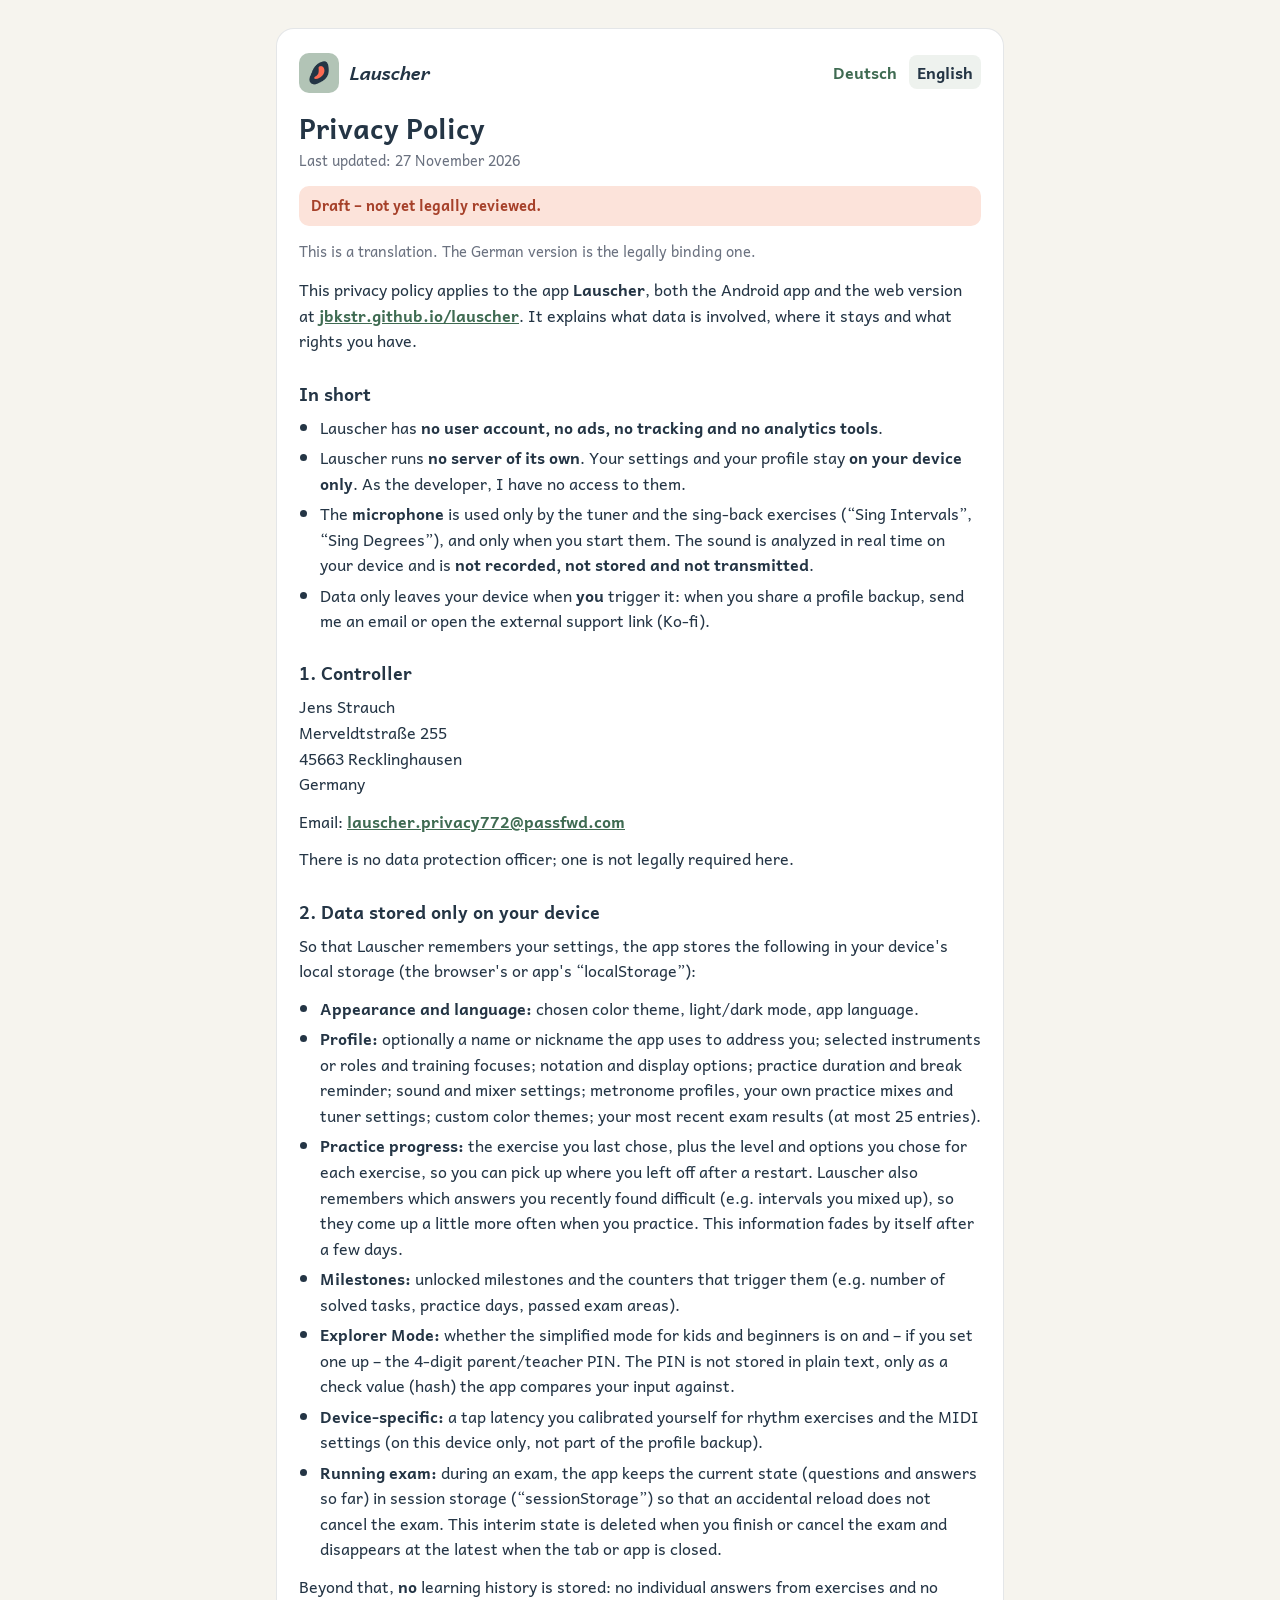
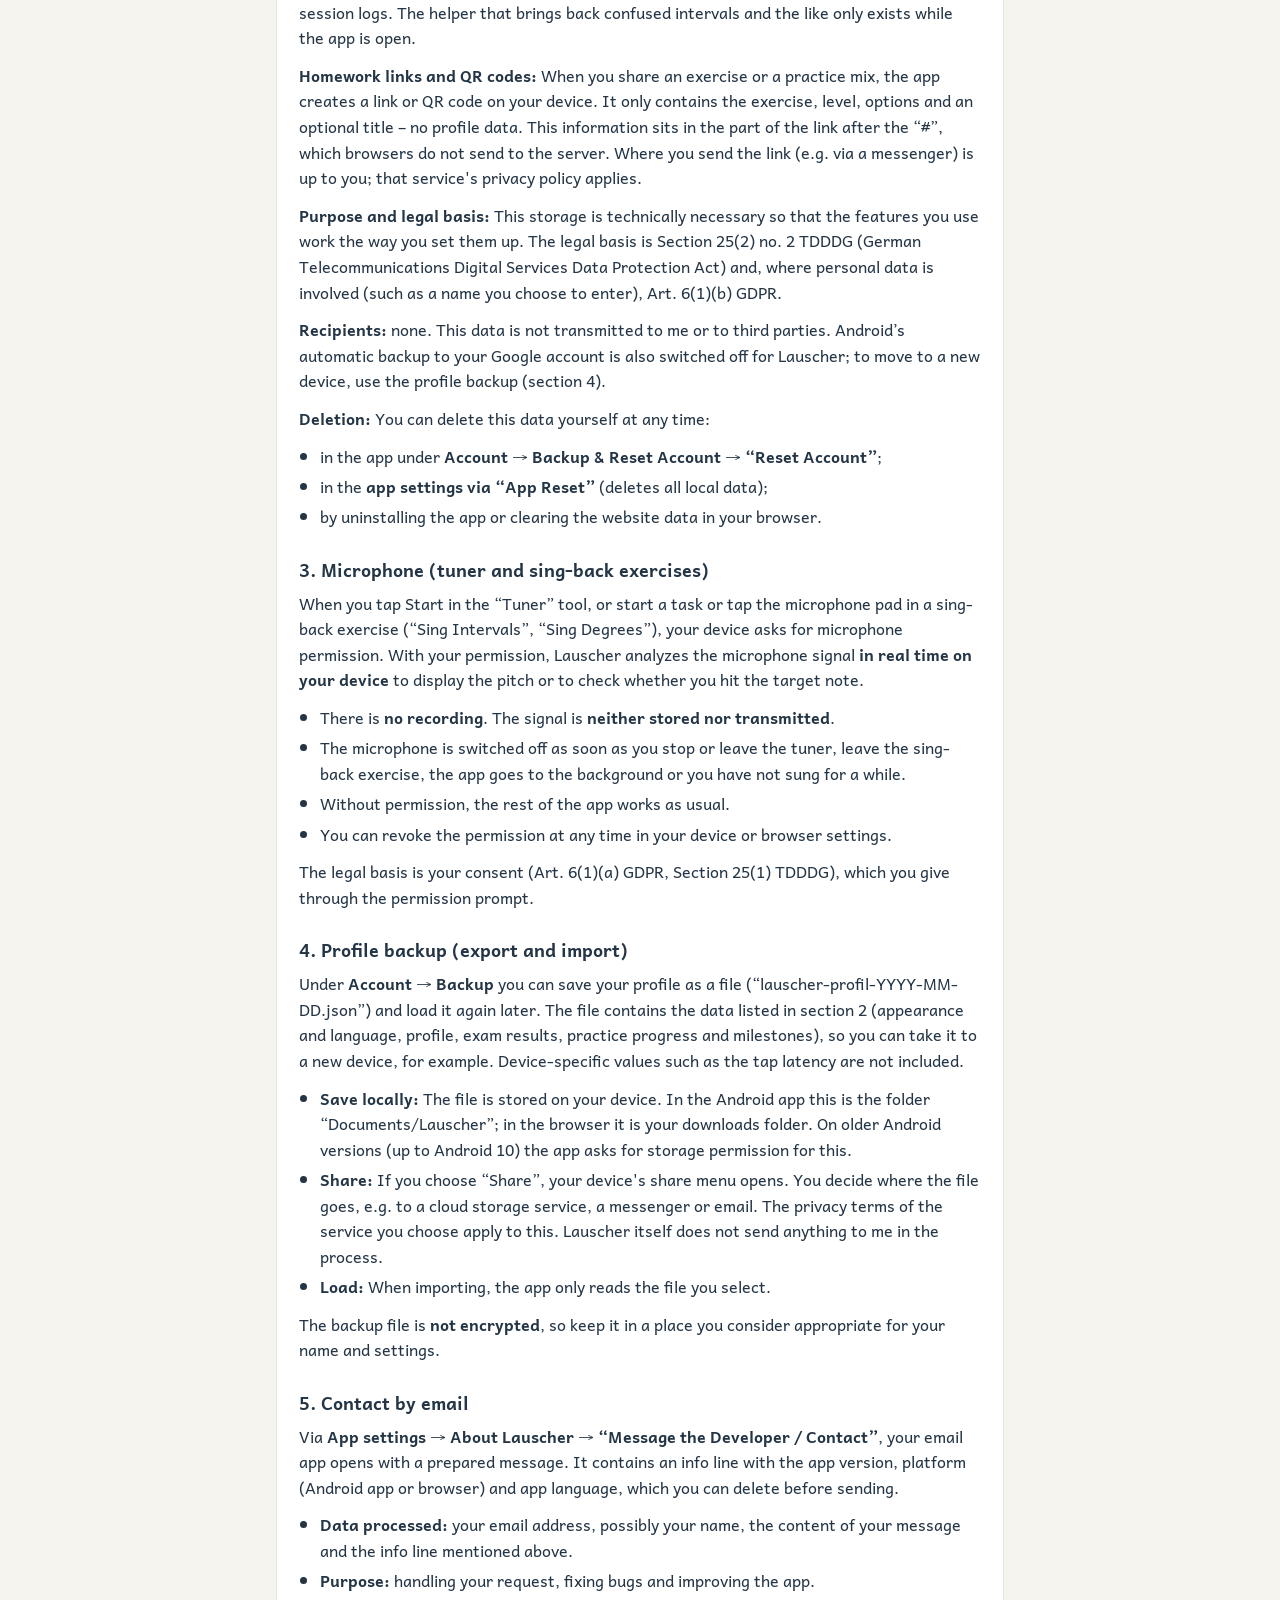
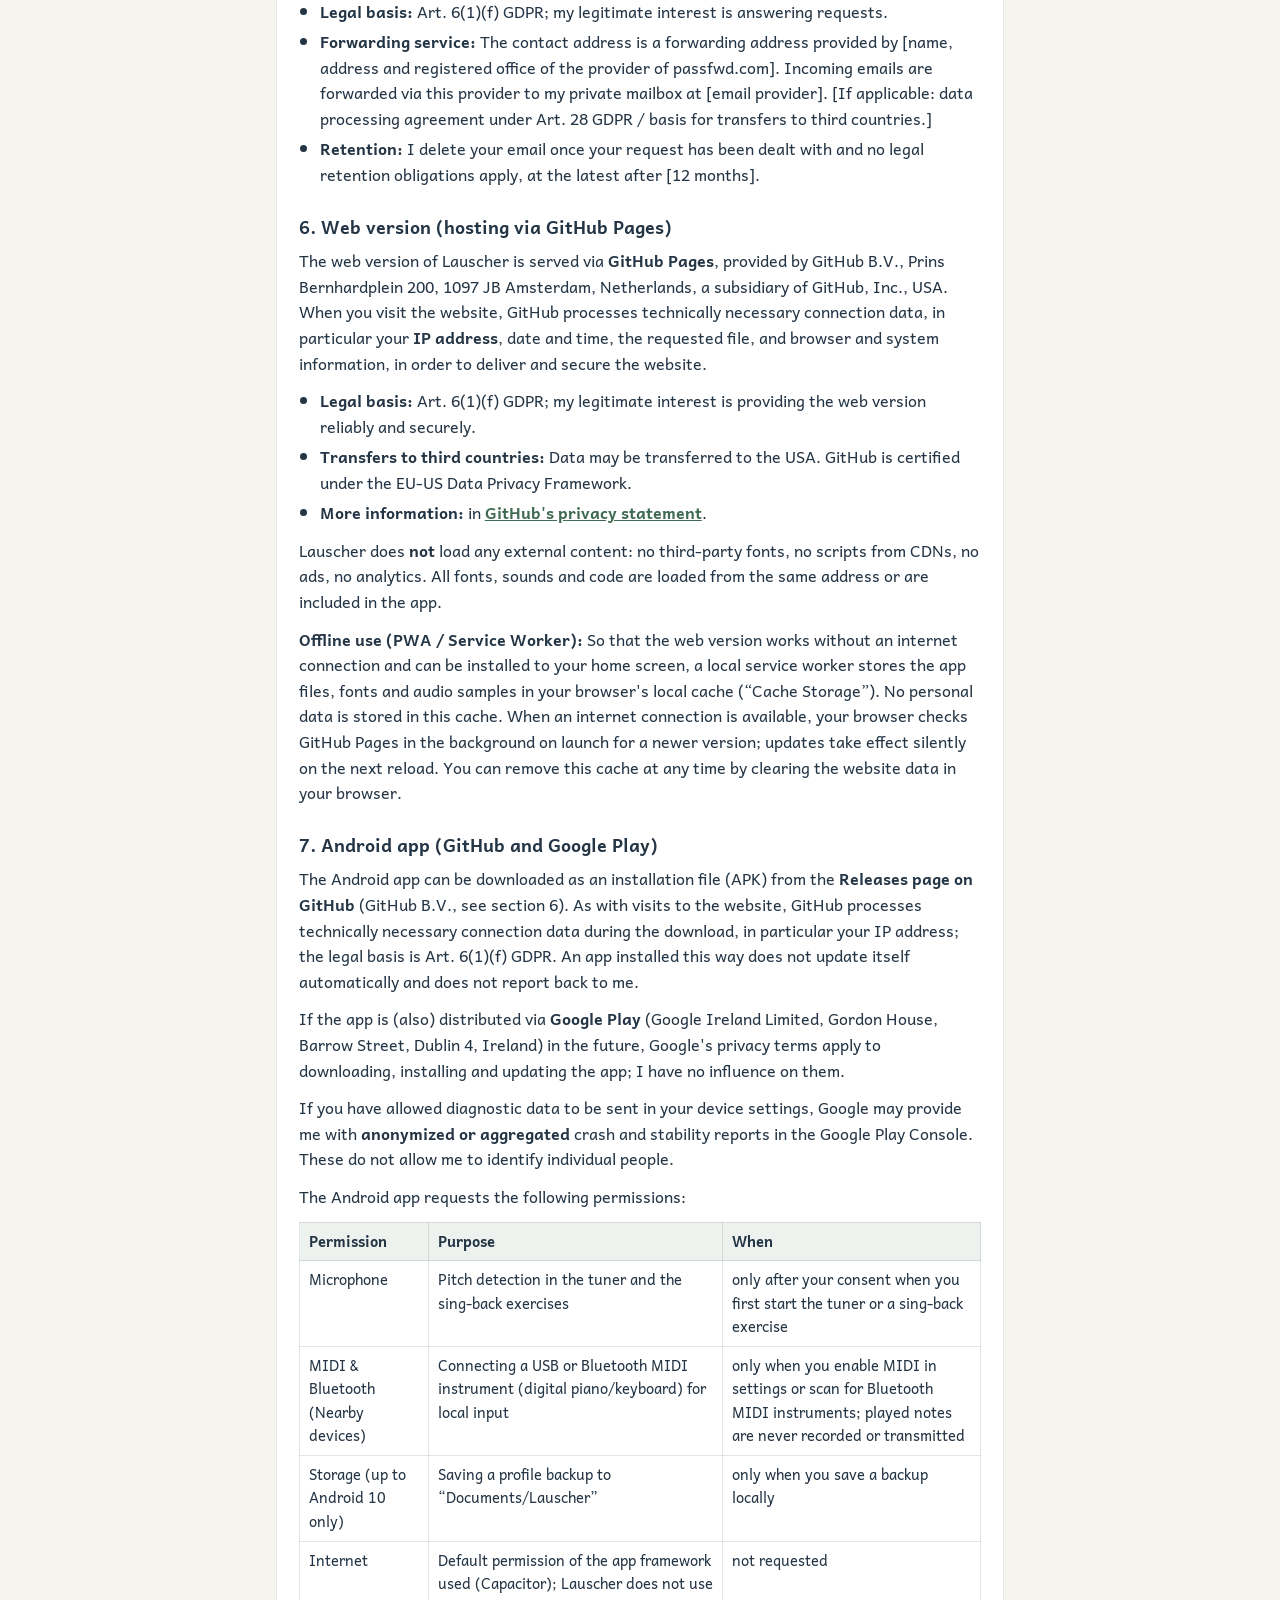
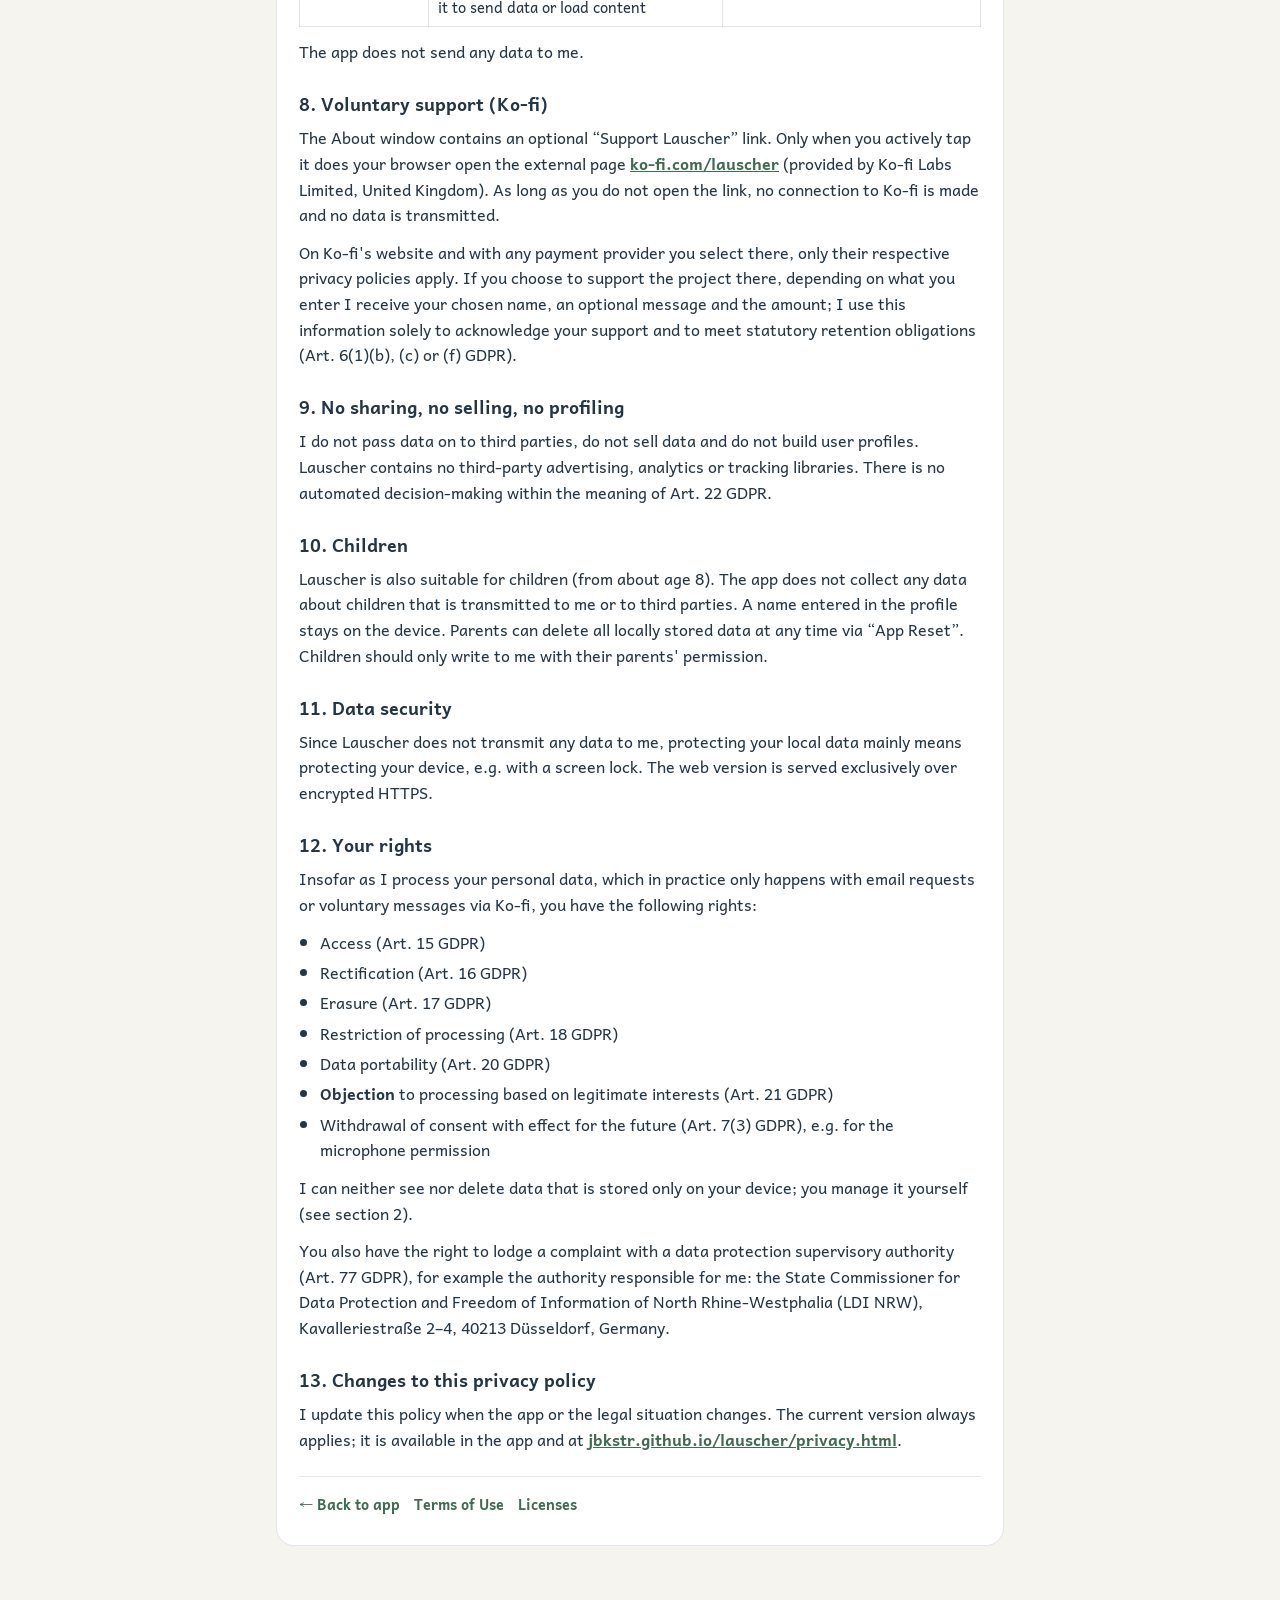
<file: datenschutz.html>
<!DOCTYPE html>
<html lang="de">
<head>
  <meta charset="utf-8">
  <meta name="viewport" content="width=device-width, initial-scale=1">
  <title>Datenschutzerklärung – Lauscher</title>
  <meta name="description" content="Datenschutzerklärung der App Lauscher (Gehörbildung & Musiktheorie).">
  <!-- Öffentliche Fassung der Datenschutzerklärung (Adresse für Google Play Console / App Store Connect).
       Der Text kommt aus legal.js – dieselbe Quelle wie in der App. -->
  <style>
    @font-face {
      font-family: "Andika";
      src: url("fonts/Andika/Andika-Regular.ttf") format("truetype");
      font-weight: 100 549;
      font-style: normal;
      font-display: swap;
    }
    @font-face {
      font-family: "Andika";
      src: url("fonts/Andika/Andika-Bold.ttf") format("truetype");
      font-weight: 550 1000;
      font-style: normal;
      font-display: swap;
    }
    @font-face {
      font-family: "Andika";
      src: url("fonts/Andika/Andika-BoldItalic.ttf") format("truetype");
      font-weight: 550 1000;
      font-style: italic;
      font-display: swap;
    }
    :root {
      --bg: #F6F4EE;
      --card: #FFFFFF;
      --ink: #243545;
      --muted: #6B7280;
      --accent: #3F6B52;
      --border: rgba(36, 53, 69, 0.12);
      --draft-bg: #FCE3DA;
      --draft-ink: #A6412A;
      --head-bg: #EEF2EE;
    }
    @media (prefers-color-scheme: dark) {
      :root {
        --bg: #161B22;
        --card: #1F2630;
        --ink: #E6E9EE;
        --muted: #A3ABB8;
        --accent: #9CC9AC;
        --border: rgba(230, 233, 238, 0.14);
        --draft-bg: #4A2A22;
        --draft-ink: #FFB8A3;
        --head-bg: #263040;
      }
    }
    * { box-sizing: border-box; }
    body {
      margin: 0;
      background: var(--bg);
      color: var(--ink);
      font-family: "Andika", system-ui, sans-serif;
      font-size: 16px;
      line-height: 1.6;
    }
    main {
      max-width: 760px;
      margin: 0 auto;
      padding: 28px 16px 56px;
    }
    .card {
      background: var(--card);
      border: 1px solid var(--border);
      border-radius: 18px;
      padding: 24px 22px 28px;
    }
    .top {
      display: flex;
      align-items: center;
      justify-content: space-between;
      gap: 12px;
      margin-bottom: 18px;
      flex-wrap: wrap;
    }
    .brand {
      display: flex;
      align-items: center;
      gap: 10px;
      font-weight: 700;
      font-style: italic;
      font-size: 1.15rem;
    }
    .brand img {
      width: 40px;
      height: 40px;
      border-radius: 10px;
    }
    .lang-switch a {
      color: var(--accent);
      font-weight: 700;
      text-decoration: none;
      padding: 4px 8px;
      border-radius: 8px;
    }
    .lang-switch a[aria-current="true"] {
      background: var(--head-bg);
      color: var(--ink);
    }
    h1 { margin: 0 0 4px; font-size: 1.7rem; line-height: 1.25; }
    .meta { margin: 0 0 14px; color: var(--muted); font-size: 0.9rem; }
    .draft {
      margin: 0 0 14px;
      padding: 8px 12px;
      border-radius: 10px;
      background: var(--draft-bg);
      color: var(--draft-ink);
      font-weight: 700;
      font-size: 0.92rem;
    }
    .note { margin: 0 0 14px; color: var(--muted); font-size: 0.92rem; }
    .legal-doc h3 { margin: 1.6rem 0 0.4rem; font-size: 1.12rem; }
    .legal-doc p, .legal-doc ul { margin: 0 0 0.75rem; }
    .legal-doc ul { padding-inline-start: 1.3rem; }
    .legal-doc li { margin-bottom: 0.3rem; }
    .legal-doc a { color: var(--accent); font-weight: 700; overflow-wrap: anywhere; }
    .legal-table-wrap { overflow-x: auto; margin: 0 0 0.75rem; }
    .legal-doc table { width: 100%; border-collapse: collapse; font-size: 0.92rem; overflow-wrap: normal; }
    .legal-doc th, .legal-doc td { -webkit-hyphens: auto; hyphens: auto; }
    .legal-doc th, .legal-doc td {
      padding: 7px 9px;
      border: 1px solid var(--border);
      text-align: start;
      vertical-align: top;
    }
    .legal-doc th { background: var(--head-bg); }
    .legal-footer {
      margin-top: 24px;
      padding-top: 16px;
      border-top: 1px solid var(--border);
      display: flex;
      flex-wrap: wrap;
      gap: 14px;
      font-size: 0.9rem;
    }
    .legal-footer a {
      color: var(--accent);
      font-weight: 700;
      text-decoration: none;
    }
    .legal-footer a:hover { text-decoration: underline; }
    noscript p { color: var(--draft-ink); font-weight: 700; }
  </style>
</head>
<body>
  <main>
    <div class="card">
      <div class="top">
        <div class="brand"><img src="icons/app-icon.jpg" alt="" width="40" height="40"><span>Lauscher</span></div>
        <nav class="lang-switch" aria-label="Sprache / Language">
          <a href="?lang=de" data-lang="de">Deutsch</a>
          <a href="?lang=en" data-lang="en">English</a>
        </nav>
      </div>
      <h1 id="legalTitle">Datenschutzerklärung</h1>
      <p id="legalMeta" class="meta"></p>
      <p id="legalDraft" class="draft" hidden></p>
      <p id="legalLangNotice" class="note" hidden></p>
      <div id="legalContent" class="legal-doc">
        <noscript><p>Bitte JavaScript aktivieren, um die Datenschutzerklärung anzuzeigen. / Please enable JavaScript to view the privacy policy.</p></noscript>
      </div>
      <nav class="legal-footer" aria-label="Weitere Seiten">
        <a id="legalAppLink" href="./">← Zur App</a>
        <a id="legalSiblingLink" href="nutzungsbedingungen.html">Nutzungsbedingungen</a>
        <a id="legalLicensesLink" href="lizenzen.html">Lizenzen</a>
      </nav>
    </div>
  </main>

  <script src="legal.js"></script>
  <script>
    (function () {
      var params = new URLSearchParams(window.location.search);
      var requested = params.get("lang");
      var browserLang = (navigator.language || "de").slice(0, 2).toLowerCase();
      var lang = requested === "en" || requested === "de" ? requested : (browserLang === "de" ? "de" : "en");
      var doc = getLegalDocument("privacy", lang);
      if (!doc) return;
      document.documentElement.lang = doc.lang;
      document.title = doc.title + " – Lauscher";
      document.getElementById("legalTitle").textContent = doc.title;
      document.getElementById("legalMeta").textContent = doc.updated;
      var draft = document.getElementById("legalDraft");
      draft.textContent = doc.draftNotice || "";
      draft.hidden = !doc.isDraft;
      var langNotice = document.getElementById("legalLangNotice");
      langNotice.textContent = doc.langNotice || "";
      langNotice.hidden = !doc.langNotice;
      document.getElementById("legalContent").innerHTML = doc.html;
      document.querySelectorAll(".lang-switch a").forEach(function (a) {
        a.setAttribute("aria-current", String(a.dataset.lang === doc.lang));
      });
      var appLink = document.getElementById("legalAppLink");
      var siblingLink = document.getElementById("legalSiblingLink");
      var licensesLink = document.getElementById("legalLicensesLink");
      if (doc.lang === "en") {
        if (appLink) appLink.textContent = "← Back to app";
        if (siblingLink) {
          siblingLink.textContent = "Terms of Use";
          siblingLink.href = "nutzungsbedingungen.html?lang=en";
        }
        if (licensesLink) {
          licensesLink.textContent = "Licenses";
          licensesLink.href = "lizenzen.html?lang=en";
        }
      }
    })();
  </script>
</body>
</html>
</file>
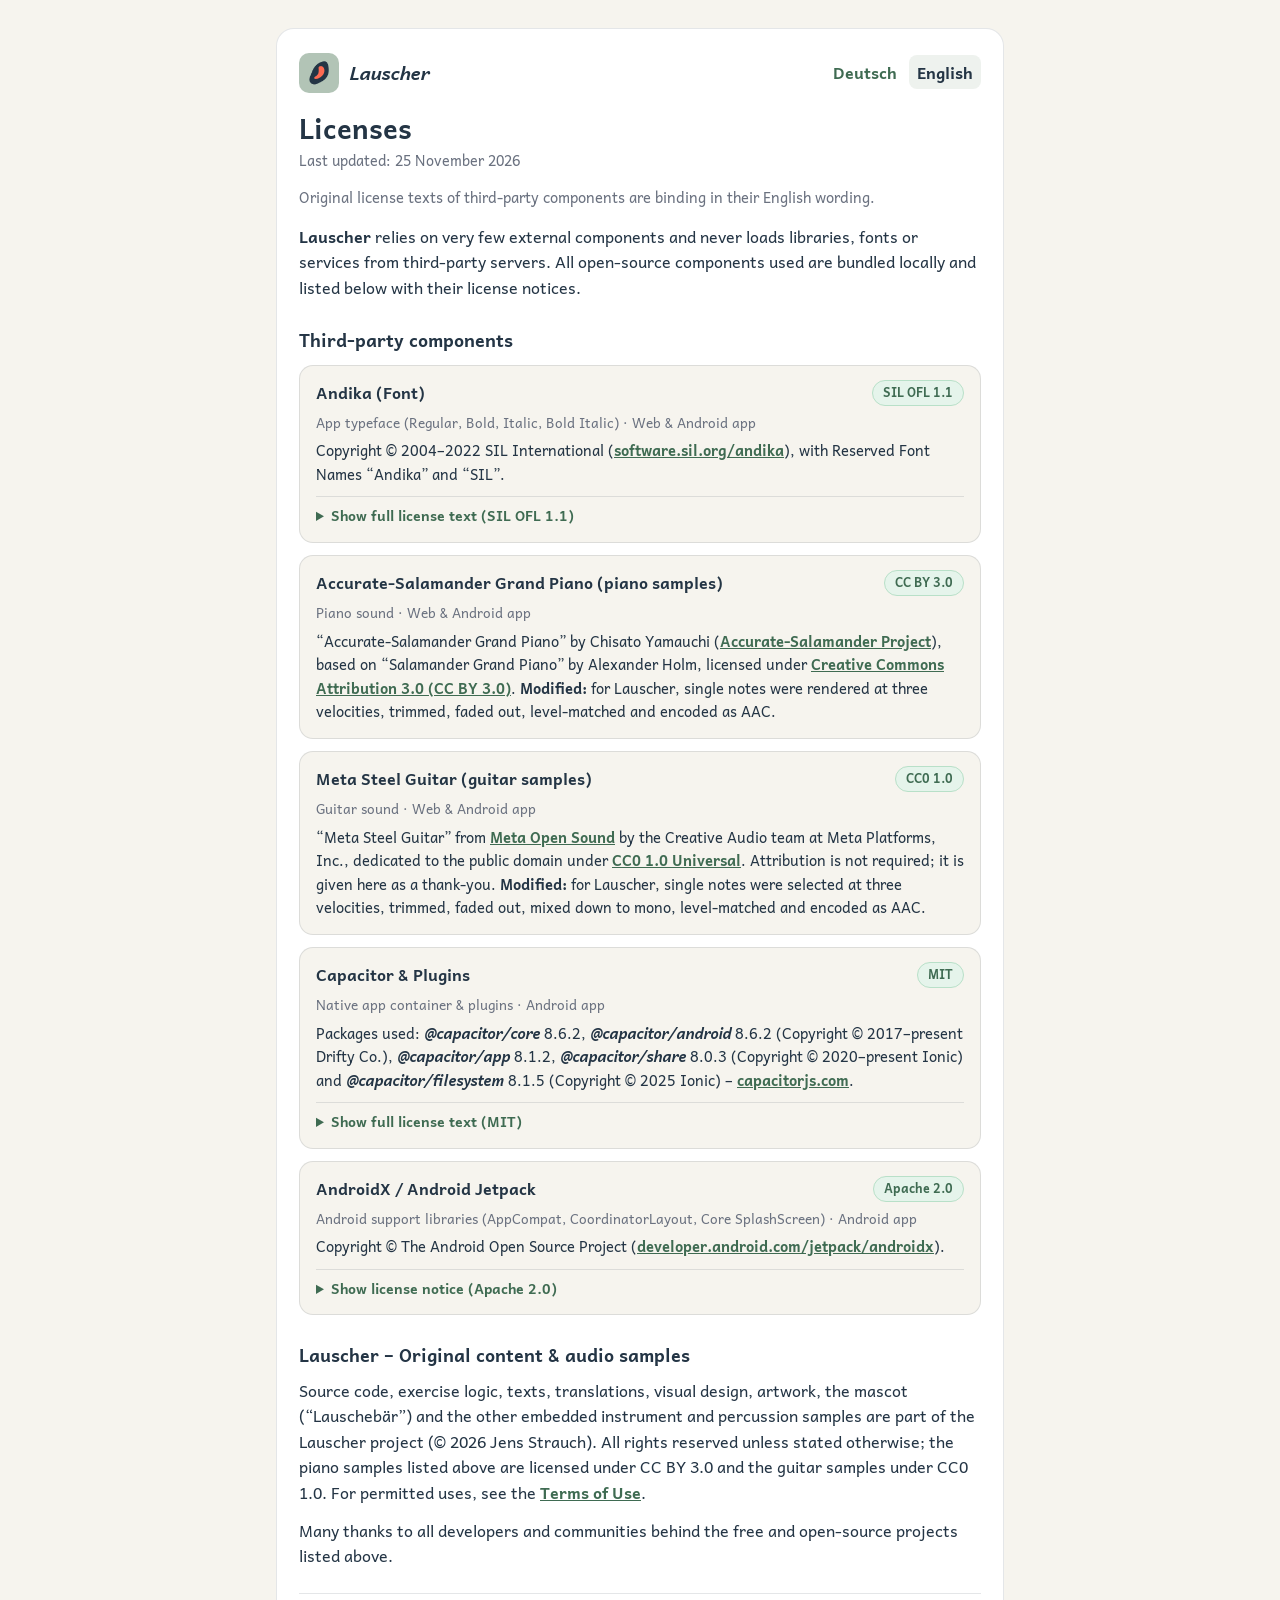
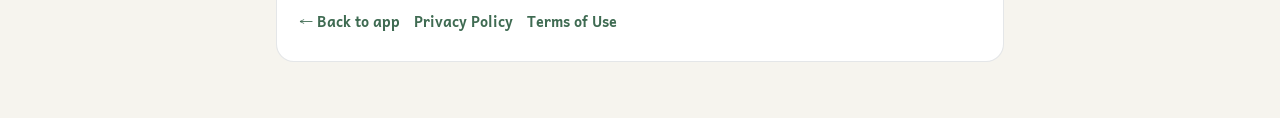
<file: licenses.html>
<!DOCTYPE html>
<html lang="de">
<head>
  <meta charset="utf-8">
  <meta name="viewport" content="width=device-width, initial-scale=1">
  <link rel="icon" type="image/png" sizes="32x32" href="icons/favicon-32.png">
  <link rel="icon" type="image/png" sizes="64x64" href="icons/favicon-64.png">
  <title>Lizenzen – Lauscher</title>
  <meta name="description" content="Open-Source-Lizenzen und Drittanbieter-Hinweise der App Lauscher (Gehörbildung & Musiktheorie).">
  <!-- Öffentliche Fassung der Lizenzen und Drittanbieter-Hinweise.
       Der Text kommt aus legal.js – dieselbe Quelle wie in der App. -->
  <style>
    @font-face {
      font-family: "Andika";
      src: url("fonts/Andika/Andika-Regular.ttf") format("truetype");
      font-weight: 100 549;
      font-style: normal;
      font-display: swap;
    }
    @font-face {
      font-family: "Andika";
      src: url("fonts/Andika/Andika-Bold.ttf") format("truetype");
      font-weight: 550 1000;
      font-style: normal;
      font-display: swap;
    }
    @font-face {
      font-family: "Andika";
      src: url("fonts/Andika/Andika-BoldItalic.ttf") format("truetype");
      font-weight: 550 1000;
      font-style: italic;
      font-display: swap;
    }
    :root {
      --bg: #F6F4EE;
      --card: #FFFFFF;
      --ink: #243545;
      --muted: #6B7280;
      --accent: #3F6B52;
      --border: rgba(36, 53, 69, 0.12);
      --draft-bg: #FCE3DA;
      --draft-ink: #A6412A;
      --head-bg: #EEF2EE;
      --badge-bg: #E5F4EB;
      --badge-border: #B8E0C8;
    }
    @media (prefers-color-scheme: dark) {
      :root {
        --bg: #161B22;
        --card: #1F2630;
        --ink: #E6E9EE;
        --muted: #A3ABB8;
        --accent: #9CC9AC;
        --border: rgba(230, 233, 238, 0.14);
        --draft-bg: #4A2A22;
        --draft-ink: #FFB8A3;
        --head-bg: #263040;
        --badge-bg: #23382E;
        --badge-border: #3B604C;
      }
    }
    * { box-sizing: border-box; }
    body {
      margin: 0;
      background: var(--bg);
      color: var(--ink);
      font-family: "Andika", system-ui, sans-serif;
      font-size: 16px;
      line-height: 1.6;
    }
    main {
      max-width: 760px;
      margin: 0 auto;
      padding: 28px 16px 56px;
    }
    .card {
      background: var(--card);
      border: 1px solid var(--border);
      border-radius: 18px;
      padding: 24px 22px 28px;
    }
    .top {
      display: flex;
      align-items: center;
      justify-content: space-between;
      gap: 12px;
      margin-bottom: 18px;
      flex-wrap: wrap;
    }
    .brand {
      display: flex;
      align-items: center;
      gap: 10px;
      font-weight: 700;
      font-style: italic;
      font-size: 1.15rem;
    }
    .brand img {
      width: 40px;
      height: 40px;
      border-radius: 10px;
    }
    .lang-switch a {
      color: var(--accent);
      font-weight: 700;
      text-decoration: none;
      padding: 4px 8px;
      border-radius: 8px;
    }
    .lang-switch a[aria-current="true"] {
      background: var(--head-bg);
      color: var(--ink);
    }
    h1 { margin: 0 0 4px; font-size: 1.7rem; line-height: 1.25; }
    .meta { margin: 0 0 14px; color: var(--muted); font-size: 0.9rem; }
    .draft {
      margin: 0 0 14px;
      padding: 8px 12px;
      border-radius: 10px;
      background: var(--draft-bg);
      color: var(--draft-ink);
      font-weight: 700;
      font-size: 0.92rem;
    }
    .note { margin: 0 0 14px; color: var(--muted); font-size: 0.92rem; }
    .legal-doc h3 { margin: 1.6rem 0 0.5rem; font-size: 1.12rem; }
    .legal-doc p, .legal-doc ul { margin: 0 0 0.75rem; }
    .legal-doc ul { padding-inline-start: 1.3rem; }
    .legal-doc li { margin-bottom: 0.3rem; }
    .legal-doc a { color: var(--accent); font-weight: 700; overflow-wrap: anywhere; }
    .legal-license-list {
      display: flex;
      flex-direction: column;
      gap: 12px;
      margin: 10px 0 18px;
    }
    .legal-license-card {
      background: var(--bg);
      border: 1px solid var(--border);
      border-radius: 14px;
      padding: 14px 16px;
      display: flex;
      flex-direction: column;
      gap: 6px;
    }
    .legal-license-head {
      display: flex;
      align-items: center;
      justify-content: space-between;
      gap: 10px;
      flex-wrap: wrap;
    }
    .legal-license-name { font-size: 1rem; font-weight: 700; }
    .legal-license-badge {
      display: inline-flex;
      align-items: center;
      padding: 2px 10px;
      border-radius: 999px;
      background: var(--badge-bg);
      color: var(--accent);
      border: 1px solid var(--badge-border);
      font-size: 0.78rem;
      font-weight: 700;
      white-space: nowrap;
    }
    .legal-license-meta {
      margin: 0 !important;
      font-size: 0.85rem;
      color: var(--muted);
    }
    .legal-license-copy {
      margin: 0 !important;
      font-size: 0.92rem;
    }
    .legal-license-details {
      margin-top: 4px;
      padding-top: 8px;
      border-top: 1px solid var(--border);
    }
    .legal-license-details > summary {
      cursor: pointer;
      color: var(--accent);
      font-weight: 700;
      font-size: 0.88rem;
      user-select: none;
    }
    .legal-license-text {
      margin-top: 10px;
      padding: 12px 14px;
      border-radius: 10px;
      background: var(--card);
      border: 1px solid var(--border);
      color: var(--muted);
      font-size: 0.82rem;
      line-height: 1.5;
      white-space: pre-wrap;
      overflow-wrap: anywhere;
      max-height: 280px;
      overflow-y: auto;
    }
    .legal-footer {
      margin-top: 24px;
      padding-top: 16px;
      border-top: 1px solid var(--border);
      display: flex;
      flex-wrap: wrap;
      gap: 14px;
      font-size: 0.9rem;
    }
    .legal-footer a {
      color: var(--accent);
      font-weight: 700;
      text-decoration: none;
    }
    .legal-footer a:hover { text-decoration: underline; }
    noscript p { color: var(--draft-ink); font-weight: 700; }
  </style>
</head>
<body>
  <main>
    <div class="card">
      <div class="top">
        <div class="brand"><img src="icons/app-icon.jpg" alt="" width="40" height="40"><span>Lauscher</span></div>
        <nav class="lang-switch" aria-label="Sprache / Language">
          <a href="?lang=de" data-lang="de">Deutsch</a>
          <a href="?lang=en" data-lang="en">English</a>
        </nav>
      </div>
      <h1 id="legalTitle">Lizenzen</h1>
      <p id="legalMeta" class="meta"></p>
      <p id="legalDraft" class="draft" hidden></p>
      <p id="legalLangNotice" class="note" hidden></p>
      <div id="legalContent" class="legal-doc">
        <noscript><p>Bitte JavaScript aktivieren, um die Lizenzen anzuzeigen. / Please enable JavaScript to view the licenses.</p></noscript>
      </div>
      <nav class="legal-footer" aria-label="Weitere Seiten">
        <a id="legalAppLink" href="./">← Zur App</a>
        <a id="legalPrivacyLink" href="privacy.html">Datenschutzerklärung</a>
        <a id="legalTermsLink" href="terms.html">Nutzungsbedingungen</a>
      </nav>
    </div>
  </main>

  <script src="legal.js"></script>
  <script>
    (function () {
      var params = new URLSearchParams(window.location.search);
      var requested = params.get("lang");
      var browserLang = (navigator.language || "de").slice(0, 2).toLowerCase();
      var lang = requested === "en" || requested === "de" ? requested : (browserLang === "de" ? "de" : "en");
      var doc = getLegalDocument("licenses", lang);
      if (!doc) return;
      document.documentElement.lang = doc.lang;
      document.title = doc.title + " – Lauscher";
      document.getElementById("legalTitle").textContent = doc.title;
      document.getElementById("legalMeta").textContent = doc.updated;
      var draft = document.getElementById("legalDraft");
      draft.textContent = doc.draftNotice || "";
      draft.hidden = !doc.isDraft;
      var langNotice = document.getElementById("legalLangNotice");
      langNotice.textContent = doc.langNotice || "";
      langNotice.hidden = !doc.langNotice;
      document.getElementById("legalContent").innerHTML = doc.html;
      document.querySelectorAll(".lang-switch a").forEach(function (a) {
        a.setAttribute("aria-current", String(a.dataset.lang === doc.lang));
      });
      if (doc.lang === "en") {
        var appLink = document.getElementById("legalAppLink");
        var privacyLink = document.getElementById("legalPrivacyLink");
        var termsLink = document.getElementById("legalTermsLink");
        if (appLink) appLink.textContent = "← Back to app";
        if (privacyLink) {
          privacyLink.textContent = "Privacy Policy";
          privacyLink.href = "privacy.html?lang=en";
        }
        if (termsLink) {
          termsLink.textContent = "Terms of Use";
          termsLink.href = "terms.html?lang=en";
        }
      }
    })();
  </script>
</body>
</html>
</file>
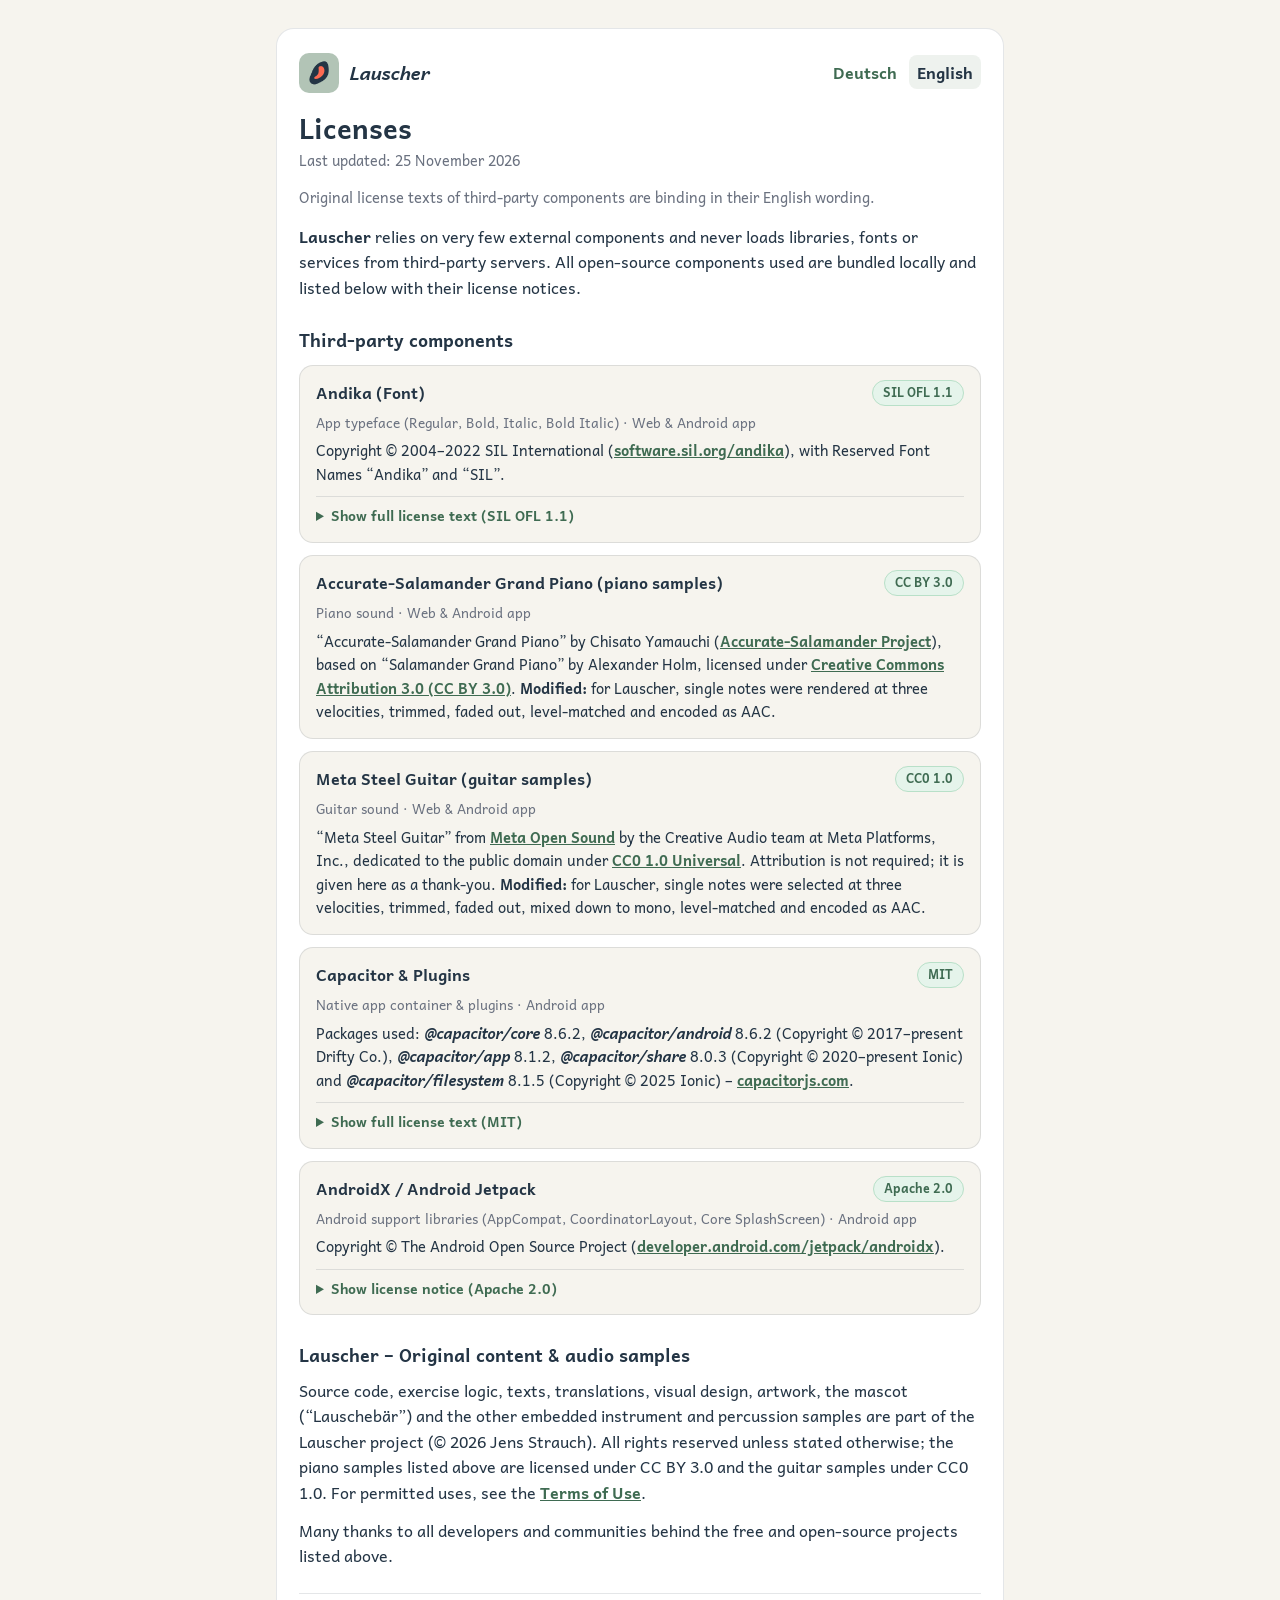
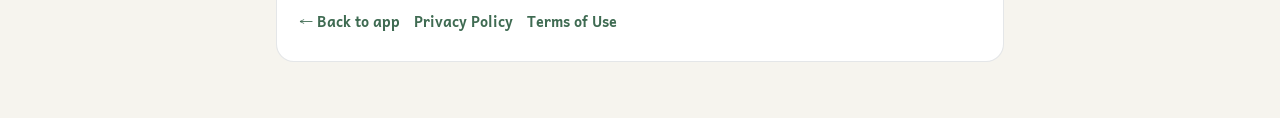
<file: lizenzen.html>
<!DOCTYPE html>
<html lang="de">
<head>
  <meta charset="utf-8">
  <meta name="viewport" content="width=device-width, initial-scale=1">
  <title>Lizenzen – Lauscher</title>
  <meta name="description" content="Open-Source-Lizenzen und Drittanbieter-Hinweise der App Lauscher (Gehörbildung & Musiktheorie).">
  <!-- Öffentliche Fassung der Lizenzen und Drittanbieter-Hinweise.
       Der Text kommt aus legal.js – dieselbe Quelle wie in der App. -->
  <style>
    @font-face {
      font-family: "Andika";
      src: url("fonts/Andika/Andika-Regular.ttf") format("truetype");
      font-weight: 100 549;
      font-style: normal;
      font-display: swap;
    }
    @font-face {
      font-family: "Andika";
      src: url("fonts/Andika/Andika-Bold.ttf") format("truetype");
      font-weight: 550 1000;
      font-style: normal;
      font-display: swap;
    }
    @font-face {
      font-family: "Andika";
      src: url("fonts/Andika/Andika-BoldItalic.ttf") format("truetype");
      font-weight: 550 1000;
      font-style: italic;
      font-display: swap;
    }
    :root {
      --bg: #F6F4EE;
      --card: #FFFFFF;
      --ink: #243545;
      --muted: #6B7280;
      --accent: #3F6B52;
      --border: rgba(36, 53, 69, 0.12);
      --draft-bg: #FCE3DA;
      --draft-ink: #A6412A;
      --head-bg: #EEF2EE;
      --badge-bg: #E5F4EB;
      --badge-border: #B8E0C8;
    }
    @media (prefers-color-scheme: dark) {
      :root {
        --bg: #161B22;
        --card: #1F2630;
        --ink: #E6E9EE;
        --muted: #A3ABB8;
        --accent: #9CC9AC;
        --border: rgba(230, 233, 238, 0.14);
        --draft-bg: #4A2A22;
        --draft-ink: #FFB8A3;
        --head-bg: #263040;
        --badge-bg: #23382E;
        --badge-border: #3B604C;
      }
    }
    * { box-sizing: border-box; }
    body {
      margin: 0;
      background: var(--bg);
      color: var(--ink);
      font-family: "Andika", system-ui, sans-serif;
      font-size: 16px;
      line-height: 1.6;
    }
    main {
      max-width: 760px;
      margin: 0 auto;
      padding: 28px 16px 56px;
    }
    .card {
      background: var(--card);
      border: 1px solid var(--border);
      border-radius: 18px;
      padding: 24px 22px 28px;
    }
    .top {
      display: flex;
      align-items: center;
      justify-content: space-between;
      gap: 12px;
      margin-bottom: 18px;
      flex-wrap: wrap;
    }
    .brand {
      display: flex;
      align-items: center;
      gap: 10px;
      font-weight: 700;
      font-style: italic;
      font-size: 1.15rem;
    }
    .brand img {
      width: 40px;
      height: 40px;
      border-radius: 10px;
    }
    .lang-switch a {
      color: var(--accent);
      font-weight: 700;
      text-decoration: none;
      padding: 4px 8px;
      border-radius: 8px;
    }
    .lang-switch a[aria-current="true"] {
      background: var(--head-bg);
      color: var(--ink);
    }
    h1 { margin: 0 0 4px; font-size: 1.7rem; line-height: 1.25; }
    .meta { margin: 0 0 14px; color: var(--muted); font-size: 0.9rem; }
    .draft {
      margin: 0 0 14px;
      padding: 8px 12px;
      border-radius: 10px;
      background: var(--draft-bg);
      color: var(--draft-ink);
      font-weight: 700;
      font-size: 0.92rem;
    }
    .note { margin: 0 0 14px; color: var(--muted); font-size: 0.92rem; }
    .legal-doc h3 { margin: 1.6rem 0 0.5rem; font-size: 1.12rem; }
    .legal-doc p, .legal-doc ul { margin: 0 0 0.75rem; }
    .legal-doc ul { padding-inline-start: 1.3rem; }
    .legal-doc li { margin-bottom: 0.3rem; }
    .legal-doc a { color: var(--accent); font-weight: 700; overflow-wrap: anywhere; }
    .legal-license-list {
      display: flex;
      flex-direction: column;
      gap: 12px;
      margin: 10px 0 18px;
    }
    .legal-license-card {
      background: var(--bg);
      border: 1px solid var(--border);
      border-radius: 14px;
      padding: 14px 16px;
      display: flex;
      flex-direction: column;
      gap: 6px;
    }
    .legal-license-head {
      display: flex;
      align-items: center;
      justify-content: space-between;
      gap: 10px;
      flex-wrap: wrap;
    }
    .legal-license-name { font-size: 1rem; font-weight: 700; }
    .legal-license-badge {
      display: inline-flex;
      align-items: center;
      padding: 2px 10px;
      border-radius: 999px;
      background: var(--badge-bg);
      color: var(--accent);
      border: 1px solid var(--badge-border);
      font-size: 0.78rem;
      font-weight: 700;
      white-space: nowrap;
    }
    .legal-license-meta {
      margin: 0 !important;
      font-size: 0.85rem;
      color: var(--muted);
    }
    .legal-license-copy {
      margin: 0 !important;
      font-size: 0.92rem;
    }
    .legal-license-details {
      margin-top: 4px;
      padding-top: 8px;
      border-top: 1px solid var(--border);
    }
    .legal-license-details > summary {
      cursor: pointer;
      color: var(--accent);
      font-weight: 700;
      font-size: 0.88rem;
      user-select: none;
    }
    .legal-license-text {
      margin-top: 10px;
      padding: 12px 14px;
      border-radius: 10px;
      background: var(--card);
      border: 1px solid var(--border);
      color: var(--muted);
      font-size: 0.82rem;
      line-height: 1.5;
      white-space: pre-wrap;
      overflow-wrap: anywhere;
      max-height: 280px;
      overflow-y: auto;
    }
    .legal-footer {
      margin-top: 24px;
      padding-top: 16px;
      border-top: 1px solid var(--border);
      display: flex;
      flex-wrap: wrap;
      gap: 14px;
      font-size: 0.9rem;
    }
    .legal-footer a {
      color: var(--accent);
      font-weight: 700;
      text-decoration: none;
    }
    .legal-footer a:hover { text-decoration: underline; }
    noscript p { color: var(--draft-ink); font-weight: 700; }
  </style>
</head>
<body>
  <main>
    <div class="card">
      <div class="top">
        <div class="brand"><img src="icons/app-icon.jpg" alt="" width="40" height="40"><span>Lauscher</span></div>
        <nav class="lang-switch" aria-label="Sprache / Language">
          <a href="?lang=de" data-lang="de">Deutsch</a>
          <a href="?lang=en" data-lang="en">English</a>
        </nav>
      </div>
      <h1 id="legalTitle">Lizenzen</h1>
      <p id="legalMeta" class="meta"></p>
      <p id="legalDraft" class="draft" hidden></p>
      <p id="legalLangNotice" class="note" hidden></p>
      <div id="legalContent" class="legal-doc">
        <noscript><p>Bitte JavaScript aktivieren, um die Lizenzen anzuzeigen. / Please enable JavaScript to view the licenses.</p></noscript>
      </div>
      <nav class="legal-footer" aria-label="Weitere Seiten">
        <a id="legalAppLink" href="./">← Zur App</a>
        <a id="legalPrivacyLink" href="datenschutz.html">Datenschutzerklärung</a>
        <a id="legalTermsLink" href="nutzungsbedingungen.html">Nutzungsbedingungen</a>
      </nav>
    </div>
  </main>

  <script src="legal.js"></script>
  <script>
    (function () {
      var params = new URLSearchParams(window.location.search);
      var requested = params.get("lang");
      var browserLang = (navigator.language || "de").slice(0, 2).toLowerCase();
      var lang = requested === "en" || requested === "de" ? requested : (browserLang === "de" ? "de" : "en");
      var doc = getLegalDocument("licenses", lang);
      if (!doc) return;
      document.documentElement.lang = doc.lang;
      document.title = doc.title + " – Lauscher";
      document.getElementById("legalTitle").textContent = doc.title;
      document.getElementById("legalMeta").textContent = doc.updated;
      var draft = document.getElementById("legalDraft");
      draft.textContent = doc.draftNotice || "";
      draft.hidden = !doc.isDraft;
      var langNotice = document.getElementById("legalLangNotice");
      langNotice.textContent = doc.langNotice || "";
      langNotice.hidden = !doc.langNotice;
      document.getElementById("legalContent").innerHTML = doc.html;
      document.querySelectorAll(".lang-switch a").forEach(function (a) {
        a.setAttribute("aria-current", String(a.dataset.lang === doc.lang));
      });
      if (doc.lang === "en") {
        var appLink = document.getElementById("legalAppLink");
        var privacyLink = document.getElementById("legalPrivacyLink");
        var termsLink = document.getElementById("legalTermsLink");
        if (appLink) appLink.textContent = "← Back to app";
        if (privacyLink) {
          privacyLink.textContent = "Privacy Policy";
          privacyLink.href = "datenschutz.html?lang=en";
        }
        if (termsLink) {
          termsLink.textContent = "Terms of Use";
          termsLink.href = "nutzungsbedingungen.html?lang=en";
        }
      }
    })();
  </script>
</body>
</html>
</file>
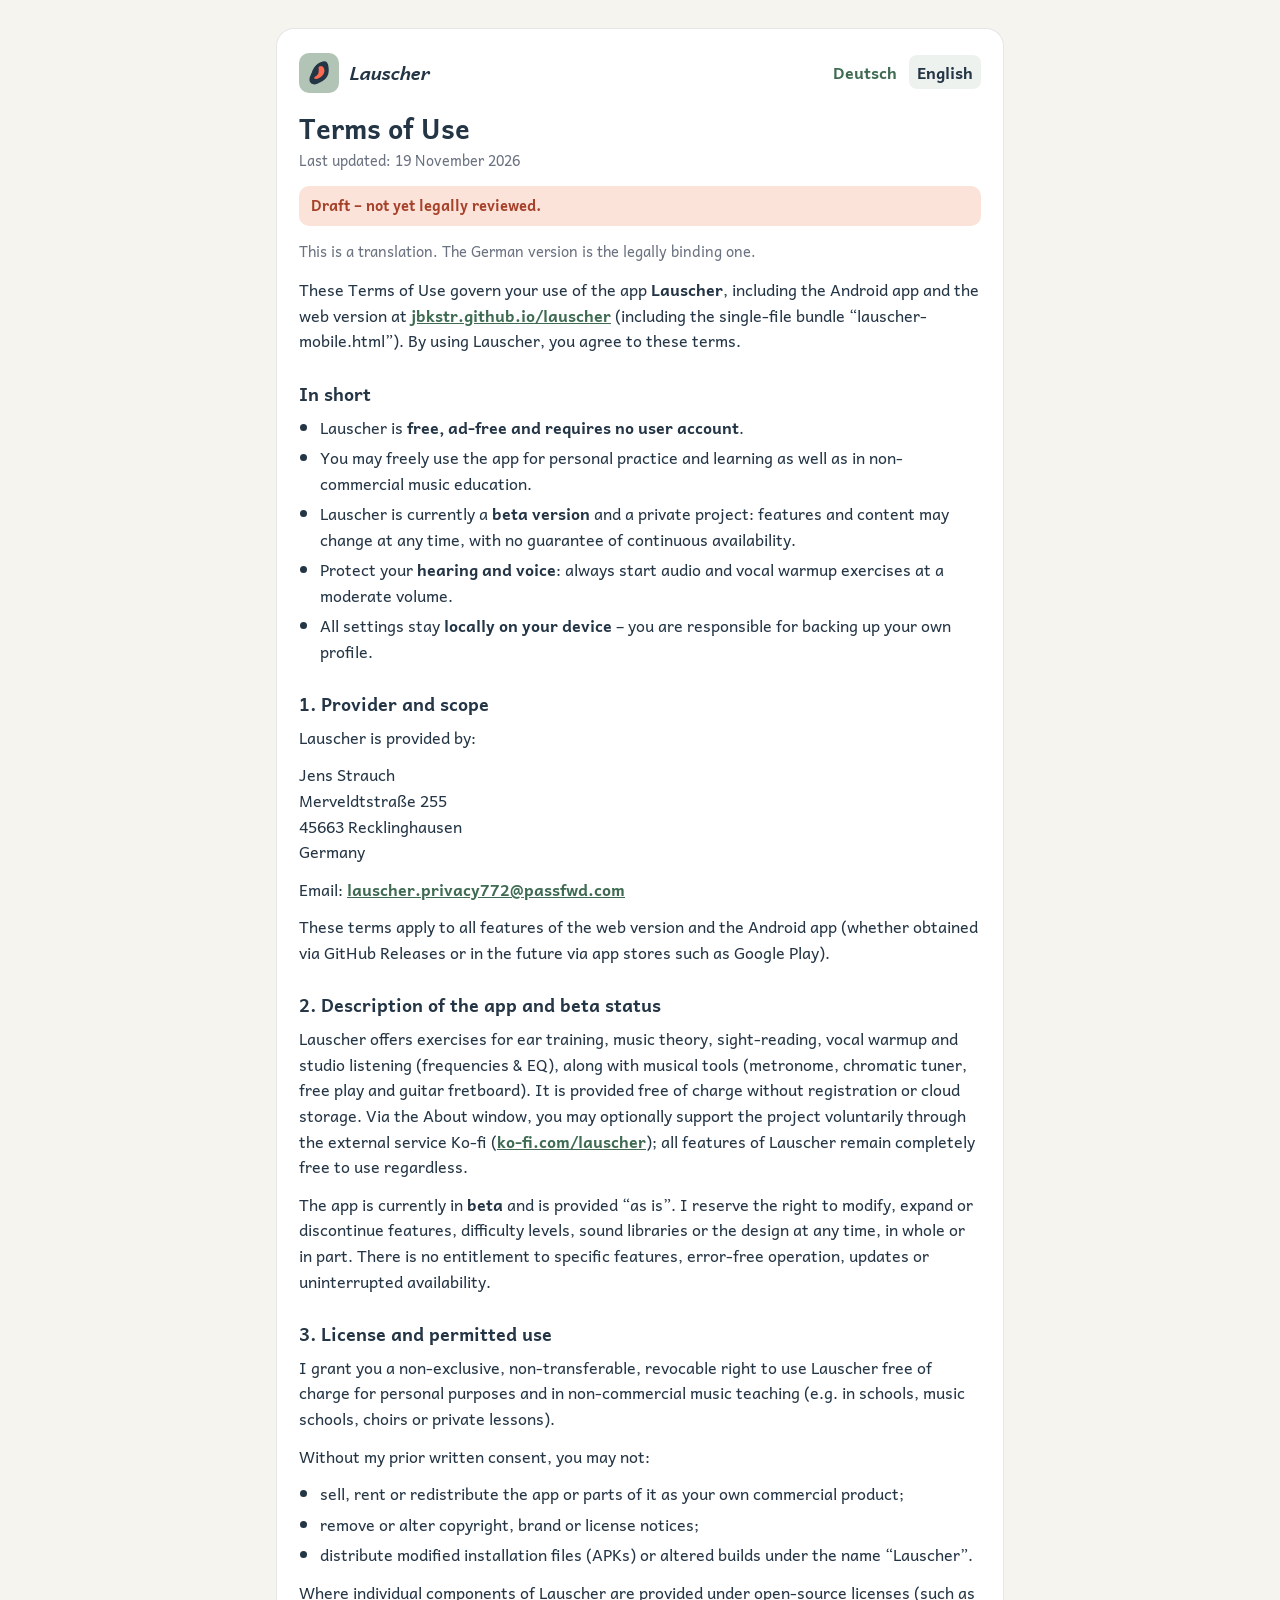
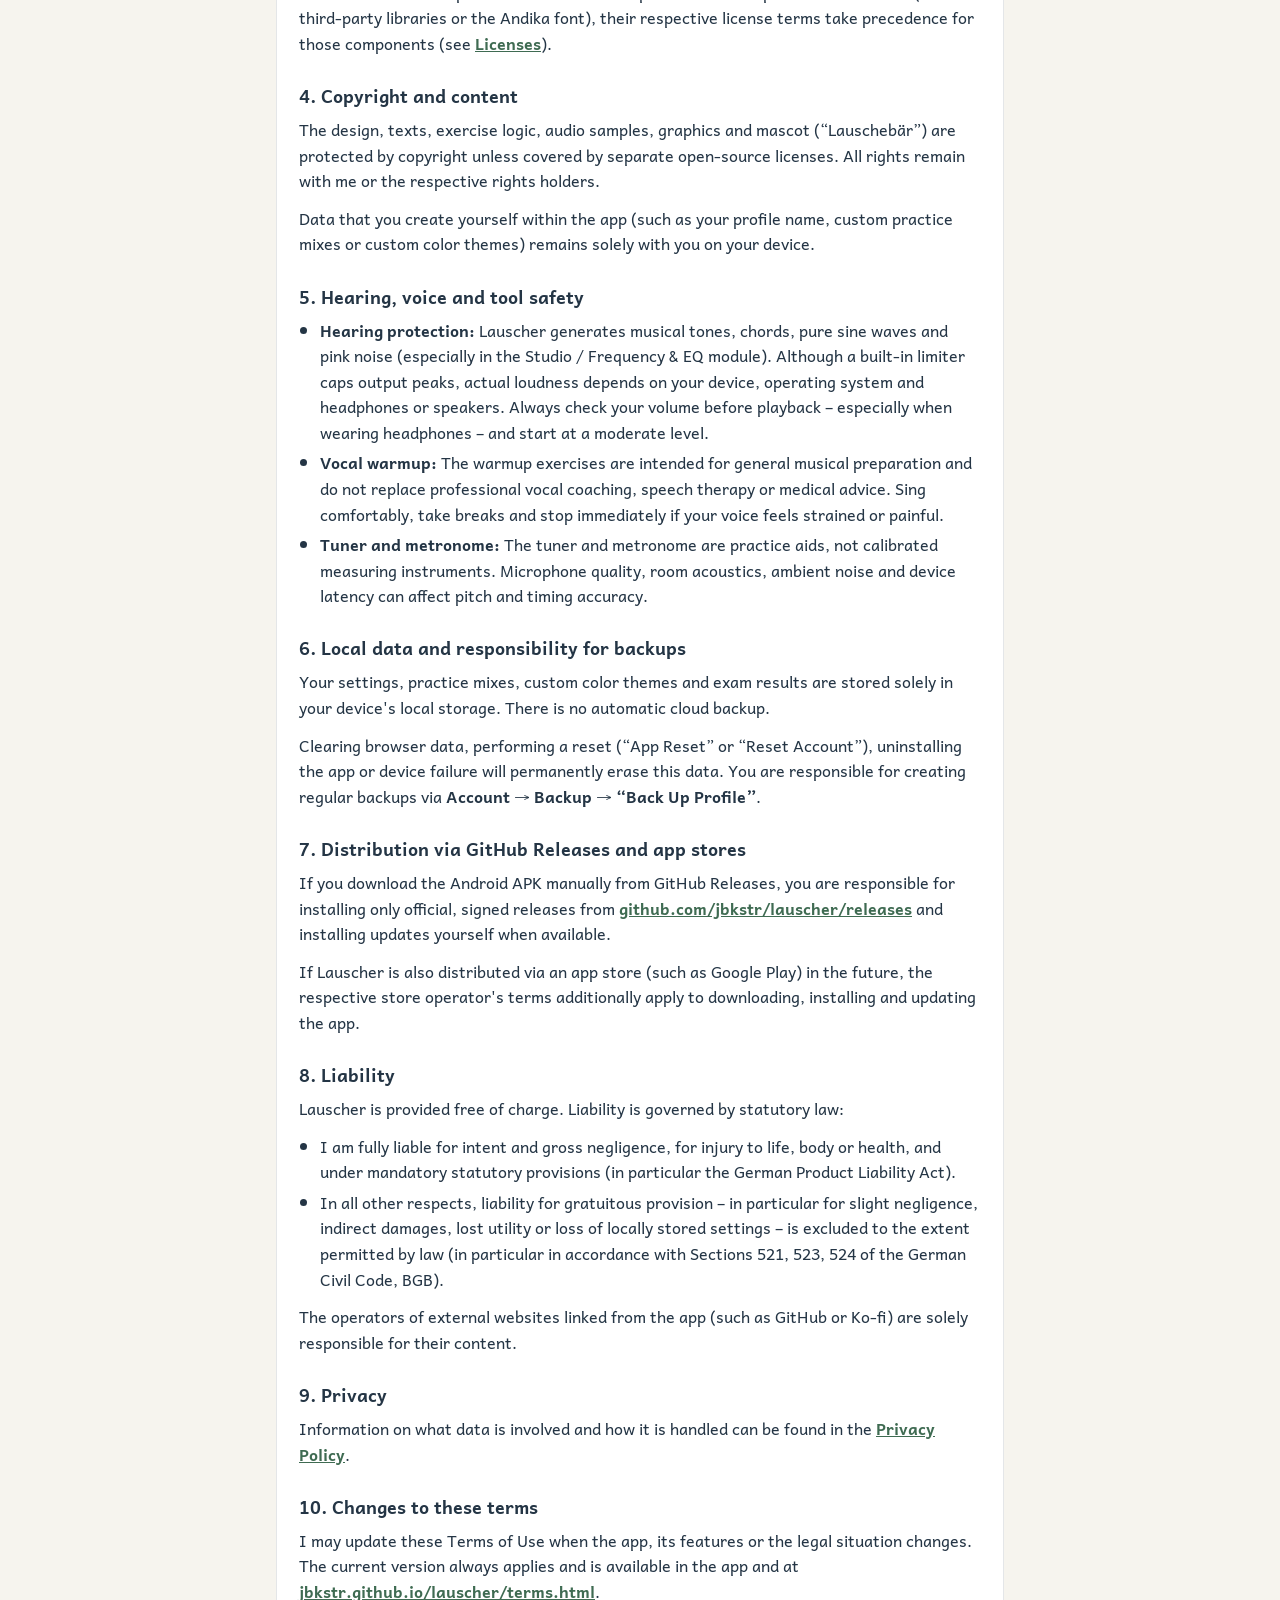
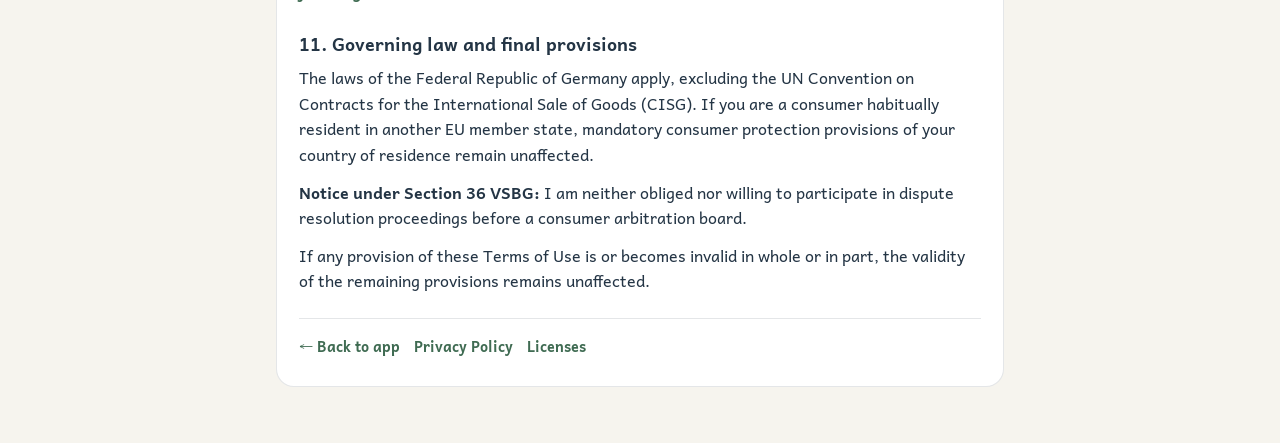
<file: nutzungsbedingungen.html>
<!DOCTYPE html>
<html lang="de">
<head>
  <meta charset="utf-8">
  <meta name="viewport" content="width=device-width, initial-scale=1">
  <title>Nutzungsbedingungen – Lauscher</title>
  <meta name="description" content="Nutzungsbedingungen der App Lauscher (Gehörbildung & Musiktheorie).">
  <!-- Öffentliche Fassung der Nutzungsbedingungen (Adresse u. a. für Google Play / App Store).
       Der Text kommt aus legal.js – dieselbe Quelle wie in der App. -->
  <style>
    @font-face {
      font-family: "Andika";
      src: url("fonts/Andika/Andika-Regular.ttf") format("truetype");
      font-weight: 100 549;
      font-style: normal;
      font-display: swap;
    }
    @font-face {
      font-family: "Andika";
      src: url("fonts/Andika/Andika-Bold.ttf") format("truetype");
      font-weight: 550 1000;
      font-style: normal;
      font-display: swap;
    }
    @font-face {
      font-family: "Andika";
      src: url("fonts/Andika/Andika-BoldItalic.ttf") format("truetype");
      font-weight: 550 1000;
      font-style: italic;
      font-display: swap;
    }
    :root {
      --bg: #F6F4EE;
      --card: #FFFFFF;
      --ink: #243545;
      --muted: #6B7280;
      --accent: #3F6B52;
      --border: rgba(36, 53, 69, 0.12);
      --draft-bg: #FCE3DA;
      --draft-ink: #A6412A;
      --head-bg: #EEF2EE;
    }
    @media (prefers-color-scheme: dark) {
      :root {
        --bg: #161B22;
        --card: #1F2630;
        --ink: #E6E9EE;
        --muted: #A3ABB8;
        --accent: #9CC9AC;
        --border: rgba(230, 233, 238, 0.14);
        --draft-bg: #4A2A22;
        --draft-ink: #FFB8A3;
        --head-bg: #263040;
      }
    }
    * { box-sizing: border-box; }
    body {
      margin: 0;
      background: var(--bg);
      color: var(--ink);
      font-family: "Andika", system-ui, sans-serif;
      font-size: 16px;
      line-height: 1.6;
    }
    main {
      max-width: 760px;
      margin: 0 auto;
      padding: 28px 16px 56px;
    }
    .card {
      background: var(--card);
      border: 1px solid var(--border);
      border-radius: 18px;
      padding: 24px 22px 28px;
    }
    .top {
      display: flex;
      align-items: center;
      justify-content: space-between;
      gap: 12px;
      margin-bottom: 18px;
      flex-wrap: wrap;
    }
    .brand {
      display: flex;
      align-items: center;
      gap: 10px;
      font-weight: 700;
      font-style: italic;
      font-size: 1.15rem;
    }
    .brand img {
      width: 40px;
      height: 40px;
      border-radius: 10px;
    }
    .lang-switch a {
      color: var(--accent);
      font-weight: 700;
      text-decoration: none;
      padding: 4px 8px;
      border-radius: 8px;
    }
    .lang-switch a[aria-current="true"] {
      background: var(--head-bg);
      color: var(--ink);
    }
    h1 { margin: 0 0 4px; font-size: 1.7rem; line-height: 1.25; }
    .meta { margin: 0 0 14px; color: var(--muted); font-size: 0.9rem; }
    .draft {
      margin: 0 0 14px;
      padding: 8px 12px;
      border-radius: 10px;
      background: var(--draft-bg);
      color: var(--draft-ink);
      font-weight: 700;
      font-size: 0.92rem;
    }
    .note { margin: 0 0 14px; color: var(--muted); font-size: 0.92rem; }
    .legal-doc h3 { margin: 1.6rem 0 0.4rem; font-size: 1.12rem; }
    .legal-doc p, .legal-doc ul { margin: 0 0 0.75rem; }
    .legal-doc ul { padding-inline-start: 1.3rem; }
    .legal-doc li { margin-bottom: 0.3rem; }
    .legal-doc a { color: var(--accent); font-weight: 700; overflow-wrap: anywhere; }
    .legal-table-wrap { overflow-x: auto; margin: 0 0 0.75rem; }
    .legal-doc table { width: 100%; border-collapse: collapse; font-size: 0.92rem; overflow-wrap: normal; }
    .legal-doc th, .legal-doc td { -webkit-hyphens: auto; hyphens: auto; }
    .legal-doc th, .legal-doc td {
      padding: 7px 9px;
      border: 1px solid var(--border);
      text-align: start;
      vertical-align: top;
    }
    .legal-doc th { background: var(--head-bg); }
    .legal-footer {
      margin-top: 24px;
      padding-top: 16px;
      border-top: 1px solid var(--border);
      display: flex;
      flex-wrap: wrap;
      gap: 14px;
      font-size: 0.9rem;
    }
    .legal-footer a {
      color: var(--accent);
      font-weight: 700;
      text-decoration: none;
    }
    .legal-footer a:hover { text-decoration: underline; }
    noscript p { color: var(--draft-ink); font-weight: 700; }
  </style>
</head>
<body>
  <main>
    <div class="card">
      <div class="top">
        <div class="brand"><img src="icons/app-icon.jpg" alt="" width="40" height="40"><span>Lauscher</span></div>
        <nav class="lang-switch" aria-label="Sprache / Language">
          <a href="?lang=de" data-lang="de">Deutsch</a>
          <a href="?lang=en" data-lang="en">English</a>
        </nav>
      </div>
      <h1 id="legalTitle">Nutzungsbedingungen</h1>
      <p id="legalMeta" class="meta"></p>
      <p id="legalDraft" class="draft" hidden></p>
      <p id="legalLangNotice" class="note" hidden></p>
      <div id="legalContent" class="legal-doc">
        <noscript><p>Bitte JavaScript aktivieren, um die Nutzungsbedingungen anzuzeigen. / Please enable JavaScript to view the terms of use.</p></noscript>
      </div>
      <nav class="legal-footer" aria-label="Weitere Seiten">
        <a id="legalAppLink" href="./">← Zur App</a>
        <a id="legalSiblingLink" href="datenschutz.html">Datenschutzerklärung</a>
        <a id="legalLicensesLink" href="lizenzen.html">Lizenzen</a>
      </nav>
    </div>
  </main>

  <script src="legal.js"></script>
  <script>
    (function () {
      var params = new URLSearchParams(window.location.search);
      var requested = params.get("lang");
      var browserLang = (navigator.language || "de").slice(0, 2).toLowerCase();
      var lang = requested === "en" || requested === "de" ? requested : (browserLang === "de" ? "de" : "en");
      var doc = getLegalDocument("terms", lang);
      if (!doc) return;
      document.documentElement.lang = doc.lang;
      document.title = doc.title + " – Lauscher";
      document.getElementById("legalTitle").textContent = doc.title;
      document.getElementById("legalMeta").textContent = doc.updated;
      var draft = document.getElementById("legalDraft");
      draft.textContent = doc.draftNotice || "";
      draft.hidden = !doc.isDraft;
      var langNotice = document.getElementById("legalLangNotice");
      langNotice.textContent = doc.langNotice || "";
      langNotice.hidden = !doc.langNotice;
      document.getElementById("legalContent").innerHTML = doc.html;
      document.querySelectorAll(".lang-switch a").forEach(function (a) {
        a.setAttribute("aria-current", String(a.dataset.lang === doc.lang));
      });
      var appLink = document.getElementById("legalAppLink");
      var siblingLink = document.getElementById("legalSiblingLink");
      var licensesLink = document.getElementById("legalLicensesLink");
      if (doc.lang === "en") {
        if (appLink) appLink.textContent = "← Back to app";
        if (siblingLink) {
          siblingLink.textContent = "Privacy Policy";
          siblingLink.href = "datenschutz.html?lang=en";
        }
        if (licensesLink) {
          licensesLink.textContent = "Licenses";
          licensesLink.href = "lizenzen.html?lang=en";
        }
      }
    })();
  </script>
</body>
</html>
</file>
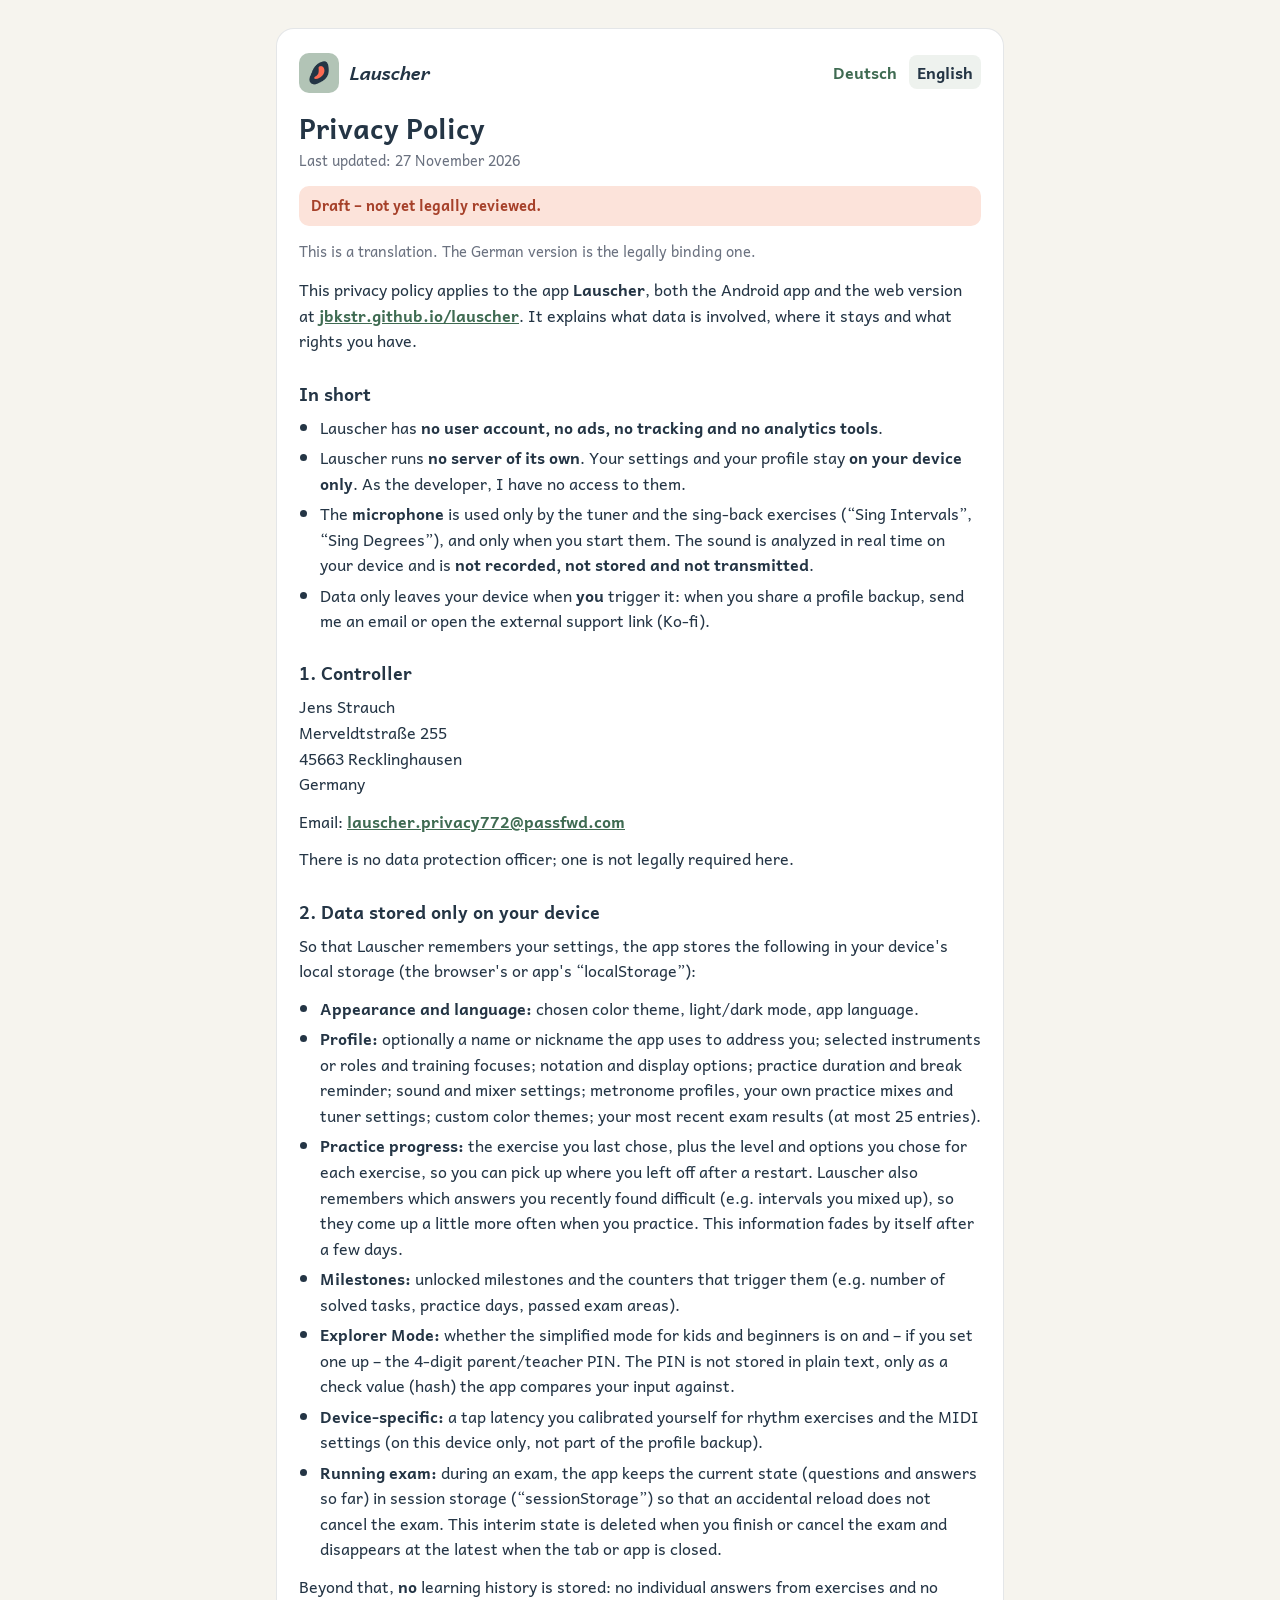
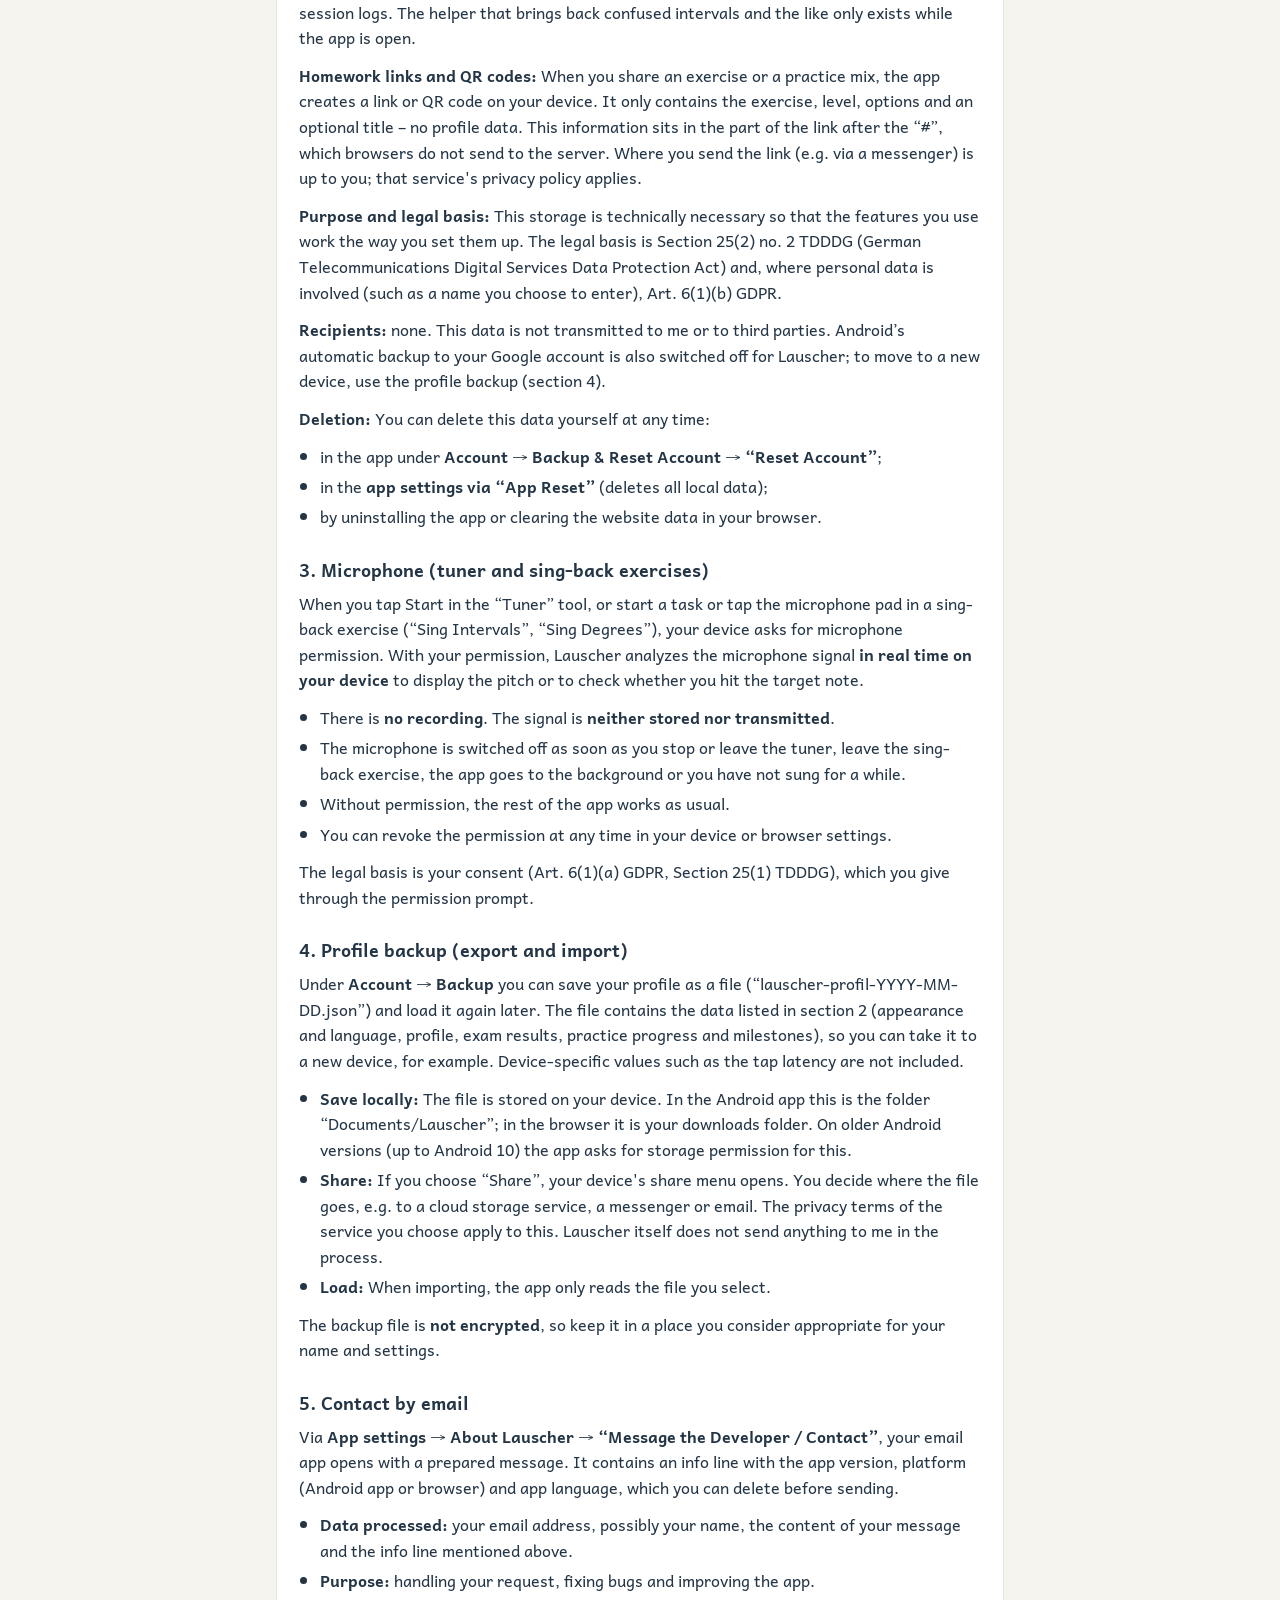
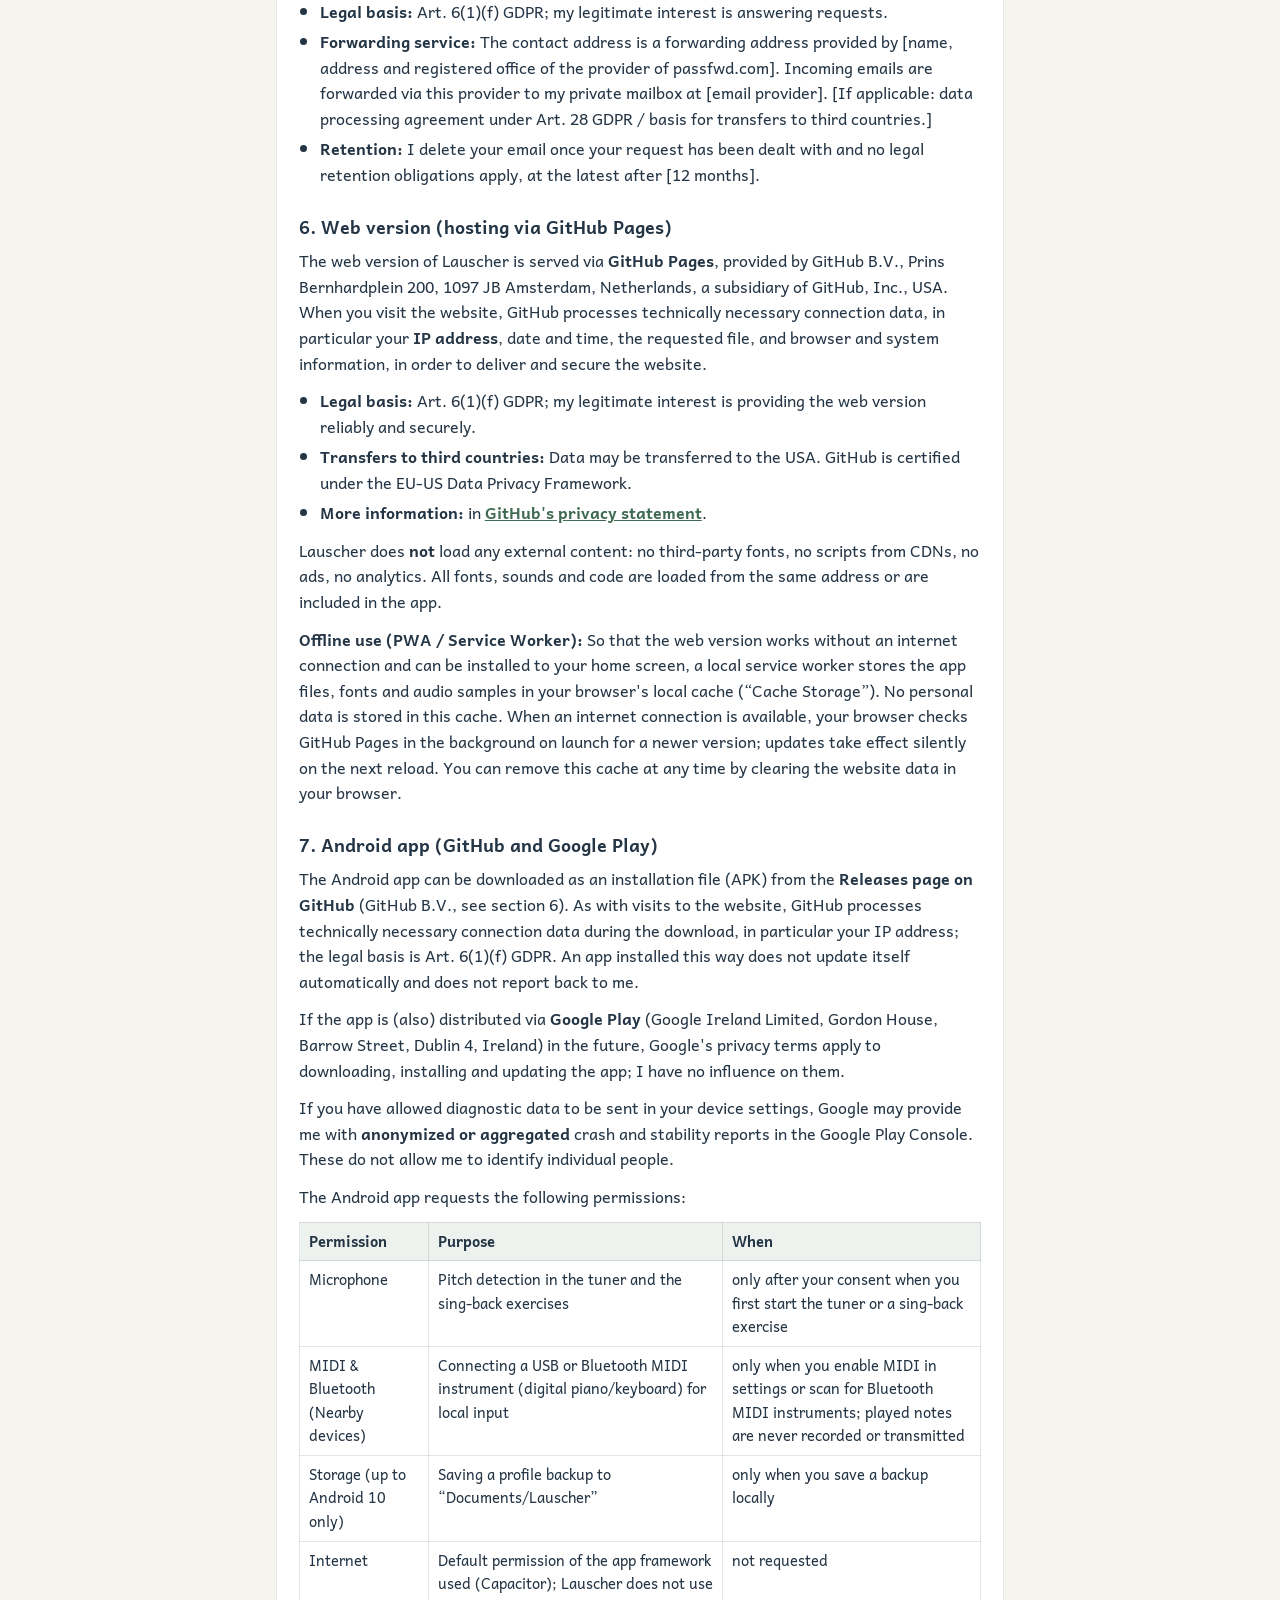
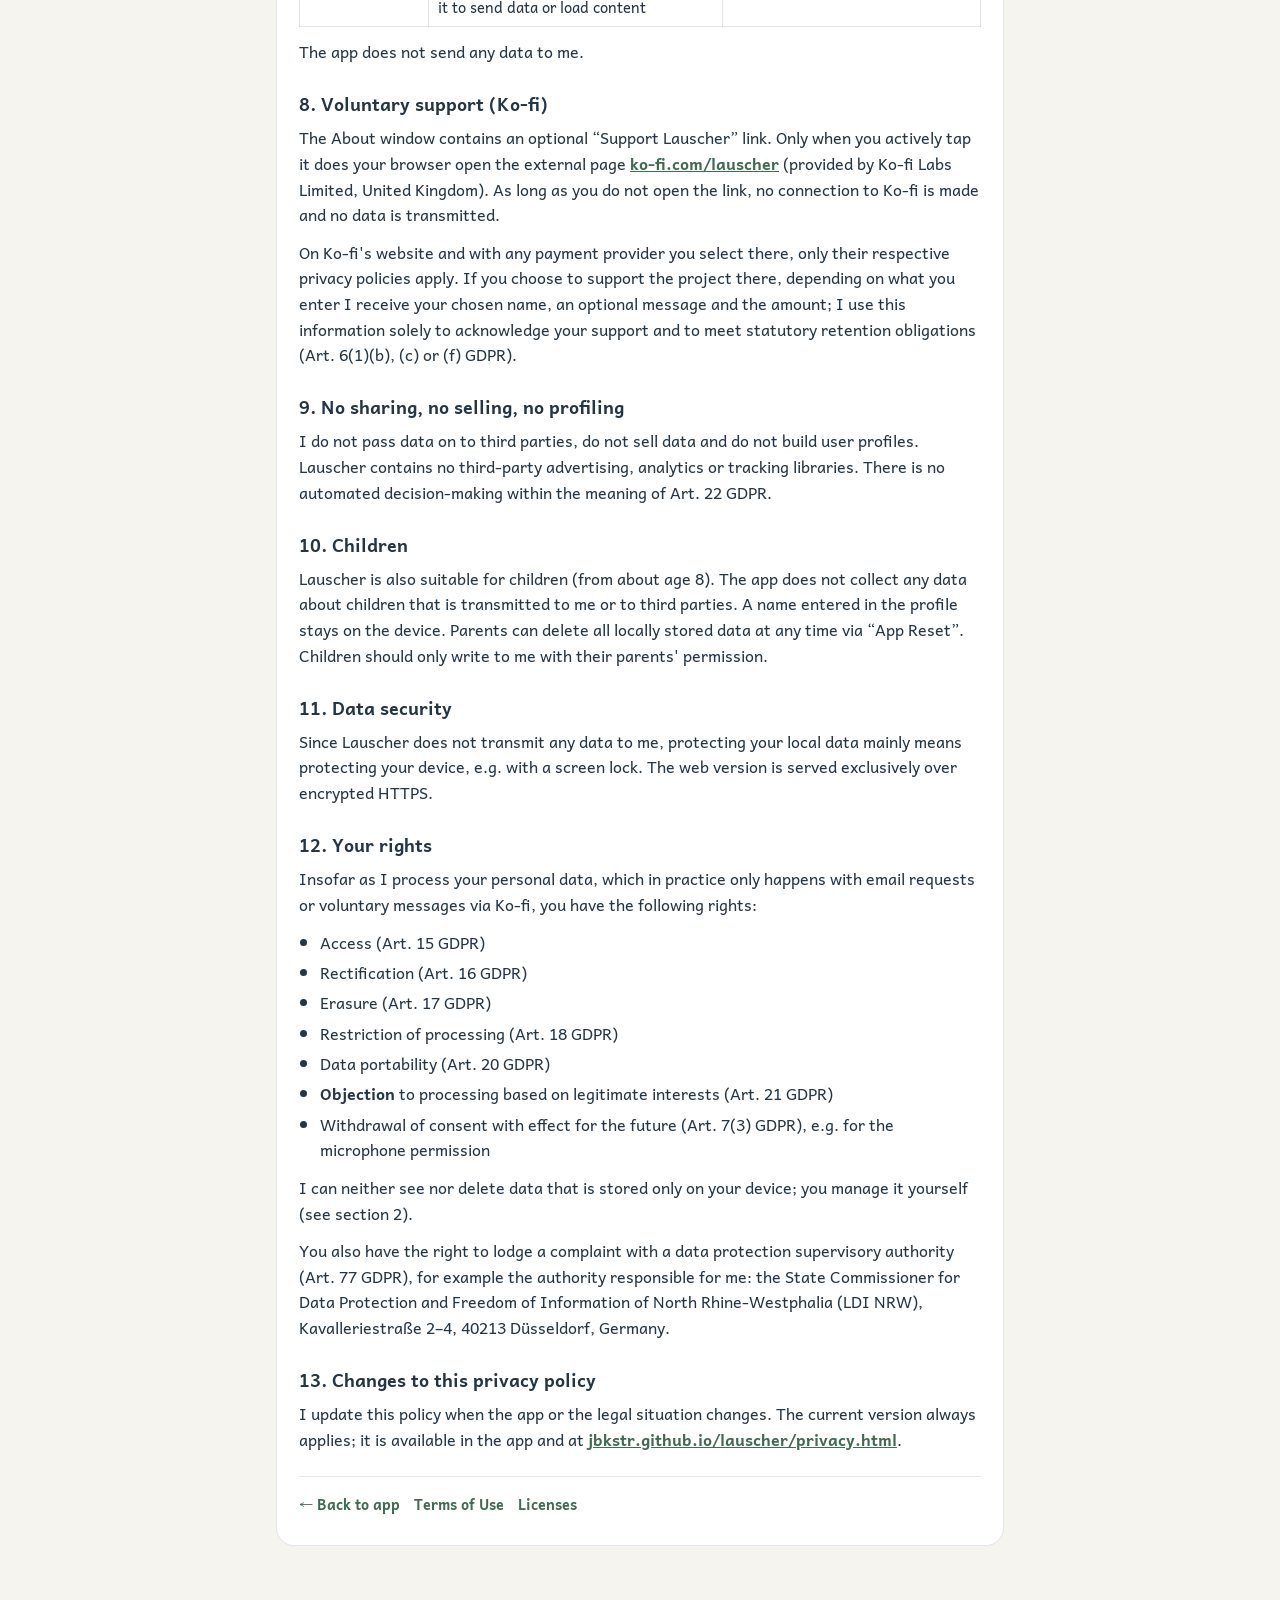
<file: privacy.html>
<!DOCTYPE html>
<html lang="de">
<head>
  <meta charset="utf-8">
  <meta name="viewport" content="width=device-width, initial-scale=1">
  <link rel="icon" type="image/png" sizes="32x32" href="icons/favicon-32.png">
  <link rel="icon" type="image/png" sizes="64x64" href="icons/favicon-64.png">
  <title>Datenschutzerklärung – Lauscher</title>
  <meta name="description" content="Datenschutzerklärung der App Lauscher (Gehörbildung & Musiktheorie).">
  <!-- Öffentliche Fassung der Datenschutzerklärung (Adresse für Google Play Console / App Store Connect).
       Der Text kommt aus legal.js – dieselbe Quelle wie in der App. -->
  <style>
    @font-face {
      font-family: "Andika";
      src: url("fonts/Andika/Andika-Regular.ttf") format("truetype");
      font-weight: 100 549;
      font-style: normal;
      font-display: swap;
    }
    @font-face {
      font-family: "Andika";
      src: url("fonts/Andika/Andika-Bold.ttf") format("truetype");
      font-weight: 550 1000;
      font-style: normal;
      font-display: swap;
    }
    @font-face {
      font-family: "Andika";
      src: url("fonts/Andika/Andika-BoldItalic.ttf") format("truetype");
      font-weight: 550 1000;
      font-style: italic;
      font-display: swap;
    }
    :root {
      --bg: #F6F4EE;
      --card: #FFFFFF;
      --ink: #243545;
      --muted: #6B7280;
      --accent: #3F6B52;
      --border: rgba(36, 53, 69, 0.12);
      --draft-bg: #FCE3DA;
      --draft-ink: #A6412A;
      --head-bg: #EEF2EE;
    }
    @media (prefers-color-scheme: dark) {
      :root {
        --bg: #161B22;
        --card: #1F2630;
        --ink: #E6E9EE;
        --muted: #A3ABB8;
        --accent: #9CC9AC;
        --border: rgba(230, 233, 238, 0.14);
        --draft-bg: #4A2A22;
        --draft-ink: #FFB8A3;
        --head-bg: #263040;
      }
    }
    * { box-sizing: border-box; }
    body {
      margin: 0;
      background: var(--bg);
      color: var(--ink);
      font-family: "Andika", system-ui, sans-serif;
      font-size: 16px;
      line-height: 1.6;
    }
    main {
      max-width: 760px;
      margin: 0 auto;
      padding: 28px 16px 56px;
    }
    .card {
      background: var(--card);
      border: 1px solid var(--border);
      border-radius: 18px;
      padding: 24px 22px 28px;
    }
    .top {
      display: flex;
      align-items: center;
      justify-content: space-between;
      gap: 12px;
      margin-bottom: 18px;
      flex-wrap: wrap;
    }
    .brand {
      display: flex;
      align-items: center;
      gap: 10px;
      font-weight: 700;
      font-style: italic;
      font-size: 1.15rem;
    }
    .brand img {
      width: 40px;
      height: 40px;
      border-radius: 10px;
    }
    .lang-switch a {
      color: var(--accent);
      font-weight: 700;
      text-decoration: none;
      padding: 4px 8px;
      border-radius: 8px;
    }
    .lang-switch a[aria-current="true"] {
      background: var(--head-bg);
      color: var(--ink);
    }
    h1 { margin: 0 0 4px; font-size: 1.7rem; line-height: 1.25; }
    .meta { margin: 0 0 14px; color: var(--muted); font-size: 0.9rem; }
    .draft {
      margin: 0 0 14px;
      padding: 8px 12px;
      border-radius: 10px;
      background: var(--draft-bg);
      color: var(--draft-ink);
      font-weight: 700;
      font-size: 0.92rem;
    }
    .note { margin: 0 0 14px; color: var(--muted); font-size: 0.92rem; }
    .legal-doc h3 { margin: 1.6rem 0 0.4rem; font-size: 1.12rem; }
    .legal-doc p, .legal-doc ul { margin: 0 0 0.75rem; }
    .legal-doc ul { padding-inline-start: 1.3rem; }
    .legal-doc li { margin-bottom: 0.3rem; }
    .legal-doc a { color: var(--accent); font-weight: 700; overflow-wrap: anywhere; }
    .legal-table-wrap { overflow-x: auto; margin: 0 0 0.75rem; }
    .legal-doc table { width: 100%; border-collapse: collapse; font-size: 0.92rem; overflow-wrap: normal; }
    .legal-doc th, .legal-doc td { -webkit-hyphens: auto; hyphens: auto; }
    .legal-doc th, .legal-doc td {
      padding: 7px 9px;
      border: 1px solid var(--border);
      text-align: start;
      vertical-align: top;
    }
    .legal-doc th { background: var(--head-bg); }
    .legal-footer {
      margin-top: 24px;
      padding-top: 16px;
      border-top: 1px solid var(--border);
      display: flex;
      flex-wrap: wrap;
      gap: 14px;
      font-size: 0.9rem;
    }
    .legal-footer a {
      color: var(--accent);
      font-weight: 700;
      text-decoration: none;
    }
    .legal-footer a:hover { text-decoration: underline; }
    noscript p { color: var(--draft-ink); font-weight: 700; }
  </style>
</head>
<body>
  <main>
    <div class="card">
      <div class="top">
        <div class="brand"><img src="icons/app-icon.jpg" alt="" width="40" height="40"><span>Lauscher</span></div>
        <nav class="lang-switch" aria-label="Sprache / Language">
          <a href="?lang=de" data-lang="de">Deutsch</a>
          <a href="?lang=en" data-lang="en">English</a>
        </nav>
      </div>
      <h1 id="legalTitle">Datenschutzerklärung</h1>
      <p id="legalMeta" class="meta"></p>
      <p id="legalDraft" class="draft" hidden></p>
      <p id="legalLangNotice" class="note" hidden></p>
      <div id="legalContent" class="legal-doc">
        <noscript><p>Bitte JavaScript aktivieren, um die Datenschutzerklärung anzuzeigen. / Please enable JavaScript to view the privacy policy.</p></noscript>
      </div>
      <nav class="legal-footer" aria-label="Weitere Seiten">
        <a id="legalAppLink" href="./">← Zur App</a>
        <a id="legalSiblingLink" href="terms.html">Nutzungsbedingungen</a>
        <a id="legalLicensesLink" href="licenses.html">Lizenzen</a>
      </nav>
    </div>
  </main>

  <script src="legal.js"></script>
  <script>
    (function () {
      var params = new URLSearchParams(window.location.search);
      var requested = params.get("lang");
      var browserLang = (navigator.language || "de").slice(0, 2).toLowerCase();
      var lang = requested === "en" || requested === "de" ? requested : (browserLang === "de" ? "de" : "en");
      var doc = getLegalDocument("privacy", lang);
      if (!doc) return;
      document.documentElement.lang = doc.lang;
      document.title = doc.title + " – Lauscher";
      document.getElementById("legalTitle").textContent = doc.title;
      document.getElementById("legalMeta").textContent = doc.updated;
      var draft = document.getElementById("legalDraft");
      draft.textContent = doc.draftNotice || "";
      draft.hidden = !doc.isDraft;
      var langNotice = document.getElementById("legalLangNotice");
      langNotice.textContent = doc.langNotice || "";
      langNotice.hidden = !doc.langNotice;
      document.getElementById("legalContent").innerHTML = doc.html;
      document.querySelectorAll(".lang-switch a").forEach(function (a) {
        a.setAttribute("aria-current", String(a.dataset.lang === doc.lang));
      });
      var appLink = document.getElementById("legalAppLink");
      var siblingLink = document.getElementById("legalSiblingLink");
      var licensesLink = document.getElementById("legalLicensesLink");
      if (doc.lang === "en") {
        if (appLink) appLink.textContent = "← Back to app";
        if (siblingLink) {
          siblingLink.textContent = "Terms of Use";
          siblingLink.href = "terms.html?lang=en";
        }
        if (licensesLink) {
          licensesLink.textContent = "Licenses";
          licensesLink.href = "licenses.html?lang=en";
        }
      }
    })();
  </script>
</body>
</html>
</file>
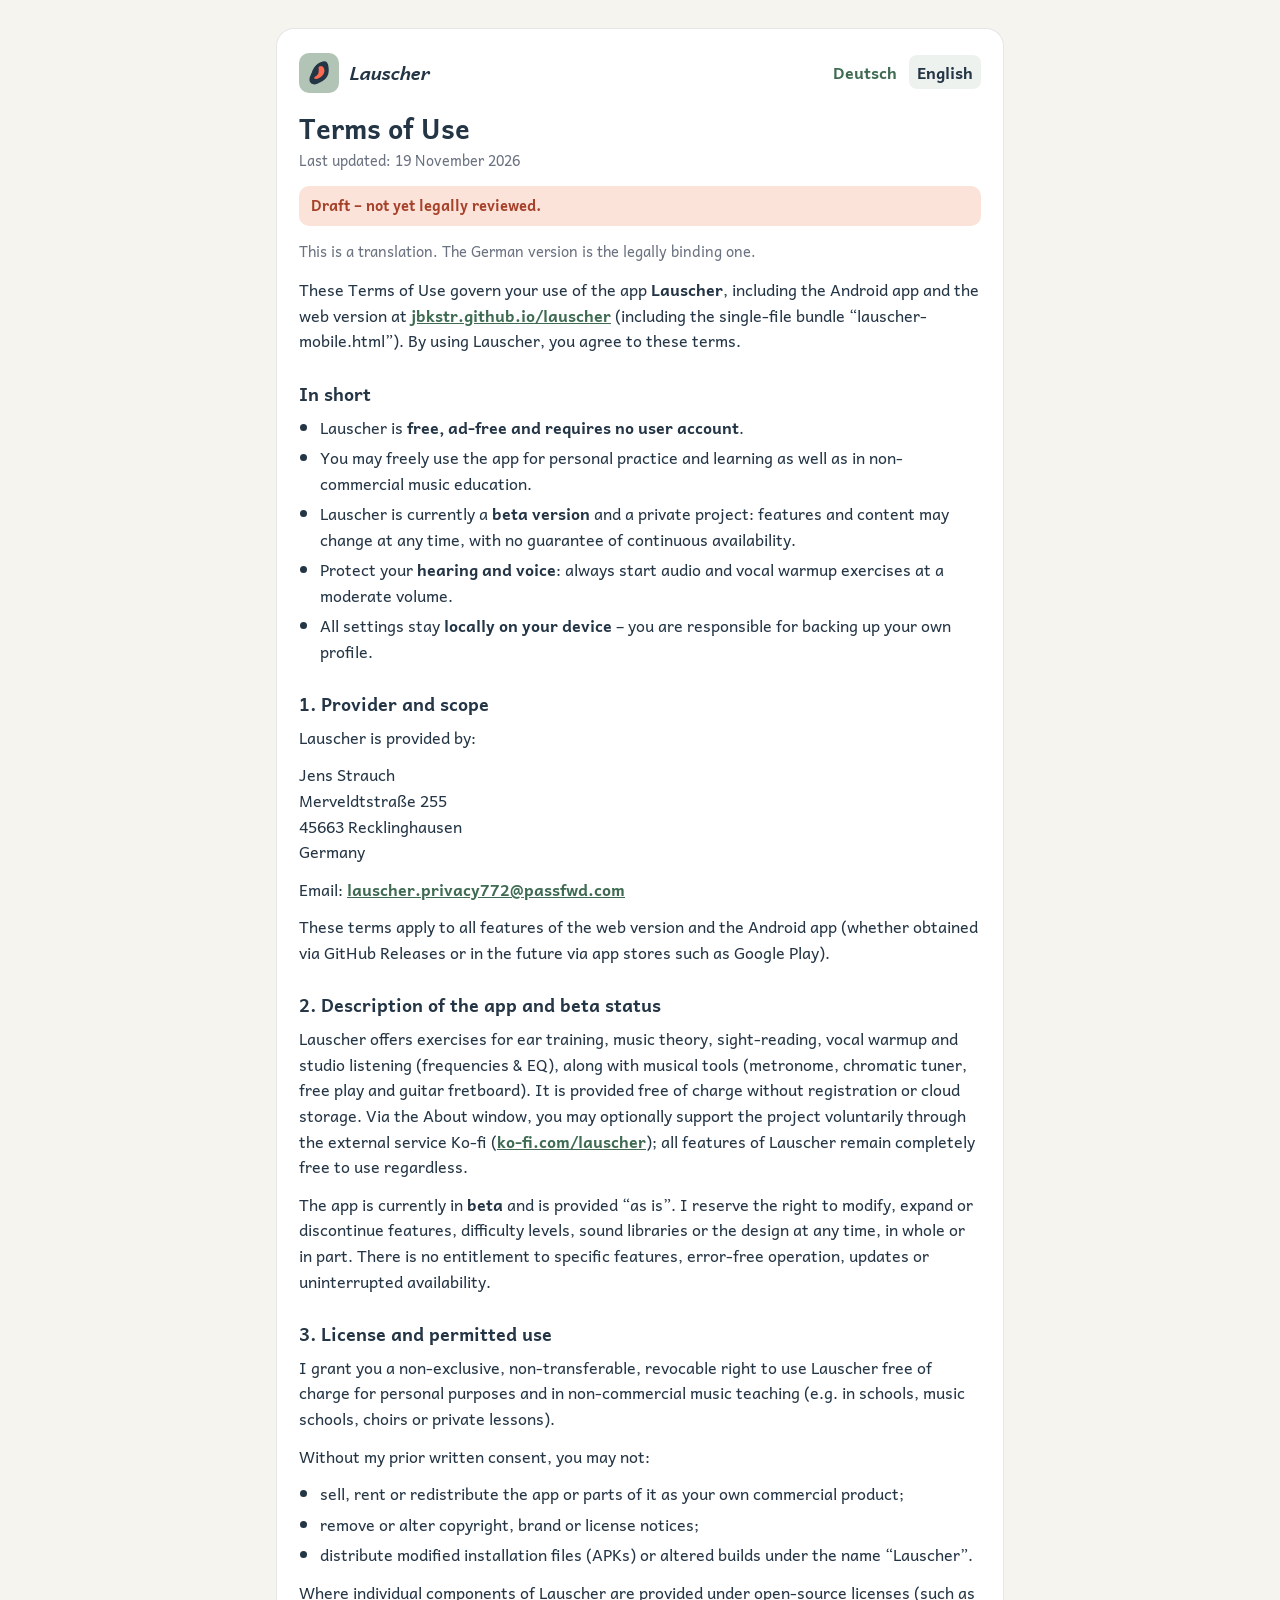
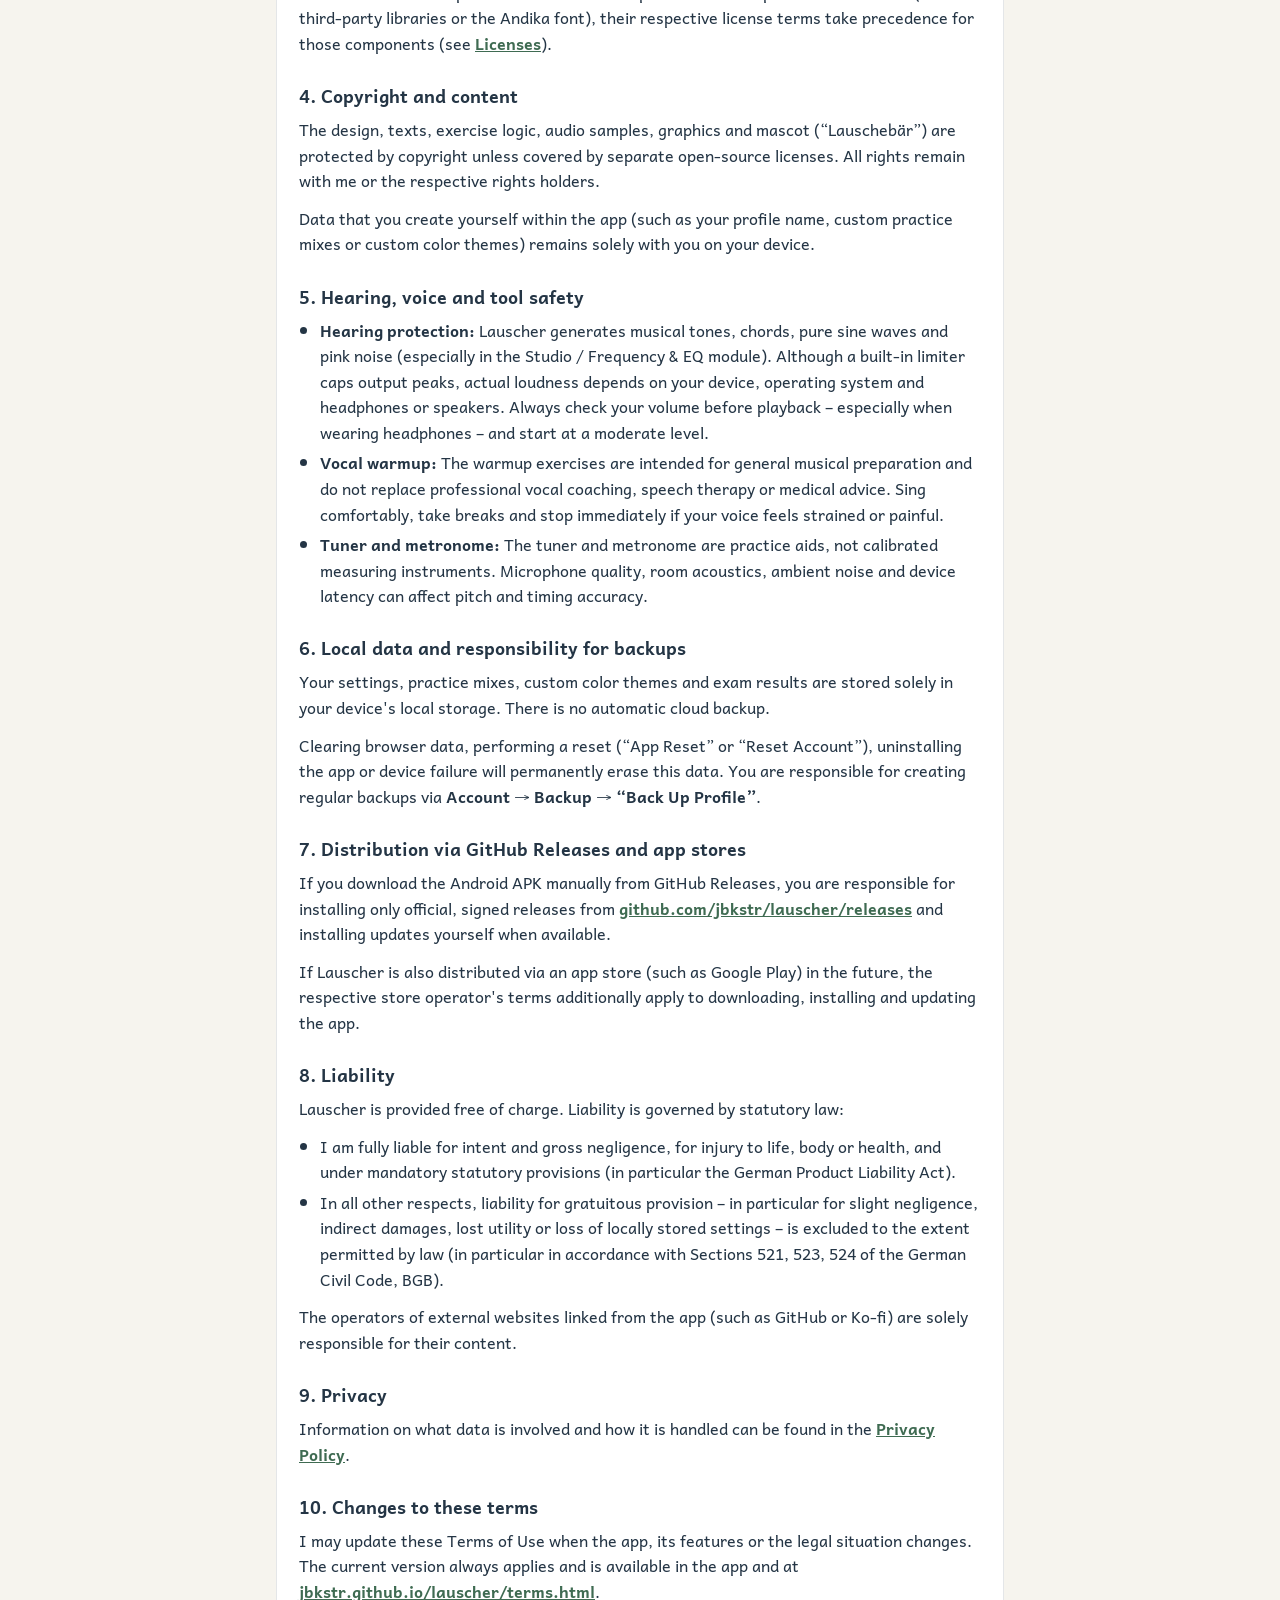
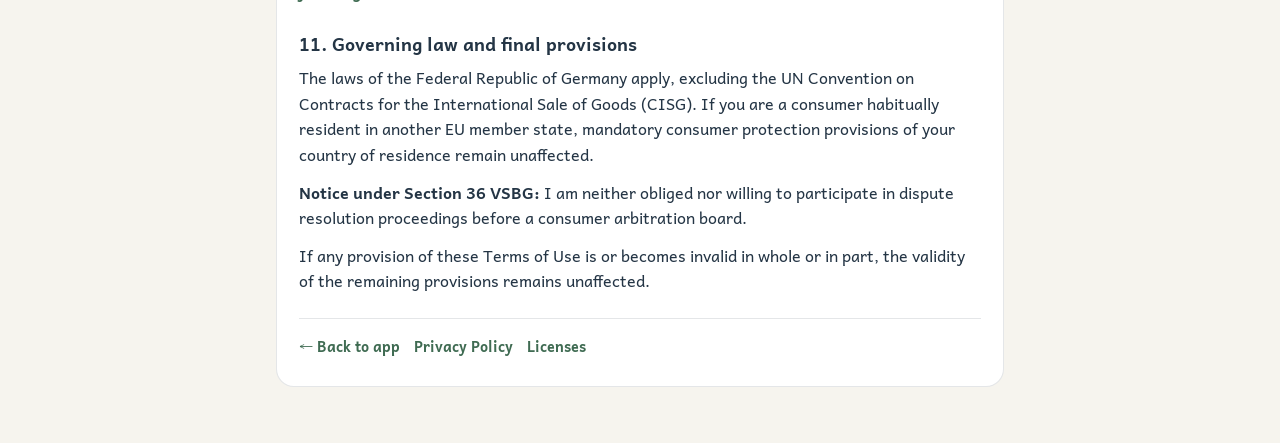
<file: terms.html>
<!DOCTYPE html>
<html lang="de">
<head>
  <meta charset="utf-8">
  <meta name="viewport" content="width=device-width, initial-scale=1">
  <link rel="icon" type="image/png" sizes="32x32" href="icons/favicon-32.png">
  <link rel="icon" type="image/png" sizes="64x64" href="icons/favicon-64.png">
  <title>Nutzungsbedingungen – Lauscher</title>
  <meta name="description" content="Nutzungsbedingungen der App Lauscher (Gehörbildung & Musiktheorie).">
  <!-- Öffentliche Fassung der Nutzungsbedingungen (Adresse u. a. für Google Play / App Store).
       Der Text kommt aus legal.js – dieselbe Quelle wie in der App. -->
  <style>
    @font-face {
      font-family: "Andika";
      src: url("fonts/Andika/Andika-Regular.ttf") format("truetype");
      font-weight: 100 549;
      font-style: normal;
      font-display: swap;
    }
    @font-face {
      font-family: "Andika";
      src: url("fonts/Andika/Andika-Bold.ttf") format("truetype");
      font-weight: 550 1000;
      font-style: normal;
      font-display: swap;
    }
    @font-face {
      font-family: "Andika";
      src: url("fonts/Andika/Andika-BoldItalic.ttf") format("truetype");
      font-weight: 550 1000;
      font-style: italic;
      font-display: swap;
    }
    :root {
      --bg: #F6F4EE;
      --card: #FFFFFF;
      --ink: #243545;
      --muted: #6B7280;
      --accent: #3F6B52;
      --border: rgba(36, 53, 69, 0.12);
      --draft-bg: #FCE3DA;
      --draft-ink: #A6412A;
      --head-bg: #EEF2EE;
    }
    @media (prefers-color-scheme: dark) {
      :root {
        --bg: #161B22;
        --card: #1F2630;
        --ink: #E6E9EE;
        --muted: #A3ABB8;
        --accent: #9CC9AC;
        --border: rgba(230, 233, 238, 0.14);
        --draft-bg: #4A2A22;
        --draft-ink: #FFB8A3;
        --head-bg: #263040;
      }
    }
    * { box-sizing: border-box; }
    body {
      margin: 0;
      background: var(--bg);
      color: var(--ink);
      font-family: "Andika", system-ui, sans-serif;
      font-size: 16px;
      line-height: 1.6;
    }
    main {
      max-width: 760px;
      margin: 0 auto;
      padding: 28px 16px 56px;
    }
    .card {
      background: var(--card);
      border: 1px solid var(--border);
      border-radius: 18px;
      padding: 24px 22px 28px;
    }
    .top {
      display: flex;
      align-items: center;
      justify-content: space-between;
      gap: 12px;
      margin-bottom: 18px;
      flex-wrap: wrap;
    }
    .brand {
      display: flex;
      align-items: center;
      gap: 10px;
      font-weight: 700;
      font-style: italic;
      font-size: 1.15rem;
    }
    .brand img {
      width: 40px;
      height: 40px;
      border-radius: 10px;
    }
    .lang-switch a {
      color: var(--accent);
      font-weight: 700;
      text-decoration: none;
      padding: 4px 8px;
      border-radius: 8px;
    }
    .lang-switch a[aria-current="true"] {
      background: var(--head-bg);
      color: var(--ink);
    }
    h1 { margin: 0 0 4px; font-size: 1.7rem; line-height: 1.25; }
    .meta { margin: 0 0 14px; color: var(--muted); font-size: 0.9rem; }
    .draft {
      margin: 0 0 14px;
      padding: 8px 12px;
      border-radius: 10px;
      background: var(--draft-bg);
      color: var(--draft-ink);
      font-weight: 700;
      font-size: 0.92rem;
    }
    .note { margin: 0 0 14px; color: var(--muted); font-size: 0.92rem; }
    .legal-doc h3 { margin: 1.6rem 0 0.4rem; font-size: 1.12rem; }
    .legal-doc p, .legal-doc ul { margin: 0 0 0.75rem; }
    .legal-doc ul { padding-inline-start: 1.3rem; }
    .legal-doc li { margin-bottom: 0.3rem; }
    .legal-doc a { color: var(--accent); font-weight: 700; overflow-wrap: anywhere; }
    .legal-table-wrap { overflow-x: auto; margin: 0 0 0.75rem; }
    .legal-doc table { width: 100%; border-collapse: collapse; font-size: 0.92rem; overflow-wrap: normal; }
    .legal-doc th, .legal-doc td { -webkit-hyphens: auto; hyphens: auto; }
    .legal-doc th, .legal-doc td {
      padding: 7px 9px;
      border: 1px solid var(--border);
      text-align: start;
      vertical-align: top;
    }
    .legal-doc th { background: var(--head-bg); }
    .legal-footer {
      margin-top: 24px;
      padding-top: 16px;
      border-top: 1px solid var(--border);
      display: flex;
      flex-wrap: wrap;
      gap: 14px;
      font-size: 0.9rem;
    }
    .legal-footer a {
      color: var(--accent);
      font-weight: 700;
      text-decoration: none;
    }
    .legal-footer a:hover { text-decoration: underline; }
    noscript p { color: var(--draft-ink); font-weight: 700; }
  </style>
</head>
<body>
  <main>
    <div class="card">
      <div class="top">
        <div class="brand"><img src="icons/app-icon.jpg" alt="" width="40" height="40"><span>Lauscher</span></div>
        <nav class="lang-switch" aria-label="Sprache / Language">
          <a href="?lang=de" data-lang="de">Deutsch</a>
          <a href="?lang=en" data-lang="en">English</a>
        </nav>
      </div>
      <h1 id="legalTitle">Nutzungsbedingungen</h1>
      <p id="legalMeta" class="meta"></p>
      <p id="legalDraft" class="draft" hidden></p>
      <p id="legalLangNotice" class="note" hidden></p>
      <div id="legalContent" class="legal-doc">
        <noscript><p>Bitte JavaScript aktivieren, um die Nutzungsbedingungen anzuzeigen. / Please enable JavaScript to view the terms of use.</p></noscript>
      </div>
      <nav class="legal-footer" aria-label="Weitere Seiten">
        <a id="legalAppLink" href="./">← Zur App</a>
        <a id="legalSiblingLink" href="privacy.html">Datenschutzerklärung</a>
        <a id="legalLicensesLink" href="licenses.html">Lizenzen</a>
      </nav>
    </div>
  </main>

  <script src="legal.js"></script>
  <script>
    (function () {
      var params = new URLSearchParams(window.location.search);
      var requested = params.get("lang");
      var browserLang = (navigator.language || "de").slice(0, 2).toLowerCase();
      var lang = requested === "en" || requested === "de" ? requested : (browserLang === "de" ? "de" : "en");
      var doc = getLegalDocument("terms", lang);
      if (!doc) return;
      document.documentElement.lang = doc.lang;
      document.title = doc.title + " – Lauscher";
      document.getElementById("legalTitle").textContent = doc.title;
      document.getElementById("legalMeta").textContent = doc.updated;
      var draft = document.getElementById("legalDraft");
      draft.textContent = doc.draftNotice || "";
      draft.hidden = !doc.isDraft;
      var langNotice = document.getElementById("legalLangNotice");
      langNotice.textContent = doc.langNotice || "";
      langNotice.hidden = !doc.langNotice;
      document.getElementById("legalContent").innerHTML = doc.html;
      document.querySelectorAll(".lang-switch a").forEach(function (a) {
        a.setAttribute("aria-current", String(a.dataset.lang === doc.lang));
      });
      var appLink = document.getElementById("legalAppLink");
      var siblingLink = document.getElementById("legalSiblingLink");
      var licensesLink = document.getElementById("legalLicensesLink");
      if (doc.lang === "en") {
        if (appLink) appLink.textContent = "← Back to app";
        if (siblingLink) {
          siblingLink.textContent = "Privacy Policy";
          siblingLink.href = "privacy.html?lang=en";
        }
        if (licensesLink) {
          licensesLink.textContent = "Licenses";
          licensesLink.href = "licenses.html?lang=en";
        }
      }
    })();
  </script>
</body>
</html>
</file>
